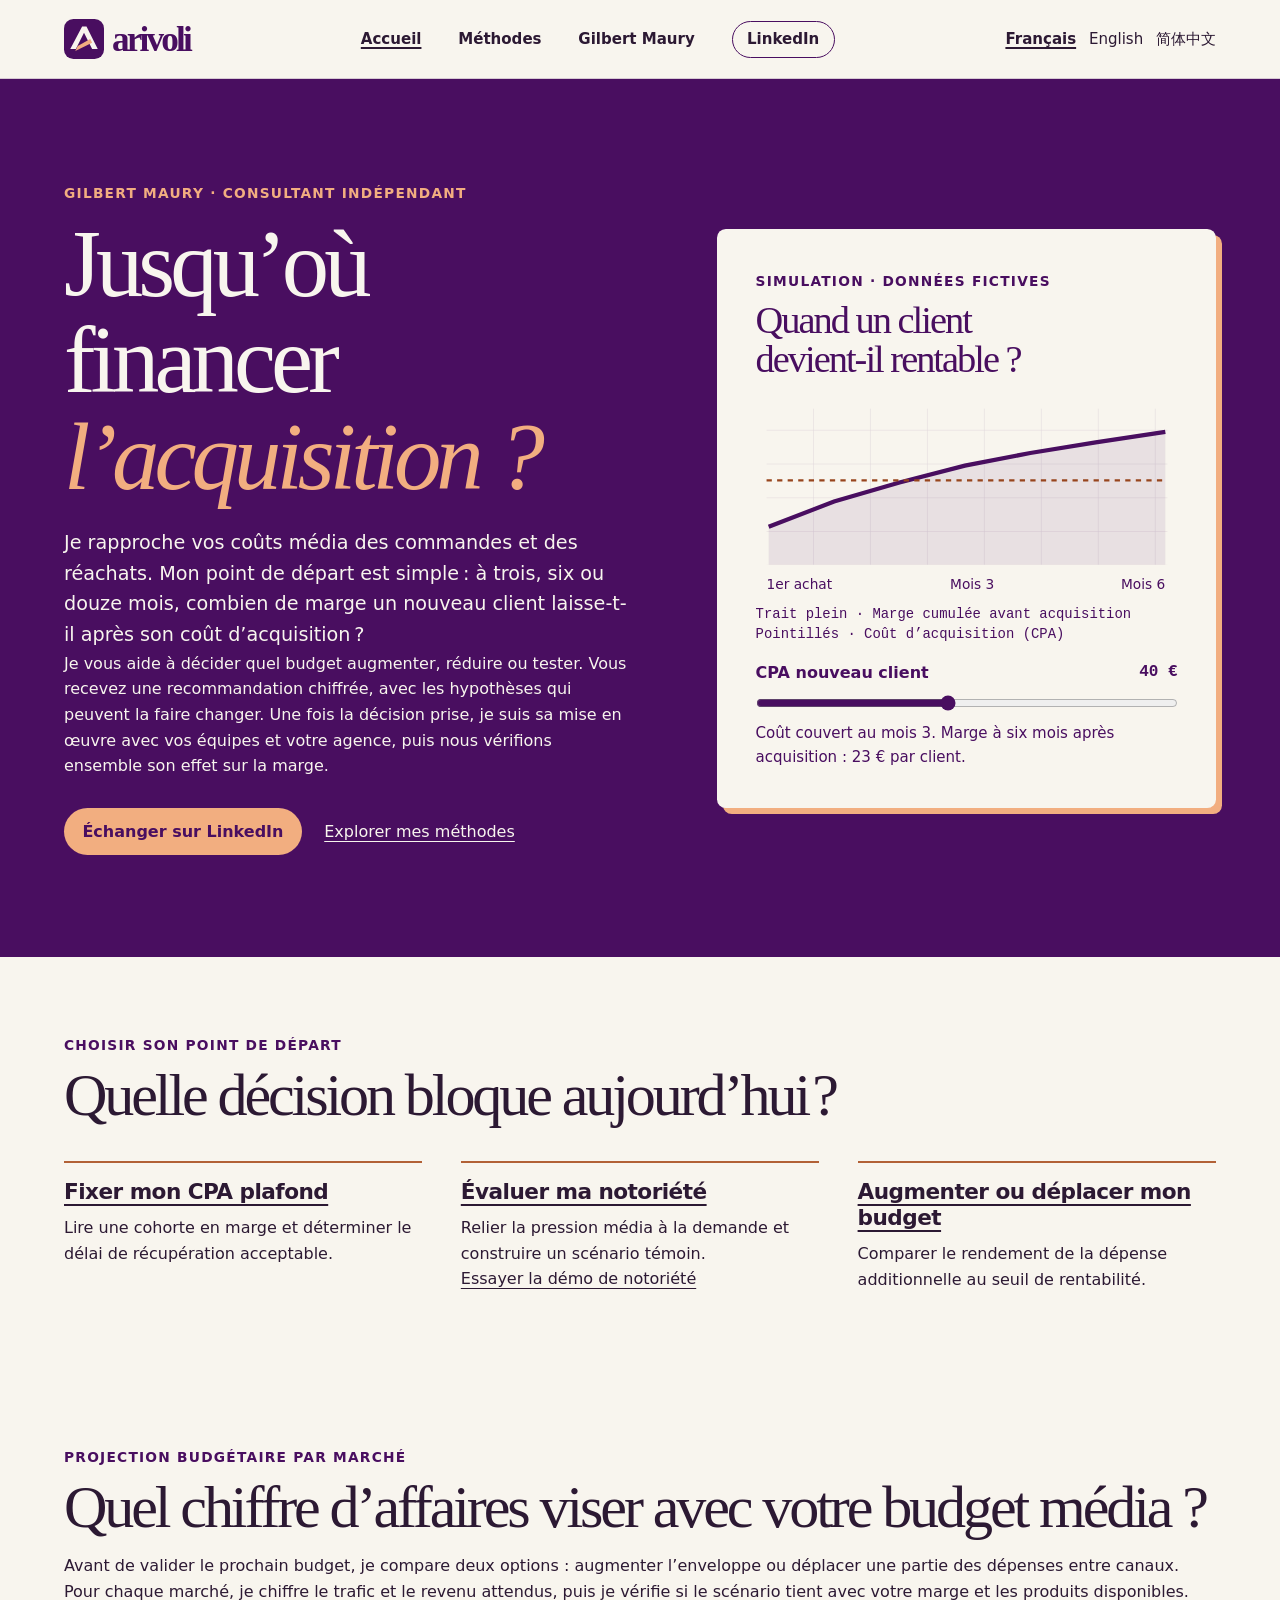
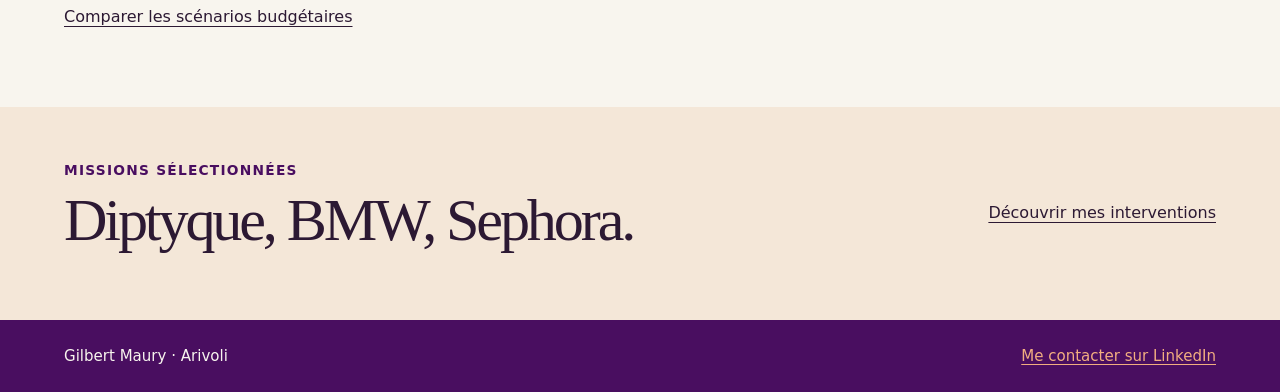
<file: index.html>
<!doctype html>
<html lang="fr"><head><meta charset="utf-8"><meta name="viewport" content="width=device-width, initial-scale=1"><title>Consultant en acquisition et rentabilité e-commerce | Arivoli</title>
<meta name="description" content="Gilbert Maury, consultant indépendant, relie coûts média, commandes et réachats pour fixer un CPA soutenable et piloter la rentabilité e-commerce.">
<meta name="author" content="Gilbert Maury">
<meta property="og:locale" content="fr_FR">
<meta property="og:type" content="website">
<meta property="og:site_name" content="Arivoli">
<meta property="og:title" content="Consultant en acquisition et rentabilité e-commerce | Arivoli">
<meta property="og:description" content="Gilbert Maury, consultant indépendant, relie coûts média, commandes et réachats pour fixer un CPA soutenable et piloter la rentabilité e-commerce.">
<meta property="og:url" content="https://arivoli.fr/">
<script type="application/ld+json">
{
  "@context": "https://schema.org",
  "@graph": [
    {
      "@type": "WebSite",
      "@id": "https://arivoli.fr/#website",
      "name": "Arivoli",
      "url": "https://arivoli.fr/",
      "inLanguage": "fr",
      "publisher": {
        "@id": "https://arivoli.fr/gilbert-maury.html#gilbert-maury"
      }
    },
    {
      "@type": "Person",
      "@id": "https://arivoli.fr/gilbert-maury.html#gilbert-maury",
      "name": "Gilbert Maury",
      "url": "https://arivoli.fr/gilbert-maury.html",
      "jobTitle": "Consultant indépendant en performance e-commerce",
      "sameAs": [
        "https://www.linkedin.com/in/gilbertmaury/"
      ]
    },
    {
      "@type": "WebPage",
      "@id": "https://arivoli.fr/#webpage",
      "url": "https://arivoli.fr/",
      "name": "Consultant en acquisition et rentabilité e-commerce | Arivoli",
      "description": "Gilbert Maury, consultant indépendant, relie coûts média, commandes et réachats pour fixer un CPA soutenable et piloter la rentabilité e-commerce.",
      "inLanguage": "fr",
      "isPartOf": {
        "@id": "https://arivoli.fr/#website"
      },
      "author": {
        "@id": "https://arivoli.fr/gilbert-maury.html#gilbert-maury"
      }
    }
  ]
}
</script>
<link rel="canonical" href="https://arivoli.fr/"><link rel="icon" href="assets/arivoli.svg"><link rel="stylesheet" href="assets/editorial.css"><script defer src="assets/cohorte.js"></script><link rel="alternate" hreflang="fr" href="https://arivoli.fr/">
<link rel="alternate" hreflang="en" href="https://arivoli.fr/en/">
<link rel="alternate" hreflang="zh-Hans" href="https://arivoli.fr/zh/">
<link rel="alternate" hreflang="x-default" href="https://arivoli.fr/">
</head>
<body><a class="skip" href="#contenu">Aller au contenu</a><header><div class="wrap bar"><a class="brand" href="./" aria-label="Arivoli, accueil"><img src="assets/arivoli.svg" width="40" height="40" alt="">arivoli</a><nav aria-label="Navigation principale"><a href="./" aria-current="page">Accueil</a><a href="priorites.html" >Méthodes</a><a href="gilbert-maury.html" >Gilbert Maury</a><a class="linkedin" href="https://www.linkedin.com/in/gilbertmaury/">LinkedIn</a></nav><nav class="languages" aria-label="Langues"><a lang="fr" hreflang="fr" href="/" aria-current="true">Français</a><a lang="en" hreflang="en" href="/en/">English</a><a lang="zh-Hans" hreflang="zh-Hans" href="/zh/">简体中文</a></nav></div></header><main id="contenu"><section class="hero"><div class="wrap split"><div><p class="label">Gilbert Maury · Consultant indépendant</p><h1>Jusqu’où financer <em>l’acquisition&nbsp;?</em></h1><p class="lead">Je rapproche vos coûts média des commandes et des réachats. Mon point de départ est simple : à trois, six ou douze mois, combien de marge un nouveau client laisse-t-il après son coût d’acquisition ?</p><p>Je vous aide à décider quel budget augmenter, réduire ou tester. Vous recevez une recommandation chiffrée, avec les hypothèses qui peuvent la faire changer. Une fois la décision prise, je suis sa mise en œuvre avec vos équipes et votre agence, puis nous vérifions ensemble son effet sur la marge.</p><div class="actions"><a class="button" href="https://www.linkedin.com/in/gilbertmaury/">Échanger sur LinkedIn</a><a href="priorites.html">Explorer mes méthodes</a></div></div>
<figure class="chart"><figcaption><span class="label">Simulation · Données fictives</span><h2>Quand un client devient-il rentable&nbsp;?</h2></figcaption><svg viewBox="0 0 400 190" role="img" aria-label="Marge cumulée par nouveau client, de 18 euros au premier achat à 63 euros au sixième mois."><defs><pattern id="grid" width="54" height="32" patternUnits="userSpaceOnUse"><path d="M54 0H0V32" fill="none" stroke="#490e60" opacity=".13"/></pattern></defs><rect x="10" y="12" width="380" height="148" fill="url(#grid)"/><path d="M12 124 74 100 136 82 198 66 260 54 322 44 388 34V160H12Z" fill="#490e60" opacity=".09"/><path class="curve" d="M12 124 74 100 136 82 198 66 260 54 322 44 388 34" fill="none" stroke="#490e60" stroke-width="4"/><line id="threshold" x1="10" x2="390" y1="80" y2="80" stroke="#490e60" stroke-dasharray="5 5"/><g font-size="13" fill="#490e60"><text x="10" y="183">1er achat</text><text x="184" y="183">Mois 3</text><text x="346" y="183">Mois 6</text></g></svg><p class="legend">Trait plein · Marge cumulée avant acquisition<br>Pointillés · Coût d’acquisition (CPA)</p><label for="cpa">CPA nouveau client <output id="cost" for="cpa">40 €</output></label><input type="range" id="cpa" min="15" max="70" value="40"><p id="result" aria-live="polite">Coût couvert au mois 3. À six mois, il reste 23 € de marge par client.</p></figure></div></section>
<section class="wrap section"><p class="label">Choisir son point de départ</p><h2>Quelle décision bloque aujourd’hui ?</h2><div class="columns"><article><h3><a href="priorites.html#cohortes">Fixer mon CPA plafond</a></h3><p>Lire une cohorte en marge et déterminer le délai de récupération acceptable.</p></article><article><h3><a href="priorites.html#notoriete">Évaluer ma notoriété</a></h3><p>Relier la pression média à la demande et construire un scénario témoin.</p><p><a href="/demo/">Essayer la démo de notoriété</a></p></article><article><h3><a href="priorites.html#marginal">Augmenter ou déplacer mon budget</a></h3><p>Comparer le rendement de la dépense additionnelle au seuil de rentabilité.</p></article></div></section><section class="wrap section"><p class="label">Projection budgétaire par marché</p><h2>Quel chiffre d’affaires viser avec votre budget média ?</h2><p>Avant de valider le prochain budget, je compare deux options : augmenter l’enveloppe ou déplacer une partie des dépenses entre canaux. Pour chaque marché, je chiffre le trafic et le revenu attendus, puis je vérifie si le scénario tient avec votre marge et les produits disponibles.</p><p><a href="priorites.html#projection">Comparer les scénarios budgétaires</a></p></section><section class="tint"><div class="wrap strip"><div><p class="label">Missions sélectionnées</p><h2>Diptyque, BMW, Sephora.</h2></div><a href="gilbert-maury.html">Découvrir mes interventions</a></div></section></main><footer><div class="wrap foot"><span>Gilbert Maury · Arivoli</span><a href="https://www.linkedin.com/in/gilbertmaury/">Me contacter sur LinkedIn</a></div></footer></body></html>
</file>
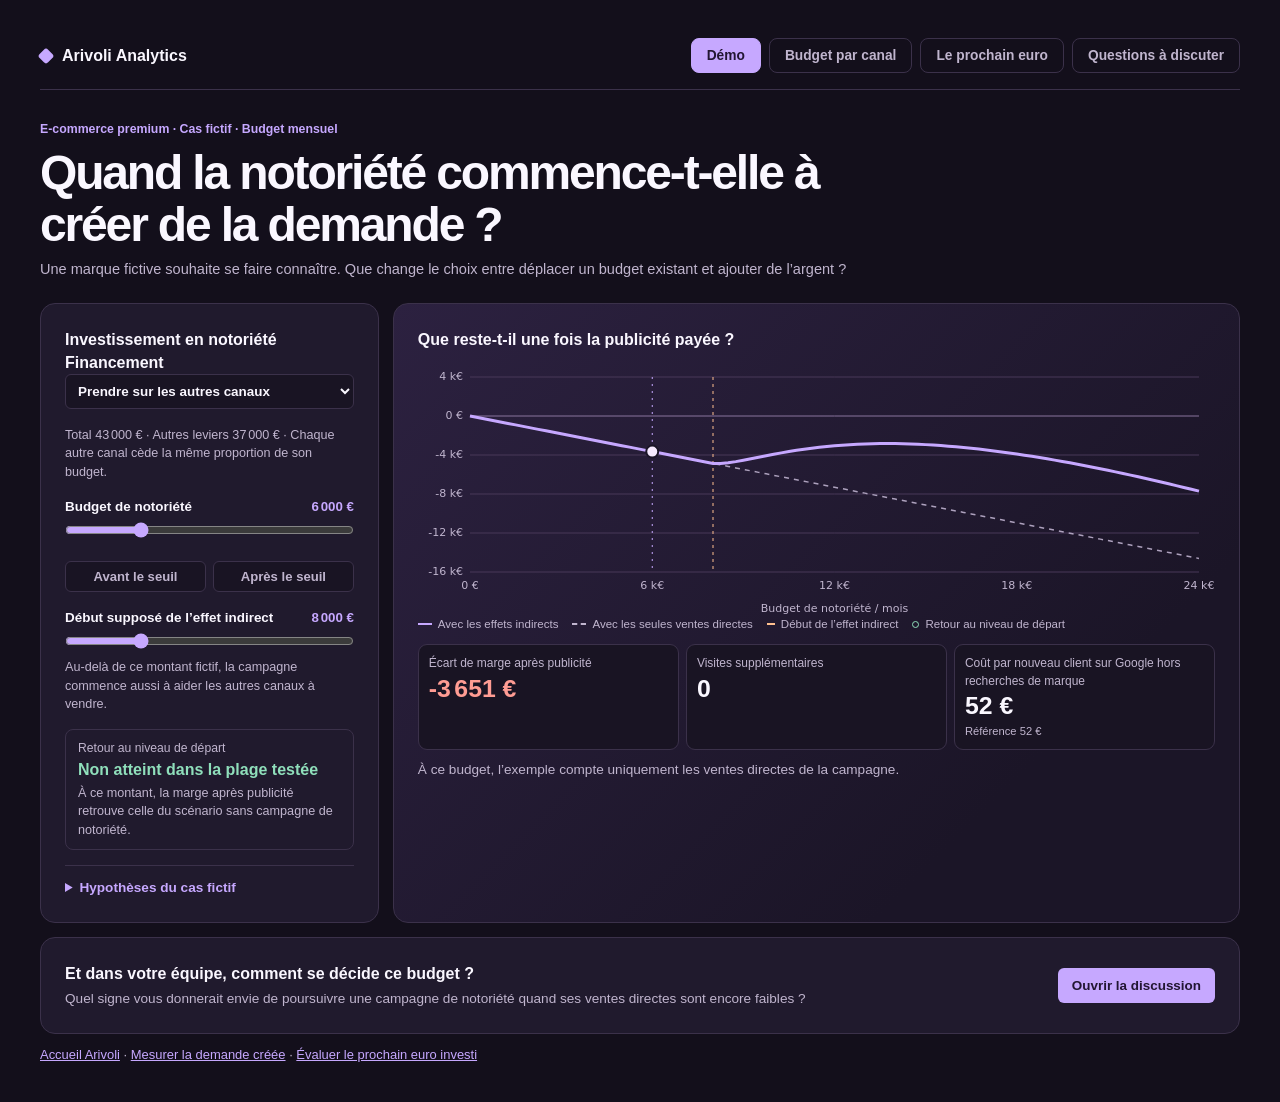
<file: demo/index.html>
<!DOCTYPE html>
<html lang="fr">
<head>
  <meta charset="UTF-8" />
  <meta name="viewport" content="width=device-width, initial-scale=1.0" />
  <title>Arivoli Analytics | Comment réfléchir à un budget publicitaire</title>
  <style>
    :root {
      --bg: #0f172a;
      --panel: #1e293b;
      --panel-2: #0b1120;
      --text: #f8fafc;
      --muted: #94a3b8;
      --border: #334155;
      --accent: #38bdf8;
      --accent-2: #22c55e;
      --warn: #f59e0b;
      --danger: #ef4444;
    }

    * { box-sizing: border-box; margin: 0; padding: 0; }

    body {
      font-family: -apple-system, BlinkMacSystemFont, "Segoe UI", Roboto, sans-serif;
      background: var(--bg);
      color: var(--text);
      line-height: 1.45;
      padding: 20px;
    }

    .container { max-width: 1340px; margin: 0 auto; }

    header {
      display: flex;
      flex-wrap: wrap;
      justify-content: space-between;
      align-items: center;
      gap: 16px;
      padding-bottom: 16px;
      border-bottom: 1px solid var(--border);
      margin-bottom: 20px;
    }

    .brand h1 { font-size: 1.28rem; font-weight: 700; }
    .brand p { color: var(--muted); font-size: 0.86rem; }

    .tabs { display: flex; gap: 8px; flex-wrap: wrap; }

    .tab-btn {
      background: var(--panel);
      color: var(--muted);
      border: 1px solid var(--border);
      padding: 9px 15px;
      border-radius: 8px;
      cursor: pointer;
      font-weight: 600;
      font-size: 0.86rem;
      transition: all 0.15s ease;
    }
    .tab-btn:hover { color: var(--text); border-color: var(--accent); }
    .tab-btn.active { background: var(--accent); color: #062033; border-color: var(--accent); }

    .tab-panel { display: none; }
    .tab-panel.active { display: block; }

    .grid-2 {
      display: grid;
      grid-template-columns: 315px 1fr;
      gap: 18px;
    }
    @media (max-width: 1020px) { .grid-2 { grid-template-columns: 1fr; } }

    .card {
      background: var(--panel);
      border: 1px solid var(--border);
      border-radius: 12px;
      padding: 18px;
    }
    .card h2 { font-size: 1rem; margin-bottom: 14px; }

    .control { margin-bottom: 14px; }
    .control-header {
      display: flex;
      justify-content: space-between;
      font-size: 0.84rem;
      margin-bottom: 5px;
      gap: 8px;
    }
    .control-header span:last-child { font-weight: 700; color: var(--accent); white-space: nowrap; }

    input[type="range"] { width: 100%; accent-color: var(--accent); cursor: pointer; }

    input[type="number"], select, input[type="text"] {
      background: var(--panel-2);
      color: var(--text);
      border: 1px solid var(--border);
      border-radius: 6px;
      padding: 5px 8px;
      font-size: 0.84rem;
    }
    input[type="number"] {
      width: 84px;
      text-align: right;
      font-weight: 600;
      font-variant-numeric: tabular-nums;
    }
    input[type="number"]:focus, select:focus, input[type="text"]:focus {
      outline: none;
      border-color: var(--accent);
    }

    select { width: 100%; margin-bottom: 14px; padding: 8px; font-weight: 600; }

    .pill-group { display: flex; gap: 6px; margin-bottom: 14px; }
    .pill-btn {
      flex: 1;
      background: var(--panel-2);
      color: var(--muted);
      border: 1px solid var(--border);
      padding: 7px 10px;
      border-radius: 6px;
      font-size: 0.82rem;
      font-weight: 600;
      cursor: pointer;
    }
    .pill-btn:hover { color: var(--text); }
    .pill-btn.active {
      background: rgba(56, 189, 248, 0.18);
      color: var(--accent);
      border-color: var(--accent);
    }

    .kpis {
      display: grid;
      grid-template-columns: repeat(auto-fit, minmax(175px, 1fr));
      gap: 12px;
      margin-bottom: 16px;
    }
    .kpi {
      background: var(--panel-2);
      border: 1px solid var(--border);
      border-radius: 10px;
      padding: 12px;
    }
    .kpi .label { font-size: 0.72rem; color: var(--muted); text-transform: uppercase; letter-spacing: 0.04em; }
    .kpi .value { font-size: 1.32rem; font-weight: 700; margin-top: 3px; }
    .kpi .sub { font-size: 0.75rem; color: var(--muted); margin-top: 2px; }

    .pos { color: var(--accent-2); }
    .neg { color: var(--danger); }
    .warn { color: var(--warn); }

    .table-wrap { overflow-x: auto; }
    table { width: 100%; border-collapse: collapse; font-size: 0.83rem; }
    th, td { text-align: left; padding: 8px 6px; border-bottom: 1px solid var(--border); white-space: nowrap; }
    th { color: var(--muted); font-weight: 600; }
    td.num, th.num { text-align: right; font-variant-numeric: tabular-nums; }
    tr.halo-row td { background: rgba(56, 189, 248, 0.07); color: #bae6fd; }
    tr.total-row td { font-weight: 700; border-top: 2px solid var(--border); background: rgba(11, 17, 32, 0.65); }

    .tag-funnel {
      display: inline-block;
      padding: 2px 7px;
      border-radius: 4px;
      font-size: 0.72rem;
      font-weight: 600;
      background: #0b1120;
      border: 1px solid var(--border);
      color: var(--muted);
    }

    .badge {
      display: inline-block;
      padding: 2px 8px;
      border-radius: 999px;
      font-size: 0.72rem;
      font-weight: 600;
    }
    .badge-ok { background: rgba(34, 197, 94, 0.16); color: #4ade80; }
    .badge-warn { background: rgba(245, 158, 11, 0.16); color: #fbbf24; }
    .badge-bad { background: rgba(239, 68, 68, 0.16); color: #f87171; }

    canvas {
      width: 100%;
      height: 315px;
      background: var(--panel-2);
      border-radius: 10px;
      border: 1px solid var(--border);
      display: block;
    }

    /* FICHES DÉCISION EN COLONNE VERTICALE (1, 2, 3...) TYPE TO-DO */
    .todo-stack {
      display: flex;
      flex-direction: column;
      gap: 10px;
    }

    .todo-row {
      display: grid;
      grid-template-columns: 36px 24px 1fr auto;
      align-items: start;
      gap: 12px;
      background: var(--panel-2);
      border: 1px solid var(--border);
      border-radius: 10px;
      padding: 13px 14px;
      transition: opacity 0.15s ease, border-color 0.15s ease;
    }
    .todo-row.done { opacity: 0.55; border-color: #1e293b; }
    .todo-row.done .todo-action { text-decoration: line-through; color: var(--muted); }

    @media (max-width: 760px) {
      .todo-row { grid-template-columns: 32px 24px 1fr; }
      .todo-meta { grid-column: 3; }
    }

    .todo-num {
      width: 30px;
      height: 30px;
      border-radius: 7px;
      background: var(--accent);
      color: #062033;
      font-weight: 800;
      font-size: 0.9rem;
      display: flex;
      align-items: center;
      justify-content: center;
    }

    .todo-checkbox {
      width: 18px;
      height: 18px;
      margin-top: 6px;
      accent-color: var(--accent-2);
      cursor: pointer;
    }

    .todo-action {
      font-size: 0.95rem;
      font-weight: 700;
      color: var(--text);
      margin-bottom: 4px;
    }

    .todo-detail {
      font-size: 0.84rem;
      color: var(--muted);
    }

    .todo-meta {
      display: flex;
      flex-direction: column;
      align-items: flex-end;
      gap: 5px;
      font-size: 0.78rem;
      white-space: nowrap;
    }

    .meta-pill {
      padding: 3px 8px;
      border-radius: 6px;
      background: var(--panel);
      border: 1px solid var(--border);
      color: var(--text);
      font-weight: 600;
    }

    .add-todo-form {
      display: grid;
      grid-template-columns: 1fr 220px 150px auto;
      gap: 8px;
      margin-top: 16px;
      padding-top: 14px;
      border-top: 1px solid var(--border);
    }
    @media (max-width: 820px) { .add-todo-form { grid-template-columns: 1fr; } }

    .btn-primary {
      background: var(--accent);
      color: #062033;
      border: none;
      border-radius: 6px;
      padding: 8px 14px;
      font-weight: 700;
      font-size: 0.84rem;
      cursor: pointer;
    }
    .btn-primary:hover { filter: brightness(1.08); }

    .note { margin-top: 12px; font-size: 0.81rem; color: var(--muted); }
    :root {
      --bg: #130f1b;
      --panel: #201a2d;
      --panel-2: #191423;
      --border: #3b314a;
      --text: #faf7ff;
      --muted: #c0b5ce;
      --accent: #c6a8ff;
      --accent-2: #8fdfbb;
      --danger: #ff9c93;
      --warn: #ffbf8f;
    }

    body { padding: clamp(16px, 3vw, 38px); }
    .container { max-width: 1200px; }
    header { gap: 16px; margin-bottom: 26px; }
    .brand { display: flex; align-items: center; gap: 10px; font-weight: 750; }
    .brand-mark { width: 12px; height: 12px; background: var(--accent); transform: rotate(45deg); border-radius: 3px; }
    .tab-btn { background: transparent; }
    .tab-btn.active, .btn-primary { color: #221633; }
    .pill-btn.active, tr.halo-row td { background: #302340; color: var(--accent); }
    .grid-2 > *, .demo-grid > * { min-width: 0; }
    .tag-funnel { background: var(--panel-2); }
    .todo-meta { white-space: normal; }
    :focus-visible { outline: 2px solid var(--accent); outline-offset: 4px; }

    .demo-intro { margin-bottom: 23px; }
    .demo-context { display: inline-block; color: var(--accent); font-size: .77rem; font-weight: 700; margin-bottom: 8px; }
    .demo-intro h1 { font-size: clamp(1.8rem, 4vw, 3rem); line-height: 1.08; letter-spacing: -.045em; max-width: 24ch; }
    .demo-intro p, .demo-hint { color: var(--muted); font-size: .91rem; margin-top: 8px; }
    .demo-grid { display: grid; grid-template-columns: minmax(245px, .8fr) minmax(0, 2fr); gap: 14px; }
    .demo-controls, .demo-results, .demo-next { border: 1px solid var(--border); border-radius: 15px; padding: clamp(14px, 2.2vw, 24px); }
    .demo-controls { background: var(--panel); }
    .demo-results { background: linear-gradient(135deg, #2c2140, #1b1527 75%); }
    .demo-grid h2, .demo-next h2 { font-size: 1rem; }
    .demo-controls .control { margin: 16px 0; }
    .demo-controls label { font-weight: 650; }
    .demo-controls output { color: var(--accent); font-size: .83rem; font-weight: 750; white-space: nowrap; }
    .demo-controls .demo-hint { font-size: .79rem; margin: 3px 0 0; }
    .demo-controls details { border-top: 1px solid var(--border); padding-top: 12px; }
    summary { cursor: pointer; color: var(--accent); font-weight: 650; font-size: .85rem; }
    .demo-signals { display: grid; grid-template-columns: repeat(3, minmax(0, 1fr)); gap: 7px; margin: 12px 0 8px; }
    .demo-signal { background: var(--panel-2); border: 1px solid var(--border); border-radius: 9px; padding: 10px; }
    .demo-signal span { display: block; color: var(--muted); font-size: .75rem; }
    .demo-signal strong { display: block; font-size: clamp(1rem, 2vw, 1.55rem); font-variant-numeric: tabular-nums; line-height: 1.3; }
    .demo-verdict { color: var(--muted); font-size: .85rem; margin-top: 10px; min-height: 2.5em; }
    .demo-next { display: grid; grid-template-columns: 1fr auto; align-items: center; gap: 14px; margin-top: 14px; background: var(--panel); }
    .demo-next p { margin-top: 4px; color: var(--muted); font-size: .85rem; }
    .demo-next .btn-primary { padding: 10px 14px; }
    .demo-pilot { margin-top: 12px; border-top: 1px solid var(--border); padding-top: 12px; font-size: .85rem; }
    .demo-pilot dl { display: grid; grid-template-columns: max-content 1fr; gap: 4px 12px; margin: 8px 0 0; }
    .demo-pilot dt { color: var(--text); font-weight: 650; }
    .demo-pilot dd { color: var(--muted); }
    @media (max-width: 760px) {
      .demo-grid, .demo-next { grid-template-columns: 1fr; }
      .demo-next .btn-primary { justify-self: start; }
      .demo-signal { padding: 7px; }
    }
    .demo-intro h1 { max-width: 31ch; }
    .demo-presets { display: flex; gap: 7px; }
    .demo-breakeven { margin: 15px 0; padding: 10px 12px; border: 1px solid var(--border); border-radius: 8px; }
    .demo-breakeven span { display: block; font-size: .76rem; color: var(--muted); }
    .demo-breakeven strong { color: var(--accent-2); }
    .demo-figure { margin: 10px 0 0; }
    #traction-chart { height: 255px; border: none; background: transparent; }
    .demo-legend { display: flex; gap: 6px 14px; flex-wrap: wrap; color: var(--muted); font-size: .72rem; }
    .demo-legend span { display: inline-flex; gap: 6px; align-items: center; }
    .demo-legend i { width: 14px; border-top: 2px solid var(--accent); }
    .demo-legend .legend-dashed { border-top: 2px dashed var(--muted); }
    .demo-legend .legend-threshold { border-color: var(--warn); width: 8px; }
    .demo-legend .legend-break { width: 7px; height: 7px; border: 1px solid var(--accent-2); border-radius: 50%; }
    .demo-signal small { color: var(--muted); display: block; font-size: .7rem; }
    @media (max-width: 500px) {
      #traction-chart { height: 220px; }
      .demo-grid { gap: 10px; }
    }
  a {color:var(--accent)}
</style>
</head>
<body>
  <div class="container">
    <header>
      <div class="brand"><span class="brand-mark" aria-hidden="true"></span>Arivoli Analytics</div>
      <nav class="tabs" aria-label="Vues du simulateur">
        <button class="tab-btn active" data-tab="demo" aria-pressed="true">Démo</button>
        <button class="tab-btn" data-tab="funnel" aria-pressed="false">Budget par canal</button>
        <button class="tab-btn" data-tab="saturation" aria-pressed="false">Le prochain euro</button>
        <button class="tab-btn" data-tab="fiche" aria-pressed="false">Questions à discuter</button>
      </nav>
    </header>

    <section id="demo" class="tab-panel active" aria-labelledby="demo-title">
      <div class="demo-intro">
        <span class="demo-context">E-commerce premium · Cas fictif · Budget mensuel</span>
        <h1 id="demo-title">Quand la notoriété commence-t-elle à créer de la demande&nbsp;?</h1>
        <p>Une marque fictive souhaite se faire connaître. Que change le choix entre déplacer un budget existant et ajouter de l’argent ?</p>
      </div>

      <div class="demo-grid">
        <aside class="demo-controls">
          <h2>Investissement en notoriété</h2>
          <label for="funding">Financement</label>
          <select id="funding"><option value="transfer" selected>Prendre sur les autres canaux</option><option value="extra">Augmenter le budget total</option></select>
          <p id="allocation" class="demo-hint"></p>
          <div class="control">
            <div class="control-header">
              <label for="demo-budget">Budget de notoriété</label>
              <output id="demo-budget-value" for="demo-budget"></output>
            </div>
            <input type="range" id="demo-budget" min="0" max="24000" step="500" value="6000">
          </div>
          <div class="demo-presets" aria-label="Budgets de démonstration">
            <button type="button" id="demo-before" class="pill-btn">Avant le seuil</button>
            <button type="button" id="demo-after" class="pill-btn">Après le seuil</button>
          </div>
          <div class="control">
            <div class="control-header">
              <label for="demo-threshold">Début supposé de l’effet indirect</label>
              <output id="demo-threshold-value" for="demo-threshold"></output>
            </div>
            <input type="range" id="demo-threshold" min="4000" max="20000" step="500" value="8000" aria-describedby="demo-threshold-help">
            <p class="demo-hint" id="demo-threshold-help">Au-delà de ce montant fictif, la campagne commence aussi à aider les autres canaux à vendre.</p>
          </div>
          <div class="demo-breakeven">
            <span>Retour au niveau de départ</span>
            <strong id="demo-breakeven"></strong>
            <p class="demo-hint">À ce montant, la marge après publicité retrouve celle du scénario sans campagne de notoriété.</p>
          </div>
          <details>
            <summary>Hypothèses du cas fictif</summary>
            <p class="demo-hint">Dans cet exemple, 100 € de ventes laissent 45 € avant publicité. Les ventes directes par euro de notoriété restent fixes. Au-delà du seuil choisi, les autres canaux peuvent vendre davantage par euro dépensé (jusqu’à +18 %) et attirer une plus grande part de nouveaux clients (jusqu’à +12 points). La demande supplémentaire peut atteindre 25 %. Pour estimer les visites, on suppose 2,5 achats pour 100 visites et un panier moyen de 125 €.</p>
          </details>
        </aside>

        <div class="demo-results">
          <h2>Que reste-t-il une fois la publicité payée ?</h2>
          <figure class="demo-figure">
            <canvas id="traction-chart" aria-label="Courbe de contribution simulée selon le budget de notoriété" aria-describedby="demo-verdict"></canvas>
            <figcaption class="demo-legend">
              <span><i class="legend-solid"></i>Avec les effets indirects</span>
              <span><i class="legend-dashed"></i>Avec les seules ventes directes</span>
              <span><i class="legend-threshold"></i>Début de l’effet indirect</span>
              <span><i class="legend-break"></i>Retour au niveau de départ</span>
            </figcaption>
          </figure>
          <div class="demo-signals" aria-label="Résultats simulés">
            <div class="demo-signal"><span>Écart de marge après publicité</span><strong id="demo-contribution"></strong></div>
            <div class="demo-signal"><span>Visites supplémentaires</span><strong id="demo-visits"></strong></div>
            <div class="demo-signal"><span>Coût par nouveau client sur Google hors recherches de marque</span><strong id="demo-search-cpa"></strong><small id="demo-search-baseline"></small></div>
          </div>
          <p id="demo-verdict" class="demo-verdict" aria-live="polite"></p>
        </div>
      </div>

      <div class="demo-next">
        <div>
          <h2>Et dans votre équipe, comment se décide ce budget ?</h2>
          <p>Quel signe vous donnerait envie de poursuivre une campagne de notoriété quand ses ventes directes sont encore faibles ?</p>
          <div class="demo-pilot" id="demo-pilot" hidden>
            <dl>
              <dt>Budget</dt><dd>Lors de votre dernier lancement, d’où venait le budget ?</dd>
              <dt>Demande</dt><dd>Avez-vous vu davantage de personnes chercher la marque ou revenir sur le site ?</dd>
              <dt>Rentabilité</dt><dd>Combien de temps laissez-vous à une campagne avant de juger ce qu’elle rapporte ?</dd>
            </dl>
          </div>
        </div>
        <button type="button" id="pilot-button" class="btn-primary" aria-expanded="false" aria-controls="demo-pilot">Ouvrir la discussion</button>
      </div>
    </section>

    <!-- ONGLET 1 : COMPOSITION CANAL x FUNNEL + POAS + TRIPLE HALO -->
    <section id="funnel" class="tab-panel">
      <div class="grid-2">
        <div class="card">
          <h2>Que coûte une vente dans cet exemple ?</h2>

          <div class="control">
            <div class="control-header">
              <span>Coûts hors publicité, en % des ventes</span>
              <span id="v-costs"></span>
            </div>
            <input type="range" id="costs" min="25" max="80" step="1" value="55" />
            <div class="note" style="margin-top: 3px;">Produit, logistique, retours, remises et frais (avant dépense média).</div>
          </div>

          <hr style="border: 0; border-top: 1px solid var(--border); margin: 16px 0;" />
          <h2 style="font-size: 0.92rem; color: var(--accent);">Quels effets indirects peut-on imaginer ?</h2>

          <div class="control">
            <div class="control-header">
              <span>Demande supplémentaire</span>
              <span id="v-halo-vol"></span>
            </div>
            <input type="range" id="halo-vol" min="0" max="30" step="1" value="12" />
          </div>

          <div class="control">
            <div class="control-header">
              <span>Ventes par euro dépensé sur les autres canaux</span>
              <span id="v-halo-eff"></span>
            </div>
            <input type="range" id="halo-eff" min="0" max="25" step="1" value="10" />
          </div>

          <div class="control">
            <div class="control-header">
              <span>Hausse de la part de nouveaux clients</span>
              <span id="v-halo-nc"></span>
            </div>
            <input type="range" id="halo-nc" min="0" max="20" step="1" value="8" />
          </div>

          <button id="reset-mix" class="pill-btn" style="width: 100%; margin-top: 6px;">Revenir aux budgets et rendements de départ</button>
        </div>

        <div class="card">
          <h2>Que change la répartition du budget ?</h2>
          <div class="kpis">
            <div class="kpi">
              <div class="label">Budget Média Total</div>
              <div class="value" id="k-spend"></div>
              <div class="sub">Somme des canaux</div>
            </div>
            <div class="kpi">
              <div class="label">Ventes par euro de publicité</div>
              <div class="value" id="k-roas"></div>
              <div class="sub" id="k-rev">Revenu total généré</div>
            </div>
            <div class="kpi">
              <div class="label">Part de nouveaux clients</div>
              <div class="value" id="k-nc-share"></div>
              <div class="sub" id="k-nc-cpa">Coût par nouveau client</div>
            </div>
            <div class="kpi">
              <div class="label">Marge après publicité</div>
              <div class="value" id="k-profit"></div>
              <div class="sub" id="k-poas-ratio">Après coûts variables et dépenses média</div>
            </div>
          </div>

          <div class="table-wrap">
            <table>
              <thead>
                <tr>
                  <th>Canal</th>
                  <th>Rôle du canal</th>
                  <th class="num">Budget (€)</th>
                  <th class="num">Ventes par euro au départ</th>
                  <th class="num">Avec effet indirect</th>
                  <th class="num">Part des ventes due à la publicité</th>
                  <th class="num">Nouveaux clients (%)</th>
                  <th class="num">Marge après publicité (€)</th>
                  <th>Statut</th>
                </tr>
              </thead>
              <tbody id="mix-rows"></tbody>
              <tfoot id="mix-total"></tfoot>
            </table>
          </div>

          <p class="note">
            <strong>Comment lire le tableau ?</strong> La marge tient compte des ventes que l’exemple attribue à la publicité, des coûts de vente et du budget dépensé. Essayez de ramener le budget de notoriété à zéro et regardez aussi les autres lignes.
          </p>
        </div>
      </div>
    </section>

    <!-- ONGLET 2 : SATURATION & COÛT INCRÉMENTAL PAR FENÊTRE -->
    <section id="saturation" class="tab-panel">
      <div class="grid-2">
        <div class="card">
          <h2>Que rapporte la prochaine tranche de budget ?</h2>

          <div class="control-header"><span>Canal de l’exemple</span></div>
          <select id="sat-channel">
            <option value="shopping">Google Shopping / PMax — Hors-Marque</option>
            <option value="search">Google Search — Hors-Marque</option>
            <option value="social">Meta / Social — Acquisition</option>
          </select>

          <div class="control-header"><span>Période</span></div>
          <div class="pill-group" id="window-selector">
            <button class="pill-btn active" data-win="month">1 Mois</button>
            <button class="pill-btn" data-win="week">1 Semaine</button>
            <button class="pill-btn" data-win="day">1 Jour</button>
          </div>

          <div class="control">
            <div class="control-header">
              <span>Budget atteint dans l’exemple</span>
              <span id="v-step-spend"></span>
            </div>
            <input type="range" id="step-spend" min="1" max="20" step="1" value="11" />
          </div>

          <div class="control">
            <div class="control-header">
              <span>Ventes souhaitées par euro supplémentaire</span>
              <span id="v-roas-floor"></span>
            </div>
            <input type="range" id="roas-floor" min="1.5" max="4.5" step="0.1" value="2.8" />
          </div>

          <div class="kpis" style="margin-top: 12px;">
            <div class="kpi">
              <div class="label">Ventes par euro supplémentaire</div>
              <div class="value" id="k-mroas"></div>
              <div class="sub" id="k-stop-msg"></div>
            </div>
            <div class="kpi">
              <div class="label">Coût d’une vente supplémentaire</div>
              <div class="value" id="k-mcpa"></div>
              <div class="sub" id="k-mpoas">Marge de cette tranche</div>
            </div>
          </div>

          <p class="note">
            Les courbes fictives sont distinctes selon la fenêtre choisie. La vue jour illustre un décrochage que des moyennes peuvent masquer.
          </p>
        </div>

        <div class="card">
          <h2 id="sat-chart-title">Que rapporte chaque tranche de budget ?</h2>
          <canvas id="satCanvas" width="760" height="315"></canvas>
          <p class="note">
            La courbe bleue additionne les ventes supplémentaires. La courbe orange indique ce que rapporte chaque euro de la dernière tranche. La zone rouge commence quand ce rendement passe sous le repère choisi.
          </p>
        </div>
      </div>
    </section>

    <!-- ONGLET 3 : FICHES DÉCISION EN COLONNE (1, 2, 3...) STYLE TO-DO -->
    <section id="fiche" class="tab-panel">
      <div class="card">
        <h2>Quelles questions cet exemple soulève-t-il ?</h2>

        <p class="note" style="margin: 0 0 14px;">Choisissez une question pour lancer la discussion, ou ajoutez la vôtre.</p>
        <div class="todo-stack" id="todo-stack"></div>

        <form class="add-todo-form" id="add-todo-form">
          <input type="text" id="new-action" placeholder="Une question à discuter…" required />
          <input type="text" id="new-guard" placeholder="Quel chiffre regarder ?" required />
          <input type="text" id="new-owner" placeholder="Avec qui et quand ?" required />
          <button type="submit" class="btn-primary">+ Ajouter</button>
        </form>
      </div>
    </section>
  </div>

  <script>
    const fmtEur = (n) =>
      new Intl.NumberFormat("fr-FR", { style: "currency", currency: "EUR", maximumFractionDigits: 0 }).format(n);

    // Onglets
    document.querySelectorAll(".tab-btn").forEach((btn) => {
      btn.addEventListener("click", () => {
        document.querySelectorAll(".tab-btn").forEach((b) => {
          b.classList.toggle("active", b === btn);
          b.setAttribute("aria-pressed", String(b === btn));
        });
        document.querySelectorAll(".tab-panel").forEach((p) => p.classList.remove("active"));
        document.getElementById(btn.dataset.tab).classList.add("active");
        if (btn.dataset.tab === "saturation") drawSaturation();
      });
    });

    // =========================================================================
    // ONGLET 1 : COMPOSITION CANAL x FUNNEL + POAS + TRIPLE HALO
    // =========================================================================
    const defaultChannels = [
      { channel: "Meta / Vidéo", funnel: "Awareness", spend: 12000, roas: 1.4, inc: 0.92, baseNc: 0.82, aov: 115, isAwareness: true },
      { channel: "Meta / Social", funnel: "Considération", spend: 10000, roas: 2.7, inc: 0.78, baseNc: 0.68, aov: 120, isAwareness: false },
      { channel: "Google Shopping / PMax", funnel: "Conversion Hors-Marque", spend: 18000, roas: 4.1, inc: 0.74, baseNc: 0.61, aov: 130, isAwareness: false },
      { channel: "Google Search", funnel: "Conversion Hors-Marque", spend: 9000, roas: 3.7, inc: 0.80, baseNc: 0.65, aov: 125, isAwareness: false },
      { channel: "Google Search", funnel: "Conversion Marque", spend: 6000, roas: 8.5, inc: 0.22, baseNc: 0.28, aov: 135, isAwareness: false }
    ];

    let channelsState = JSON.parse(JSON.stringify(defaultChannels));

    const fEls = {
      costs: document.getElementById("costs"),
      haloVol: document.getElementById("halo-vol"),
      haloEff: document.getElementById("halo-eff"),
      haloNc: document.getElementById("halo-nc")
    };

    function renderMixTable() {
      const tbody = document.getElementById("mix-rows");
      tbody.innerHTML = channelsState.map((row, idx) => `
        <tr>
          <td><strong>${row.channel}</strong></td>
          <td><span class="tag-funnel">${({"Awareness":"Notoriété","Conversion Hors-Marque":"Ventes hors recherches de marque","Conversion Marque":"Ventes sur recherches de marque"}[row.funnel] || row.funnel)}</span></td>
          <td class="num">
            <input type="number" class="in-spend" data-idx="${idx}" min="0" step="500" value="${row.spend}" />
          </td>
          <td class="num">
            <input type="number" class="in-roas" data-idx="${idx}" min="0" max="25" step="0.1" value="${row.roas}" />
          </td>
          <td class="num" id="cell-roas-eff-${idx}"></td>
          <td class="num">${Math.round(row.inc * 100)}%</td>
          <td class="num" id="cell-nc-${idx}"></td>
          <td class="num" id="cell-poas-${idx}"></td>
          <td id="cell-badge-${idx}"></td>
        </tr>
      `).join("") + `
        <tr class="halo-row" id="halo-vol-row">
          <td><strong>Demande supplémentaire</strong></td>
          <td><span class="tag-funnel">Demande induite</span></td>
          <td class="num">0 €</td>
          <td class="num">—</td>
          <td class="num" id="cell-halo-rev"></td>
          <td class="num">85%</td>
          <td class="num" id="cell-halo-nc"></td>
          <td class="num pos" id="cell-halo-poas"></td>
          <td><span class="badge badge-ok">Volume simulé</span></td>
        </tr>
      `;

      document.querySelectorAll(".in-spend").forEach((inp) => {
        inp.addEventListener("input", (e) => {
          const i = Number(e.target.dataset.idx);
          channelsState[i].spend = Math.max(0, Number(e.target.value) || 0);
          recalcMix();
        });
      });

      document.querySelectorAll(".in-roas").forEach((inp) => {
        inp.addEventListener("input", (e) => {
          const i = Number(e.target.dataset.idx);
          channelsState[i].roas = Math.max(0, Number(e.target.value) || 0);
          recalcMix();
        });
      });

      recalcMix();
    }

    function getNetMarginRate() {
      return 1 - Number(fEls.costs.value) / 100;
    }

    function calculateMix(channels, { netMargin, haloVol, haloEff, haloNc, haloResponse, haloRevenueBase }) {
      const awarenessSpend = channels
        .filter((row) => row.isAwareness)
        .reduce((sum, row) => sum + row.spend, 0);
      const awarenessFactor = haloResponse ?? Math.min(1.5, awarenessSpend / 12000);

      let totSpend = 0;
      let totChannelRev = 0;
      let totIncRev = 0;
      let totOrders = 0;
      let totNewClients = 0;
      let lowerFunnelRev = 0;

      const byChannel = channels.map((row) => {
        const effMult = row.isAwareness ? 1 : 1 + haloEff * awarenessFactor;
        const roasEff = row.roas * effMult;
        const channelRev = row.spend * roasEff;
        const incRev = channelRev * row.inc;
        const poasNetEur = incRev * netMargin - row.spend;
        const ncRate = Math.min(0.95, row.baseNc + (row.isAwareness ? 0 : haloNc * awarenessFactor));
        const orders = channelRev / row.aov;

        totSpend += row.spend;
        totChannelRev += channelRev;
        totIncRev += incRev;
        totOrders += orders;
        totNewClients += orders * ncRate;
        if (!row.isAwareness) lowerFunnelRev += channelRev;
        return { roasEff, ncRate, poasNetEur };
      });

      const haloVolRev = (haloRevenueBase ?? lowerFunnelRev) * haloVol * awarenessFactor;
      const haloVolIncRev = haloVolRev * 0.85;
      const haloVolPoasEur = haloVolIncRev * netMargin;
      const haloNcRate = Math.min(0.95, 0.72 + haloNc * awarenessFactor);
      const haloOrders = haloVolRev / 125;
      const grandTotalRev = totChannelRev + haloVolRev;
      const grandTotalIncRev = totIncRev + haloVolIncRev;
      const grandTotalOrders = totOrders + haloOrders;
      const grandTotalNc = totNewClients + haloOrders * haloNcRate;
      const totPoasEur = grandTotalIncRev * netMargin - totSpend;

      return {
        byChannel, haloVolRev, haloNcRate, haloVolPoasEur,
        totSpend, grandTotalRev, grandTotalNc, totPoasEur,
        composedRoas: totSpend > 0 ? grandTotalRev / totSpend : 0,
        totPoasRatio: totSpend > 0 ? totPoasEur / totSpend : 0,
        ncShare: grandTotalOrders > 0 ? grandTotalNc / grandTotalOrders : 0,
        ncCpa: grandTotalNc > 0 ? totSpend / grandTotalNc : 0,
        avgIncShare: grandTotalRev > 0 ? grandTotalIncRev / grandTotalRev : 0
      };
    }

    function recalcMix() {
      const costsPct = Number(fEls.costs.value);
      const netMargin = 1 - costsPct / 100; // Part disponible après coûts produit/logistique/retours/frais
      const haloVol = Number(fEls.haloVol.value) / 100;
      const haloEff = Number(fEls.haloEff.value) / 100;
      const haloNc = Number(fEls.haloNc.value) / 100;

      document.getElementById("v-costs").textContent = costsPct + "%";
      document.getElementById("v-halo-vol").textContent = "+" + Math.round(haloVol * 100) + "%";
      document.getElementById("v-halo-eff").textContent = "+" + Math.round(haloEff * 100) + "%";
      document.getElementById("v-halo-nc").textContent = "+" + Math.round(haloNc * 100) + " pts";

      const {
        byChannel, haloVolRev, haloNcRate, haloVolPoasEur, totSpend, grandTotalRev,
        totPoasEur, composedRoas, totPoasRatio, ncShare, ncCpa, avgIncShare
      } = calculateMix(channelsState, { netMargin, haloVol, haloEff, haloNc });

      byChannel.forEach(({ roasEff, ncRate, poasNetEur }, idx) => {
        const row = channelsState[idx];
        document.getElementById(`cell-roas-eff-${idx}`).textContent = roasEff.toFixed(2) + "x";
        document.getElementById(`cell-nc-${idx}`).textContent = Math.round(ncRate * 100) + "%";

        const pCell = document.getElementById(`cell-poas-${idx}`);
        pCell.textContent = (poasNetEur >= 0 ? "+" : "") + fmtEur(poasNetEur);
        pCell.className = "num " + (poasNetEur >= 0 ? "pos" : "neg");

        let badge = '<span class="badge badge-ok">Rentable</span>';
        if (row.isAwareness) {
          badge = row.spend > 0
            ? '<span class="badge badge-ok">Effet indirect supposé</span>'
            : '<span class="badge badge-bad">Sans effet indirect</span>';
        } else if (poasNetEur < 0) {
          badge = '<span class="badge badge-bad">Marge négative</span>';
        } else if (row.spend > 0 && poasNetEur / row.spend < 0.15) {
          badge = '<span class="badge badge-warn">Marge faible</span>';
        }
        document.getElementById(`cell-badge-${idx}`).innerHTML = badge;
      });

      document.getElementById("cell-halo-rev").textContent = "+" + fmtEur(haloVolRev);
      document.getElementById("cell-halo-nc").textContent = Math.round(haloNcRate * 100) + "%";
      document.getElementById("cell-halo-poas").textContent = "+" + fmtEur(haloVolPoasEur);

      document.getElementById("mix-total").innerHTML = `
        <tr class="total-row">
          <td colspan="2">Total de l’exemple</td>
          <td class="num">${fmtEur(totSpend)}</td>
          <td class="num">—</td>
          <td class="num">${composedRoas.toFixed(2)}x</td>
          <td class="num">${Math.round(avgIncShare * 100)}%</td>
          <td class="num">${Math.round(ncShare * 100)}%</td>
          <td class="num ${totPoasEur >= 0 ? "pos" : "neg"}">${totPoasEur >= 0 ? "+" : ""}${fmtEur(totPoasEur)}</td>
          <td></td>
        </tr>
      `;

      document.getElementById("k-spend").textContent = fmtEur(totSpend);
      document.getElementById("k-roas").textContent = composedRoas.toFixed(2) + "x";
      document.getElementById("k-rev").textContent = "Revenu total : " + fmtEur(grandTotalRev);
      document.getElementById("k-nc-share").textContent = Math.round(ncShare * 100) + "%";
      document.getElementById("k-nc-cpa").textContent = "Coût par nouveau client · " + fmtEur(ncCpa);

      const profEl = document.getElementById("k-profit");
      profEl.textContent = (totPoasEur >= 0 ? "+" : "") + fmtEur(totPoasEur);
      profEl.className = "value " + (totPoasEur >= 0 ? "pos" : "neg");
      document.getElementById("k-poas-ratio").textContent =
        "Marge par euro de publicité · " + (totPoasRatio >= 0 ? "+" : "") + totPoasRatio.toFixed(2) + "x";

      // Met à jour la saturation si l'onglet 2 est ouvert
      if (document.getElementById("saturation").classList.contains("active")) {
        drawSaturation();
      }
    }

    Object.values(fEls).forEach((el) => el.addEventListener("input", recalcMix));
    document.getElementById("reset-mix").addEventListener("click", () => {
      channelsState = JSON.parse(JSON.stringify(defaultChannels));
      renderMixTable();
    });
    renderMixTable();

    // =========================================================================
    // ONGLET 2 : SATURATION & COÛT INCRÉMENTAL (1 MOIS / 1 SEMAINE / 1 JOUR)
    // =========================================================================
    const satData = {
      shopping: {
        name: "Google Shopping / PMax",
        aov: 130,
        month: { label: "1 Mois", unit: "k€/mois", step: 3, curve: [5.0, 4.8, 4.6, 4.4, 4.2, 4.0, 3.8, 3.6, 3.4, 3.2, 3.0, 2.8, 1.8, 1.4, 1.2, 1.0, 0.9, 0.8, 0.7, 0.6] },
        week:  { label: "1 Semaine", unit: "k€/sem.", step: 0.75, curve: [5.2, 4.9, 4.7, 4.4, 4.1, 3.9, 3.6, 3.4, 3.1, 2.9, 1.9, 1.4, 1.1, 0.9, 0.8, 0.7, 0.6, 0.6, 0.5, 0.5] },
        day:   { label: "1 Jour", unit: "€/jour", step: 120, curve: [5.5, 5.2, 4.9, 4.6, 4.3, 4.0, 3.7, 3.4, 3.0, 1.6, 1.1, 0.8, 0.7, 0.6, 0.5, 0.5, 0.4, 0.4, 0.4, 0.3] }
      },
      search: {
        name: "Google Search Hors-Marque",
        aov: 125,
        month: { label: "1 Mois", unit: "k€/mois", step: 2, curve: [4.6, 4.4, 4.2, 4.0, 3.8, 3.6, 3.4, 3.2, 3.0, 2.9, 2.0, 1.5, 1.2, 1.0, 0.9, 0.8, 0.7, 0.6, 0.6, 0.5] },
        week:  { label: "1 Semaine", unit: "k€/sem.", step: 0.5, curve: [4.8, 4.6, 4.3, 4.0, 3.8, 3.5, 3.3, 3.0, 2.8, 1.7, 1.3, 1.0, 0.8, 0.7, 0.6, 0.6, 0.5, 0.5, 0.4, 0.4] },
        day:   { label: "1 Jour", unit: "€/jour", step: 80, curve: [5.1, 4.8, 4.5, 4.2, 3.9, 3.6, 3.2, 2.9, 1.5, 1.0, 0.8, 0.7, 0.6, 0.5, 0.5, 0.4, 0.4, 0.3, 0.3, 0.3] }
      },
      social: {
        name: "Meta / Social Acquisition",
        aov: 120,
        month: { label: "1 Mois", unit: "k€/mois", step: 2.5, curve: [3.9, 3.8, 3.7, 3.6, 3.5, 3.3, 3.2, 3.1, 2.9, 2.8, 2.6, 2.1, 1.6, 1.3, 1.1, 1.0, 0.9, 0.8, 0.7, 0.7] },
        week:  { label: "1 Semaine", unit: "k€/sem.", step: 0.6, curve: [4.1, 3.9, 3.8, 3.6, 3.4, 3.2, 3.0, 2.9, 2.7, 1.8, 1.4, 1.1, 0.9, 0.8, 0.7, 0.7, 0.6, 0.6, 0.5, 0.5] },
        day:   { label: "1 Jour", unit: "€/jour", step: 100, curve: [4.3, 4.1, 3.9, 3.7, 3.5, 3.2, 3.0, 2.8, 1.6, 1.2, 0.9, 0.8, 0.7, 0.6, 0.6, 0.5, 0.5, 0.5, 0.4, 0.4] }
      }
    };

    let currentWindow = "month";
    const satChannelEl = document.getElementById("sat-channel");
    const satEls = {
      stepSpend: document.getElementById("step-spend"),
      roasFloor: document.getElementById("roas-floor")
    };

    document.querySelectorAll("#window-selector .pill-btn").forEach((btn) => {
      btn.addEventListener("click", () => {
        document.querySelectorAll("#window-selector .pill-btn").forEach((b) => b.classList.remove("active"));
        btn.classList.add("active");
        currentWindow = btn.dataset.win;
        drawSaturation();
      });
    });

    satChannelEl.addEventListener("change", drawSaturation);
    Object.values(satEls).forEach((el) => el.addEventListener("input", drawSaturation));

    function drawSaturation() {
      const ch = satData[satChannelEl.value];
      const prof = ch[currentWindow];
      const idx = Number(satEls.stepSpend.value) - 1;
      const floor = Number(satEls.roasFloor.value);
      const netMargin = getNetMarginRate();

      const spendAtIdx = (idx + 1) * prof.step;
      const spendLabel = currentWindow === "day"
        ? Math.round(spendAtIdx) + " " + prof.unit
        : spendAtIdx.toFixed(1).replace(".0", "") + " " + prof.unit;

      document.getElementById("v-step-spend").textContent = spendLabel;
      document.getElementById("v-roas-floor").textContent = floor.toFixed(1) + "x";
      document.getElementById("sat-chart-title").textContent =
        `${ch.name} — Ventes selon le budget (${prof.label})`;

      const curMRoas = prof.curve[idx];
      const mCpa = ch.aov / curMRoas;
      const stepSpendEur = currentWindow === "day" ? prof.step : prof.step * 1000;
      const mPoasEur = stepSpendEur * curMRoas * netMargin - stepSpendEur;

      const mRoasEl = document.getElementById("k-mroas");
      mRoasEl.textContent = curMRoas.toFixed(2) + "x";
      mRoasEl.className = "value " + (curMRoas >= floor ? "pos" : "neg");

      document.getElementById("k-mcpa").textContent = fmtEur(mCpa);
      document.getElementById("k-mpoas").textContent =
        "Marge de cette tranche · " + (mPoasEur >= 0 ? "+" : "") + fmtEur(mPoasEur);

      const stopMsg = document.getElementById("k-stop-msg");
      if (curMRoas < floor) {
        stopMsg.textContent = "Sous le repère choisi";
        stopMsg.style.color = "#f87171";
      } else {
        stopMsg.textContent = "Repère atteint";
        stopMsg.style.color = "#4ade80";
      }

      const cumRev = [];
      let acc = 0;
      for (let i = 0; i < prof.curve.length; i++) {
        acc += prof.step * prof.curve[i];
        cumRev.push(acc);
      }

      const canvas = document.getElementById("satCanvas");
      const ctx = canvas.getContext("2d");
      const w = canvas.width;
      const h = canvas.height;
      const pad = { top: 28, right: 56, bottom: 38, left: 54 };
      const plotW = w - pad.left - pad.right;
      const plotH = h - pad.top - pad.bottom;

      ctx.clearRect(0, 0, w, h);

      const n = prof.curve.length;
      const maxCum = Math.max(...cumRev) * 1.1;
      const maxMR = 6.0;

      const xFor = (i) => pad.left + (i / (n - 1)) * plotW;
      const yCum = (v) => h - pad.bottom - (v / maxCum) * plotH;
      const yMR = (r) => h - pad.bottom - (r / maxMR) * plotH;

      // Zone rouge à partir du décrochage brutal
      const breakIdx = prof.curve.findIndex((r) => r < floor);
      if (breakIdx !== -1) {
        const xStart = xFor(Math.max(0, breakIdx - 0.5));
        ctx.fillStyle = "rgba(239, 68, 68, 0.14)";
        ctx.fillRect(xStart, pad.top, w - pad.right - xStart, plotH);

        ctx.strokeStyle = "#ef4444";
        ctx.setLineDash([4, 4]);
        ctx.beginPath();
        ctx.moveTo(xStart, pad.top);
        ctx.lineTo(xStart, h - pad.bottom);
        ctx.stroke();
        ctx.setLineDash([]);

        ctx.fillStyle = "#f87171";
        ctx.font = "bold 11px sans-serif";
        ctx.fillText("Moment d'arrêt", xStart + 6, pad.top + 14);
      }

      // Axes
      ctx.strokeStyle = "#475569";
      ctx.lineWidth = 1;
      ctx.beginPath();
      ctx.moveTo(pad.left, pad.top);
      ctx.lineTo(pad.left, h - pad.bottom);
      ctx.lineTo(w - pad.right, h - pad.bottom);
      ctx.stroke();

      // Seuil plancher
      const yFloor = yMR(floor);
      ctx.strokeStyle = "#f59e0b";
      ctx.setLineDash([5, 4]);
      ctx.beginPath();
      ctx.moveTo(pad.left, yFloor);
      ctx.lineTo(w - pad.right, yFloor);
      ctx.stroke();
      ctx.setLineDash([]);
      ctx.fillStyle = "#fbbf24";
      ctx.font = "11px sans-serif";
      ctx.fillText(`Seuil ${floor.toFixed(1)}x`, w - pad.right - 52, yFloor - 5);

      // Courbe Revenu cumulé
      ctx.strokeStyle = "#38bdf8";
      ctx.lineWidth = 3;
      ctx.beginPath();
      for (let i = 0; i < n; i++) {
        const x = xFor(i), y = yCum(cumRev[i]);
        i === 0 ? ctx.moveTo(x, y) : ctx.lineTo(x, y);
      }
      ctx.stroke();

      // Courbe ROAS marginal
      ctx.strokeStyle = "#f59e0b";
      ctx.lineWidth = 2.3;
      ctx.beginPath();
      for (let i = 0; i < n; i++) {
        const x = xFor(i), y = yMR(prof.curve[i]);
        i === 0 ? ctx.moveTo(x, y) : ctx.lineTo(x, y);
      }
      ctx.stroke();

      // Points actifs
      ctx.fillStyle = curMRoas >= floor ? "#22c55e" : "#ef4444";
      ctx.beginPath();
      ctx.arc(xFor(idx), yMR(curMRoas), 6, 0, Math.PI * 2);
      ctx.fill();

      ctx.fillStyle = "#38bdf8";
      ctx.beginPath();
      ctx.arc(xFor(idx), yCum(cumRev[idx]), 5, 0, Math.PI * 2);
      ctx.fill();

      ctx.fillStyle = "#94a3b8";
      ctx.font = "11px sans-serif";
      ctx.fillText("Revenu cumulé", 8, 16);
      ctx.fillText("Ventes / €", w - 64, 16);
      ctx.fillText(`Paliers (${prof.unit})`, w / 2 - 48, h - 10);
    }

    // =========================================================================
    // ONGLET 3 : FICHES DÉCISION EN COLONNE (1, 2, 3...) TYPE TO-DO DIRECT
    // =========================================================================
    const todos = [
      {
        action: "Que se passerait-il si la marque achetait moins de publicité sur son propre nom ?",
        detail: "Une partie des acheteurs pourrait la retrouver dans les résultats gratuits.",
        guard: "Ventes totales issues des recherches",
        owner: "Équipe marketing",
        done: false
      },
      {
        action: "À partir de quel budget Google Shopping rapporte-t-il moins par euro dépensé ?",
        detail: "Un bon résultat moyen peut masquer une dernière tranche de budget peu productive.",
        guard: "Ventes de la dernière tranche",
        owner: "Équipe e-commerce",
        done: false
      },
      {
        action: "Quels signes montreraient que la campagne de notoriété crée de la demande ?",
        detail: "Des recherches de marque ou de nouveaux visiteurs peuvent précéder les achats.",
        guard: "Recherches, visites et nouveaux clients",
        owner: "Équipe marque",
        done: false
      },
      {
        action: "Quelles publicités attirent des clients qui reviennent acheter ?",
        detail: "Le coût du premier achat ne raconte qu’une partie de leur valeur.",
        guard: "Marge au premier achat et au réachat",
        owner: "Équipe clients",
        done: false
      }
    ];

    function renderTodos() {
      const container = document.getElementById("todo-stack");
      container.innerHTML = todos.map((t, i) => `
        <div class="todo-row ${t.done ? "done" : ""}">
          <div class="todo-num">${i + 1}</div>
          <input type="checkbox" class="todo-checkbox" data-idx="${i}" ${t.done ? "checked" : ""} />
          <div>
            <div class="todo-action">${t.action}</div>
            <div class="todo-detail">${t.detail}</div>
          </div>
          <div class="todo-meta">
            <span class="meta-pill">${t.owner}</span>
            <span class="badge badge-warn">${t.guard}</span>
          </div>
        </div>
      `).join("");

      document.querySelectorAll(".todo-checkbox").forEach((cb) => {
        cb.addEventListener("change", (e) => {
          const i = Number(e.target.dataset.idx);
          todos[i].done = e.target.checked;
          renderTodos();
        });
      });
    }

    document.getElementById("add-todo-form").addEventListener("submit", (e) => {
      e.preventDefault();
      const action = document.getElementById("new-action").value.trim();
      const guard = document.getElementById("new-guard").value.trim();
      const owner = document.getElementById("new-owner").value.trim();
      if (!action) return;
      todos.push({
        action,
        detail: "Question ajoutée pendant la discussion.",
        guard: guard || "Garde-fou à définir",
        owner: owner || "À assigner",
        done: false
      });
      e.target.reset();
      renderTodos();
    });

    renderTodos();

    const budgetControl = document.getElementById("demo-budget");
    const thresholdControl = document.getElementById("demo-threshold");
    const tractionChart = document.getElementById("traction-chart");
    const maxDemoBudget = Number(budgetControl.max);
    const fmtSignedEuro = new Intl.NumberFormat("fr-FR", {
      style: "currency", currency: "EUR", maximumFractionDigits: 0, signDisplay: "exceptZero"
    });
    const fmtSignedCount = new Intl.NumberFormat("fr-FR", {
      maximumFractionDigits: 0, signDisplay: "exceptZero"
    });
    const fmtBudgetK = new Intl.NumberFormat("fr-FR", { maximumFractionDigits: 1 });
    const directOnly = { netMargin: 0.45, haloVol: 0, haloEff: 0, haloNc: 0 };
    const demoBaseline = calculateMix(
      defaultChannels.map((row) => row.isAwareness ? { ...row, spend: 0 } : row),
      directOnly
    );
    const searchIndex = defaultChannels.findIndex((row) =>
      row.channel === "Google Search" && row.funnel === "Conversion Hors-Marque"
    );
    const search = defaultChannels[searchIndex];

    function searchNewCustomerCpa(mix) {
      const { roasEff, ncRate } = mix.byChannel[searchIndex];
      return search.aov / (roasEff * ncRate);
    }

    function simulateTraction(spend, threshold) {
      const excess = Math.max(0, spend - threshold);
      const haloResponse = Math.pow(excess / (excess + 7000), 1.5);
      const transfer = document.getElementById("funding").value === "transfer";
      const retainedShare = transfer ? 1 - spend / demoBaseline.totSpend : 1;
      const channels = defaultChannels.map((row) => ({
        ...row, spend: row.isAwareness ? spend : row.spend * retainedShare
      }));
      const direct = calculateMix(channels, directOnly);
      const withHalo = calculateMix(channels, {
        ...directOnly, haloVol: 0.25, haloEff: 0.18, haloNc: 0.12,
        haloRevenueBase: demoBaseline.grandTotalRev * retainedShare, haloResponse
      });
      return {
        spend,
        contribution: withHalo.totPoasEur - demoBaseline.totPoasEur,
        directContribution: direct.totPoasEur - demoBaseline.totPoasEur,
        visits: withHalo.haloVolRev / (0.025 * 125),
        searchCpa: searchNewCustomerCpa(withHalo)
      };
    }

    function sampleTraction(threshold) {
      return Array.from({ length: maxDemoBudget / 250 + 1 }, (_, i) => simulateTraction(i * 250, threshold));
    }

    function findBreakEven(points, threshold) {
      const firstPositive = points.findIndex(({ spend, contribution }) => spend > threshold && contribution >= 0);
      if (firstPositive === -1) return null;
      let low = points[firstPositive - 1].spend;
      let high = points[firstPositive].spend;
      while (high - low > 1) {
        const midpoint = (low + high) / 2;
        if (simulateTraction(midpoint, threshold).contribution >= 0) high = midpoint;
        else low = midpoint;
      }
      return Math.round(high);
    }

    function drawTractionChart(points, active, threshold, breakEven) {
      const width = tractionChart.clientWidth;
      const height = tractionChart.clientHeight;
      if (!width || !height) return;

      const pixelRatio = window.devicePixelRatio || 1;
      tractionChart.width = Math.round(width * pixelRatio);
      tractionChart.height = Math.round(height * pixelRatio);
      const ctx = tractionChart.getContext("2d");
      ctx.scale(pixelRatio, pixelRatio);
      const plot = { left: 52, right: width - 16, top: 16, bottom: height - 44 };
      const step = 4000;
      const min = step * Math.floor(Math.min(...points.map((point) => point.directContribution)) / step);
      const max = Math.max(step, step * Math.ceil(Math.max(...points.map((point) => point.contribution)) / step));
      const x = (spend) => plot.left + spend / maxDemoBudget * (plot.right - plot.left);
      const y = (contribution) => plot.bottom - (contribution - min) / (max - min) * (plot.bottom - plot.top);

      function stroke(x1, y1, x2, y2, color, dash = []) {
        ctx.beginPath();
        ctx.strokeStyle = color;
        ctx.lineWidth = 1;
        ctx.setLineDash(dash);
        ctx.moveTo(x1, y1);
        ctx.lineTo(x2, y2);
        ctx.stroke();
      }

      function drawSeries(key, color, weight, dash = []) {
        ctx.beginPath();
        ctx.strokeStyle = color;
        ctx.lineWidth = weight;
        ctx.setLineDash(dash);
        points.forEach((point, i) => {
          if (i === 0) ctx.moveTo(x(point.spend), y(point[key]));
          else ctx.lineTo(x(point.spend), y(point[key]));
        });
        ctx.stroke();
      }

      function marker(spend, contribution, color, radius) {
        ctx.beginPath();
        ctx.setLineDash([]);
        ctx.strokeStyle = "#1b1527";
        ctx.lineWidth = 2;
        ctx.fillStyle = color;
        ctx.arc(x(spend), y(contribution), radius, 0, 2 * Math.PI);
        ctx.fill();
        ctx.stroke();
      }

      ctx.font = "11px system-ui, sans-serif";
      ctx.textAlign = "right";
      ctx.textBaseline = "middle";
      for (let tick = min; tick <= max; tick += step) {
        const row = y(tick);
        stroke(plot.left, row, plot.right, row, tick === 0 ? "#89759d" : "#493859");
        ctx.fillStyle = "#c0b5ce";
        ctx.fillText(tick === 0 ? "0 €" : fmtBudgetK.format(tick / 1000) + " k€", plot.left - 7, row);
      }

      ctx.textAlign = "center";
      ctx.fillText("Budget de notoriété / mois", (plot.left + plot.right) / 2, height - 7);
      for (let tick = 0; tick <= maxDemoBudget; tick += 6000) {
        ctx.fillText(tick === 0 ? "0 €" : fmtBudgetK.format(tick / 1000) + " k€", x(tick), plot.bottom + 14);
      }

      stroke(x(threshold), plot.top, x(threshold), plot.bottom, "#ffbf8f", [3, 4]);
      stroke(x(active.spend), plot.top, x(active.spend), plot.bottom, "#c6a8ff", [2, 5]);
      drawSeries("directContribution", "#ada1bd", 1.5, [5, 5]);
      drawSeries("contribution", "#c6a8ff", 3);
      if (breakEven !== null) marker(breakEven, 0, "#8fdfbb", 5);
      marker(active.spend, active.contribution, "#f6eaff", 6);
    }

    function updateDemo() {
      const spend = Number(budgetControl.value);
      const threshold = Number(thresholdControl.value);
      const points = sampleTraction(threshold);
      const breakEven = findBreakEven(points, threshold);
      const active = simulateTraction(spend, threshold);
      const transfer = document.getElementById("funding").value === "transfer";
      const remaining = demoBaseline.totSpend - (transfer ? spend : 0);
      document.getElementById("allocation").textContent = "Total " + fmtEur(remaining + spend) +
        " · Autres leviers " + fmtEur(remaining) + (transfer ? " · Chaque autre canal cède la même proportion de son budget." : "");
      const searchCpaBaseline = searchNewCustomerCpa(demoBaseline);

      document.getElementById("demo-budget-value").textContent = fmtEur(spend);
      document.getElementById("demo-threshold-value").textContent = fmtEur(threshold);
      document.getElementById("demo-breakeven").textContent = breakEven === null
        ? "Non atteint dans la plage testée"
        : "≈ " + fmtEur(Math.round(breakEven / 100) * 100);

      const contribution = document.getElementById("demo-contribution");
      contribution.textContent = fmtSignedEuro.format(Math.round(active.contribution));
      contribution.classList.toggle("pos", active.contribution >= 0);
      contribution.classList.toggle("neg", active.contribution < 0);
      document.getElementById("demo-visits").textContent = fmtSignedCount.format(Math.round(active.visits));
      document.getElementById("demo-search-cpa").textContent = fmtEur(active.searchCpa);
      document.getElementById("demo-search-baseline").textContent = "Référence " + fmtEur(searchCpaBaseline);

      let verdict = "À ce budget, l’exemple compte uniquement les ventes directes de la campagne.";
      if (spend === 0) verdict = "Référence à 0 € en notoriété. Les autres leviers conservent le même budget.";
      if (spend === threshold) verdict = "Voici le seuil choisi pour l’exemple. Au-delà, les autres canaux commencent aussi à bénéficier de la campagne.";
      if (spend > threshold) verdict = "Les visites augmentent et recruter un client sur Google coûte moins cher. La marge reste inférieure à celle du scénario de départ.";
      if (spend > threshold && active.contribution >= 0) {
        verdict = "Dans cet exemple, les ventes supplémentaires permettent de retrouver ou de dépasser la marge du scénario de départ.";
      }
      document.getElementById("demo-verdict").textContent = verdict;

      drawTractionChart(points, active, threshold, breakEven);
    }

    document.getElementById("funding").addEventListener("change", updateDemo);
    [budgetControl, thresholdControl].forEach((control) => control.addEventListener("input", updateDemo));
    document.getElementById("demo-before").addEventListener("click", () => {
      budgetControl.value = Number(thresholdControl.value) - 2000;
      updateDemo();
    });
    document.getElementById("demo-after").addEventListener("click", () => {
      const threshold = Number(thresholdControl.value);
      const points = sampleTraction(threshold);
      const breakEven = findBreakEven(points, threshold);
      const target = Math.max(threshold + 4000, (breakEven ?? 0) + 2500);
      budgetControl.value = Math.min(maxDemoBudget, 500 * Math.ceil(target / 500));
      updateDemo();
    });
    new ResizeObserver(updateDemo).observe(tractionChart);

    const pilotButton = document.getElementById("pilot-button");
    const pilotDetails = document.getElementById("demo-pilot");
    pilotButton.addEventListener("click", () => {
      pilotDetails.hidden = !pilotDetails.hidden;
      pilotButton.setAttribute("aria-expanded", String(!pilotDetails.hidden));
    });

    updateDemo();
  </script>
<footer class="container"><p class="note"><a href="/">Accueil Arivoli</a> · <a href="/priorites.html#notoriete">Mesurer la demande créée</a> · <a href="/priorites.html#marginal">Évaluer le prochain euro investi</a></p></footer></body>
</html>
</file>
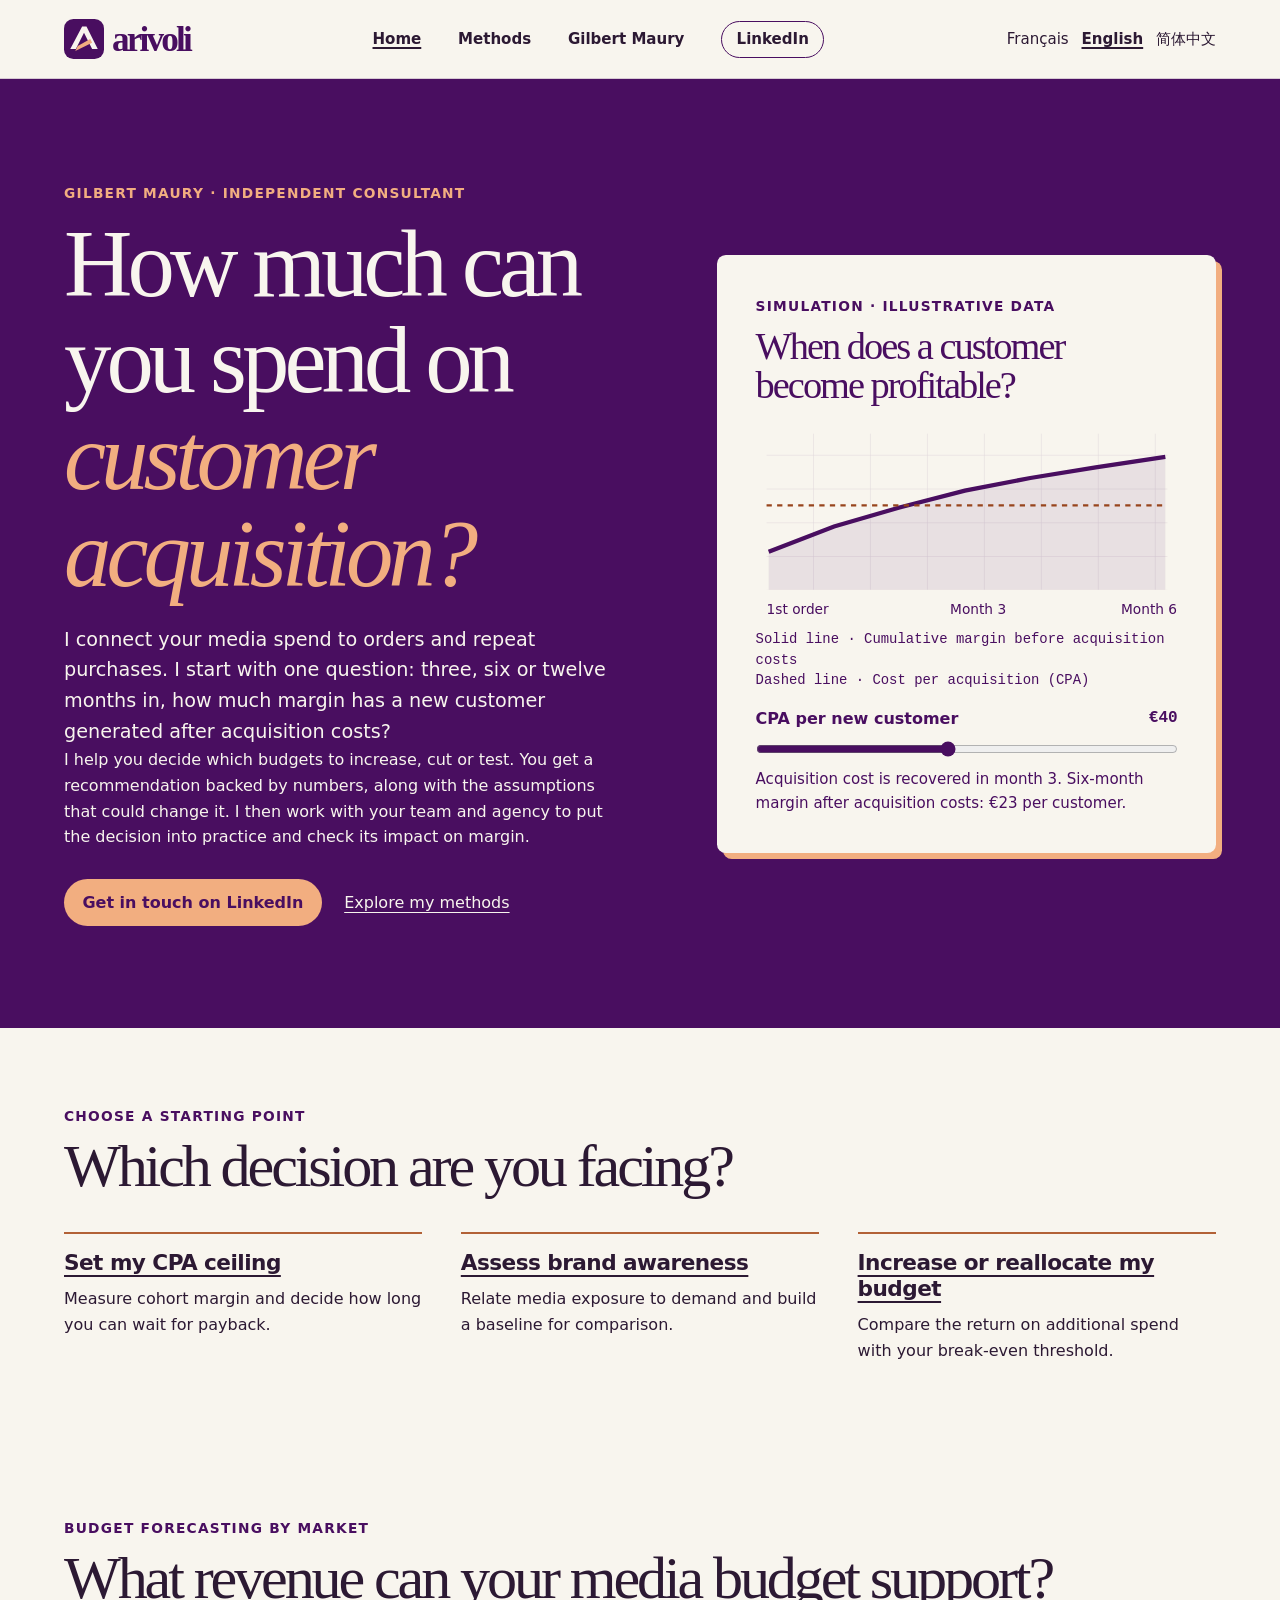
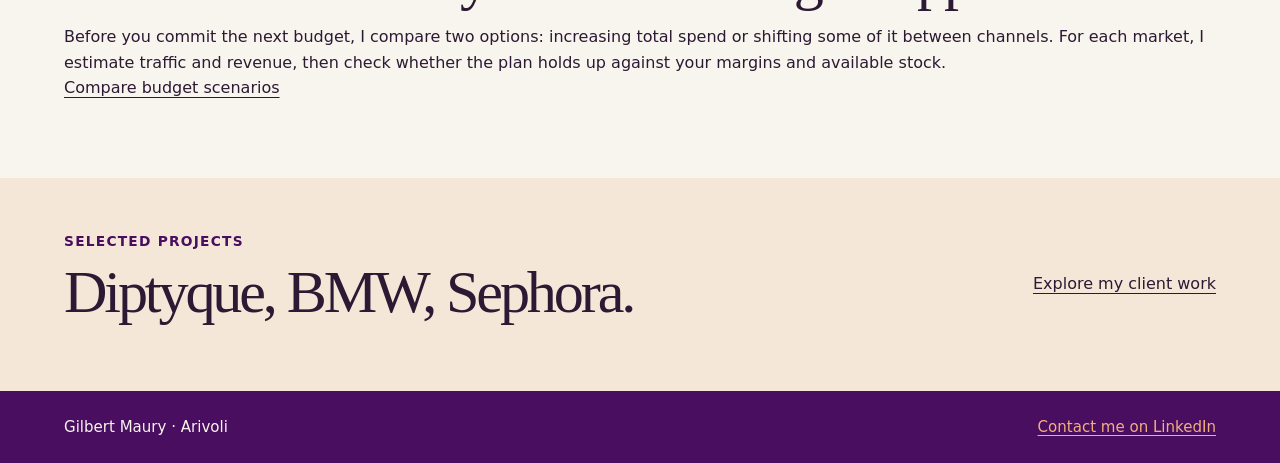
<file: en/index.html>
<!doctype html>
<html lang="en"><head><meta charset="utf-8"><meta name="viewport" content="width=device-width, initial-scale=1"><title>E-commerce acquisition and profitability consultant | Arivoli</title>
<meta name="description" content="Gilbert Maury is an independent consultant who connects media spend, orders and repeat purchases to set a sustainable CPA and improve e-commerce profitability.">
<meta name="author" content="Gilbert Maury">
<meta property="og:locale" content="en_GB">
<meta property="og:type" content="website">
<meta property="og:site_name" content="Arivoli">
<meta property="og:title" content="E-commerce acquisition and profitability consultant | Arivoli">
<meta property="og:description" content="Gilbert Maury is an independent consultant who connects media spend, orders and repeat purchases to set a sustainable CPA and improve e-commerce profitability.">
<meta property="og:url" content="https://arivoli.fr/en/">
<script type="application/ld+json">
{
  "@context": "https://schema.org",
  "@graph": [
    {
      "@type": "WebSite",
      "@id": "https://arivoli.fr/en/#website",
      "name": "Arivoli",
      "url": "https://arivoli.fr/en/",
      "inLanguage": "en",
      "publisher": {
        "@id": "https://arivoli.fr/gilbert-maury.html#gilbert-maury"
      }
    },
    {
      "@type": "Person",
      "@id": "https://arivoli.fr/gilbert-maury.html#gilbert-maury",
      "name": "Gilbert Maury",
      "url": "https://arivoli.fr/en/gilbert-maury.html",
      "jobTitle": "Independent e-commerce performance consultant",
      "sameAs": [
        "https://www.linkedin.com/in/gilbertmaury/"
      ]
    },
    {
      "@type": "WebPage",
      "@id": "https://arivoli.fr/en/#webpage",
      "url": "https://arivoli.fr/en/",
      "name": "E-commerce acquisition and profitability consultant | Arivoli",
      "description": "Gilbert Maury is an independent consultant who connects media spend, orders and repeat purchases to set a sustainable CPA and improve e-commerce profitability.",
      "inLanguage": "en",
      "isPartOf": {
        "@id": "https://arivoli.fr/en/#website"
      },
      "author": {
        "@id": "https://arivoli.fr/gilbert-maury.html#gilbert-maury"
      }
    }
  ]
}
</script>
<link rel="canonical" href="https://arivoli.fr/en/"><link rel="icon" href="/assets/arivoli.svg"><link rel="stylesheet" href="/assets/editorial.css"><script defer src="/assets/cohorte.js"></script><link rel="alternate" hreflang="fr" href="https://arivoli.fr/">
<link rel="alternate" hreflang="en" href="https://arivoli.fr/en/">
<link rel="alternate" hreflang="zh-Hans" href="https://arivoli.fr/zh/">
<link rel="alternate" hreflang="x-default" href="https://arivoli.fr/">
</head>
<body><a class="skip" href="#contenu">Skip to content</a><header><div class="wrap bar"><a class="brand" href="./" aria-label="Arivoli home"><img src="/assets/arivoli.svg" width="40" height="40" alt="">arivoli</a><nav aria-label="Main navigation"><a href="./" aria-current="page">Home</a><a href="priorites.html" >Methods</a><a href="gilbert-maury.html" >Gilbert Maury</a><a class="linkedin" href="https://www.linkedin.com/in/gilbertmaury/">LinkedIn</a></nav><nav class="languages" aria-label="Languages"><a lang="fr" hreflang="fr" href="/">Français</a><a lang="en" hreflang="en" href="/en/" aria-current="true">English</a><a lang="zh-Hans" hreflang="zh-Hans" href="/zh/">简体中文</a></nav></div></header><main id="contenu"><section class="hero"><div class="wrap split"><div><p class="label">Gilbert Maury · Independent consultant</p><h1>How much can you spend on <em>customer acquisition?</em></h1><p class="lead">I connect your media spend to orders and repeat purchases. I start with one question: three, six or twelve months in, how much margin has a new customer generated after acquisition costs?</p><p>I help you decide which budgets to increase, cut or test. You get a recommendation backed by numbers, along with the assumptions that could change it. I then work with your team and agency to put the decision into practice and check its impact on margin.</p><div class="actions"><a class="button" href="https://www.linkedin.com/in/gilbertmaury/">Get in touch on LinkedIn</a><a href="priorites.html">Explore my methods</a></div></div>
<figure class="chart"><figcaption><span class="label">Simulation · Illustrative data</span><h2>When does a customer become profitable?</h2></figcaption><svg viewBox="0 0 400 190" role="img" aria-label="Cumulative margin per new customer, from €18 on the first purchase to €63 at six months."><defs><pattern id="grid" width="54" height="32" patternUnits="userSpaceOnUse"><path d="M54 0H0V32" fill="none" stroke="#490e60" opacity=".13"/></pattern></defs><rect x="10" y="12" width="380" height="148" fill="url(#grid)"/><path d="M12 124 74 100 136 82 198 66 260 54 322 44 388 34V160H12Z" fill="#490e60" opacity=".09"/><path class="curve" d="M12 124 74 100 136 82 198 66 260 54 322 44 388 34" fill="none" stroke="#490e60" stroke-width="4"/><line id="threshold" x1="10" x2="390" y1="80" y2="80" stroke="#490e60" stroke-dasharray="5 5"/><g font-size="13" fill="#490e60"><text x="10" y="183">1st order</text><text x="184" y="183">Month 3</text><text x="346" y="183">Month 6</text></g></svg><p class="legend">Solid line · Cumulative margin before acquisition costs<br>Dashed line · Cost per acquisition (CPA)</p><label for="cpa">CPA per new customer <output id="cost" for="cpa">€40</output></label><input type="range" id="cpa" min="15" max="70" value="40"><p id="result" aria-live="polite">Acquisition cost is recovered in month 3. At six months, the remaining margin is €23 per customer.</p></figure></div></section>
<section class="wrap section"><p class="label">Choose a starting point</p><h2>Which decision are you facing?</h2><div class="columns"><article><h3><a href="priorites.html#cohortes">Set my CPA ceiling</a></h3><p>Measure cohort margin and decide how long you can wait for payback.</p></article><article><h3><a href="priorites.html#notoriete">Assess brand awareness</a></h3><p>Relate media exposure to demand and build a baseline for comparison.</p></article><article><h3><a href="priorites.html#marginal">Increase or reallocate my budget</a></h3><p>Compare the return on additional spend with your break-even threshold.</p></article></div></section><section class="wrap section"><p class="label">Budget forecasting by market</p><h2>What revenue can your media budget support?</h2><p>Before you commit the next budget, I compare two options: increasing total spend or shifting some of it between channels. For each market, I estimate traffic and revenue, then check whether the plan holds up against your margins and available stock.</p><p><a href="priorites.html#projection">Compare budget scenarios</a></p></section><section class="tint"><div class="wrap strip"><div><p class="label">Selected projects</p><h2>Diptyque, BMW, Sephora.</h2></div><a href="gilbert-maury.html">Explore my client work</a></div></section></main><footer><div class="wrap foot"><span>Gilbert Maury · Arivoli</span><a href="https://www.linkedin.com/in/gilbertmaury/">Contact me on LinkedIn</a></div></footer></body></html>
</file>
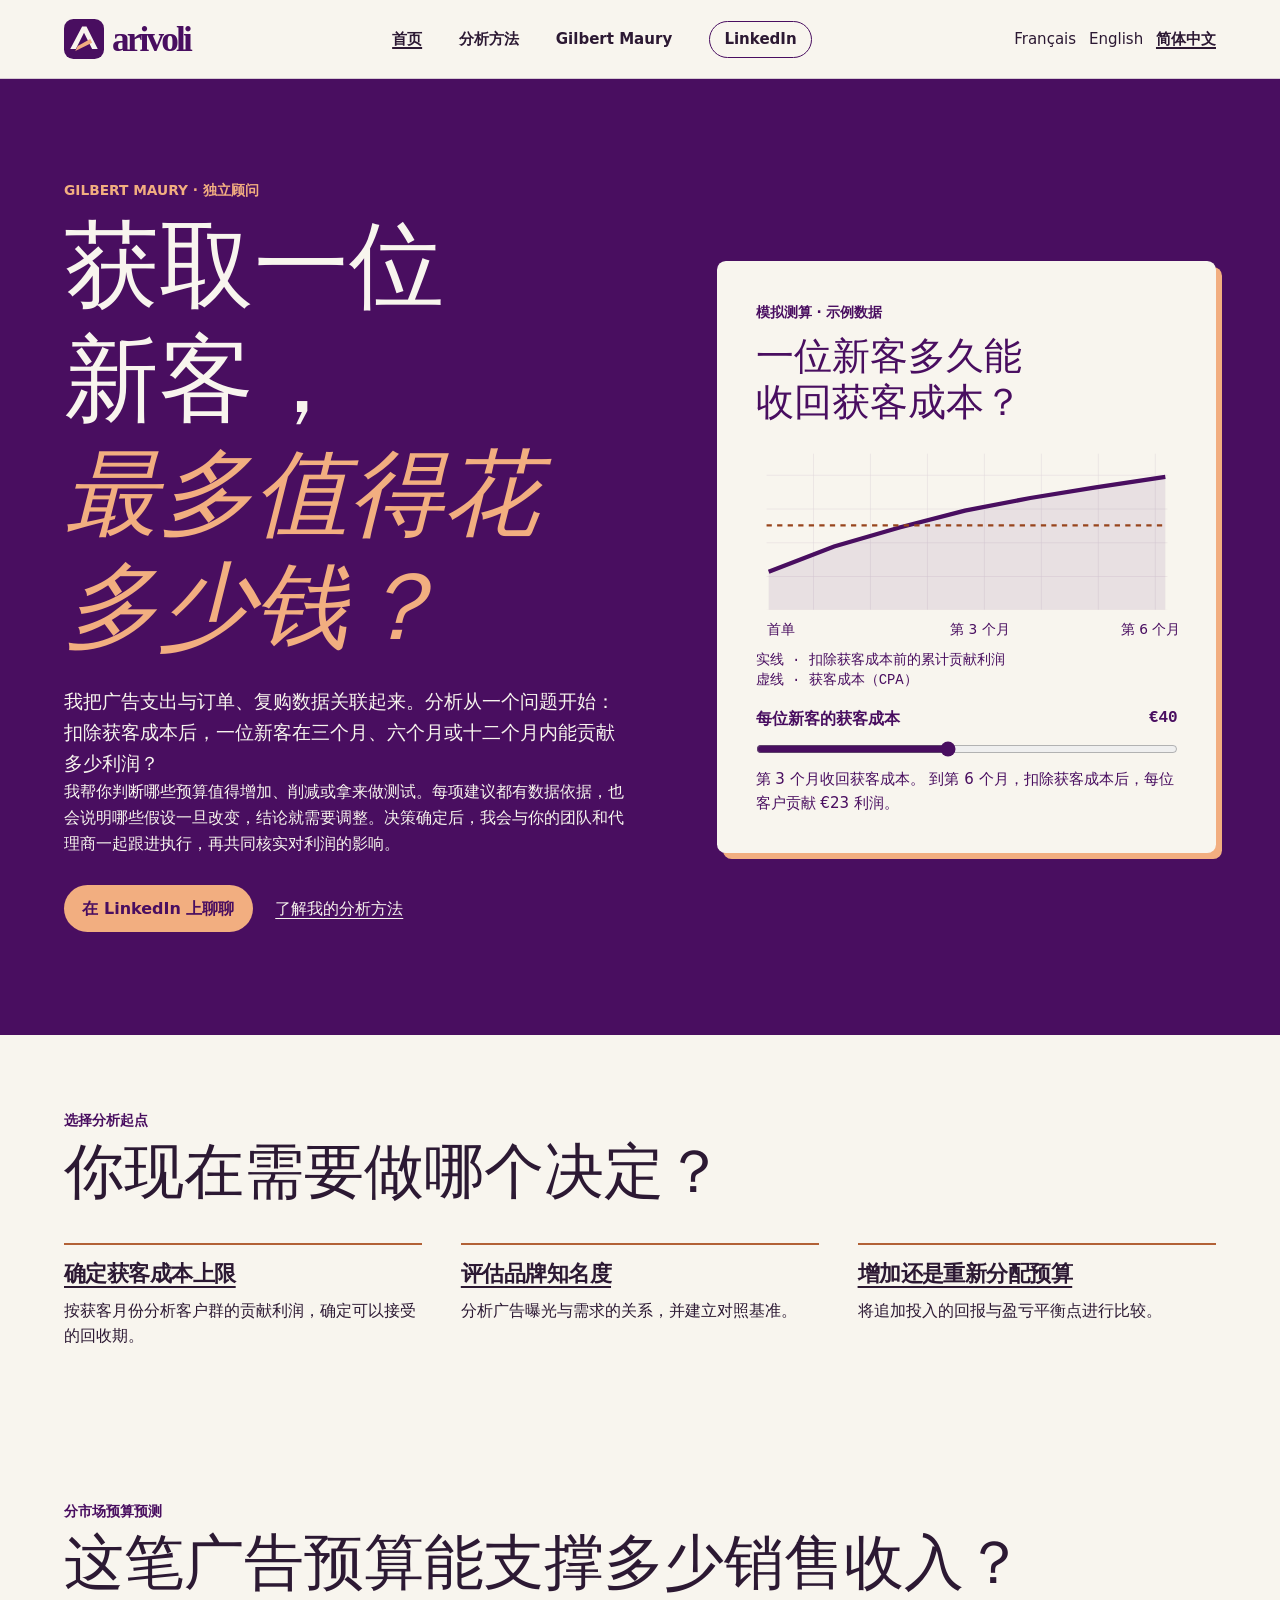
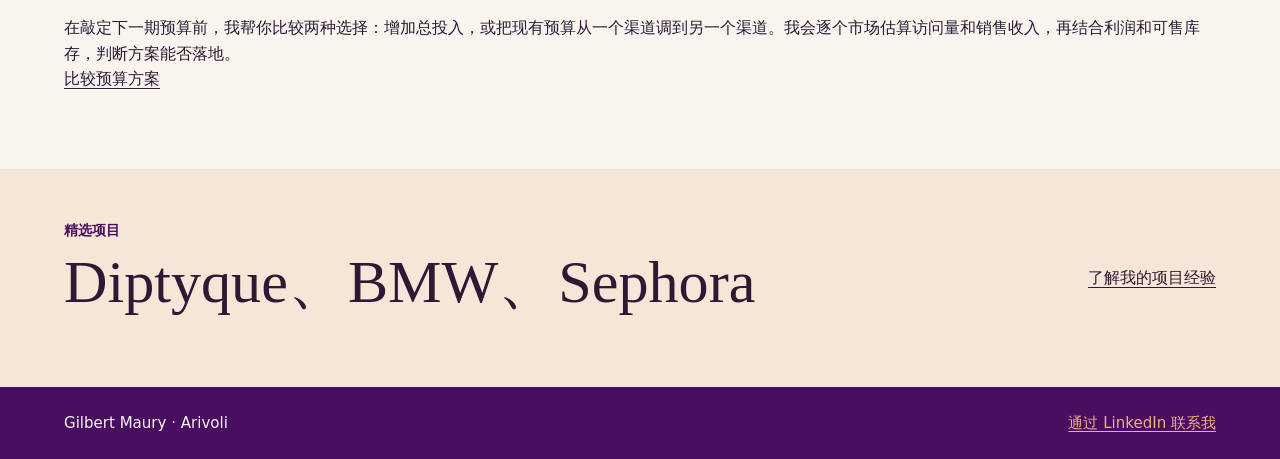
<file: zh/index.html>
<!doctype html>
<html lang="zh-Hans"><head><meta charset="utf-8"><meta name="viewport" content="width=device-width, initial-scale=1"><title>电商获客与盈利分析顾问 | Arivoli</title>
<meta name="description" content="独立顾问 Gilbert Maury 将广告支出与订单、复购数据关联起来，帮助电商团队确定可承受的获客成本并改善盈利表现。">
<meta name="author" content="Gilbert Maury">
<meta property="og:locale" content="zh_CN">
<meta property="og:type" content="website">
<meta property="og:site_name" content="Arivoli">
<meta property="og:title" content="电商获客与盈利分析顾问 | Arivoli">
<meta property="og:description" content="独立顾问 Gilbert Maury 将广告支出与订单、复购数据关联起来，帮助电商团队确定可承受的获客成本并改善盈利表现。">
<meta property="og:url" content="https://arivoli.fr/zh/">
<script type="application/ld+json">
{
  "@context": "https://schema.org",
  "@graph": [
    {
      "@type": "WebSite",
      "@id": "https://arivoli.fr/zh/#website",
      "name": "Arivoli",
      "url": "https://arivoli.fr/zh/",
      "inLanguage": "zh-Hans",
      "publisher": {
        "@id": "https://arivoli.fr/gilbert-maury.html#gilbert-maury"
      }
    },
    {
      "@type": "Person",
      "@id": "https://arivoli.fr/gilbert-maury.html#gilbert-maury",
      "name": "Gilbert Maury",
      "url": "https://arivoli.fr/zh/gilbert-maury.html",
      "jobTitle": "独立电商效果分析顾问",
      "sameAs": [
        "https://www.linkedin.com/in/gilbertmaury/"
      ]
    },
    {
      "@type": "WebPage",
      "@id": "https://arivoli.fr/zh/#webpage",
      "url": "https://arivoli.fr/zh/",
      "name": "电商获客与盈利分析顾问 | Arivoli",
      "description": "独立顾问 Gilbert Maury 将广告支出与订单、复购数据关联起来，帮助电商团队确定可承受的获客成本并改善盈利表现。",
      "inLanguage": "zh-Hans",
      "isPartOf": {
        "@id": "https://arivoli.fr/zh/#website"
      },
      "author": {
        "@id": "https://arivoli.fr/gilbert-maury.html#gilbert-maury"
      }
    }
  ]
}
</script>
<link rel="canonical" href="https://arivoli.fr/zh/"><link rel="icon" href="/assets/arivoli.svg"><link rel="stylesheet" href="/assets/editorial.css"><script defer src="/assets/cohorte.js"></script><link rel="alternate" hreflang="fr" href="https://arivoli.fr/">
<link rel="alternate" hreflang="en" href="https://arivoli.fr/en/">
<link rel="alternate" hreflang="zh-Hans" href="https://arivoli.fr/zh/">
<link rel="alternate" hreflang="x-default" href="https://arivoli.fr/">
</head>
<body><a class="skip" href="#contenu">跳至正文</a><header><div class="wrap bar"><a class="brand" href="./" aria-label="Arivoli 首页"><img src="/assets/arivoli.svg" width="40" height="40" alt="">arivoli</a><nav aria-label="主导航"><a href="./" aria-current="page">首页</a><a href="priorites.html" >分析方法</a><a href="gilbert-maury.html" >Gilbert Maury</a><a class="linkedin" href="https://www.linkedin.com/in/gilbertmaury/">LinkedIn</a></nav><nav class="languages" aria-label="语言"><a lang="fr" hreflang="fr" href="/">Français</a><a lang="en" hreflang="en" href="/en/">English</a><a lang="zh-Hans" hreflang="zh-Hans" href="/zh/" aria-current="true">简体中文</a></nav></div></header><main id="contenu"><section class="hero"><div class="wrap split"><div><p class="label">Gilbert Maury · 独立顾问</p><h1>获取一位新客， <em>最多值得花多少钱？</em></h1><p class="lead">我把广告支出与订单、复购数据关联起来。分析从一个问题开始：扣除获客成本后，一位新客在三个月、六个月或十二个月内能贡献多少利润？</p><p>我帮你判断哪些预算值得增加、削减或拿来做测试。每项建议都有数据依据，也会说明哪些假设一旦改变，结论就需要调整。决策确定后，我会与你的团队和代理商一起跟进执行，再共同核实对利润的影响。</p><div class="actions"><a class="button" href="https://www.linkedin.com/in/gilbertmaury/">在 LinkedIn 上聊聊</a><a href="priorites.html">了解我的分析方法</a></div></div>
<figure class="chart"><figcaption><span class="label">模拟测算 · 示例数据</span><h2>一位新客多久能收回获客成本？</h2></figcaption><svg viewBox="0 0 400 190" role="img" aria-label="每位新客的累计贡献利润从首单的 18 欧元增至第六个月的 63 欧元。"><defs><pattern id="grid" width="54" height="32" patternUnits="userSpaceOnUse"><path d="M54 0H0V32" fill="none" stroke="#490e60" opacity=".13"/></pattern></defs><rect x="10" y="12" width="380" height="148" fill="url(#grid)"/><path d="M12 124 74 100 136 82 198 66 260 54 322 44 388 34V160H12Z" fill="#490e60" opacity=".09"/><path class="curve" d="M12 124 74 100 136 82 198 66 260 54 322 44 388 34" fill="none" stroke="#490e60" stroke-width="4"/><line id="threshold" x1="10" x2="390" y1="80" y2="80" stroke="#490e60" stroke-dasharray="5 5"/><g font-size="13" fill="#490e60"><text x="10" y="183">首单</text><text x="184" y="183">第 3 个月</text><text x="346" y="183">第 6 个月</text></g></svg><p class="legend">实线 · 扣除获客成本前的累计贡献利润<br>虚线 · 获客成本（CPA）</p><label for="cpa">每位新客的获客成本 <output id="cost" for="cpa">40 欧元</output></label><input type="range" id="cpa" min="15" max="70" value="40"><p id="result" aria-live="polite">第 3 个月收回获客成本。到第 6 个月，扣除获客成本后，每位客户贡献 23 欧元利润。</p></figure></div></section>
<section class="wrap section"><p class="label">选择分析起点</p><h2>你现在需要做哪个决定？</h2><div class="columns"><article><h3><a href="priorites.html#cohortes">确定获客成本上限</a></h3><p>按获客月份分析客户群的贡献利润，确定可以接受的回收期。</p></article><article><h3><a href="priorites.html#notoriete">评估品牌知名度</a></h3><p>分析广告曝光与需求的关系，并建立对照基准。</p></article><article><h3><a href="priorites.html#marginal">增加还是重新分配预算</a></h3><p>将追加投入的回报与盈亏平衡点进行比较。</p></article></div></section><section class="wrap section"><p class="label">分市场预算预测</p><h2>这笔广告预算能支撑多少销售收入？</h2><p>在敲定下一期预算前，我帮你比较两种选择：增加总投入，或把现有预算从一个渠道调到另一个渠道。我会逐个市场估算访问量和销售收入，再结合利润和可售库存，判断方案能否落地。</p><p><a href="priorites.html#projection">比较预算方案</a></p></section><section class="tint"><div class="wrap strip"><div><p class="label">精选项目</p><h2>Diptyque、BMW、Sephora</h2></div><a href="gilbert-maury.html">了解我的项目经验</a></div></section></main><footer><div class="wrap foot"><span>Gilbert Maury · Arivoli</span><a href="https://www.linkedin.com/in/gilbertmaury/">通过 LinkedIn 联系我</a></div></footer></body></html>
</file>
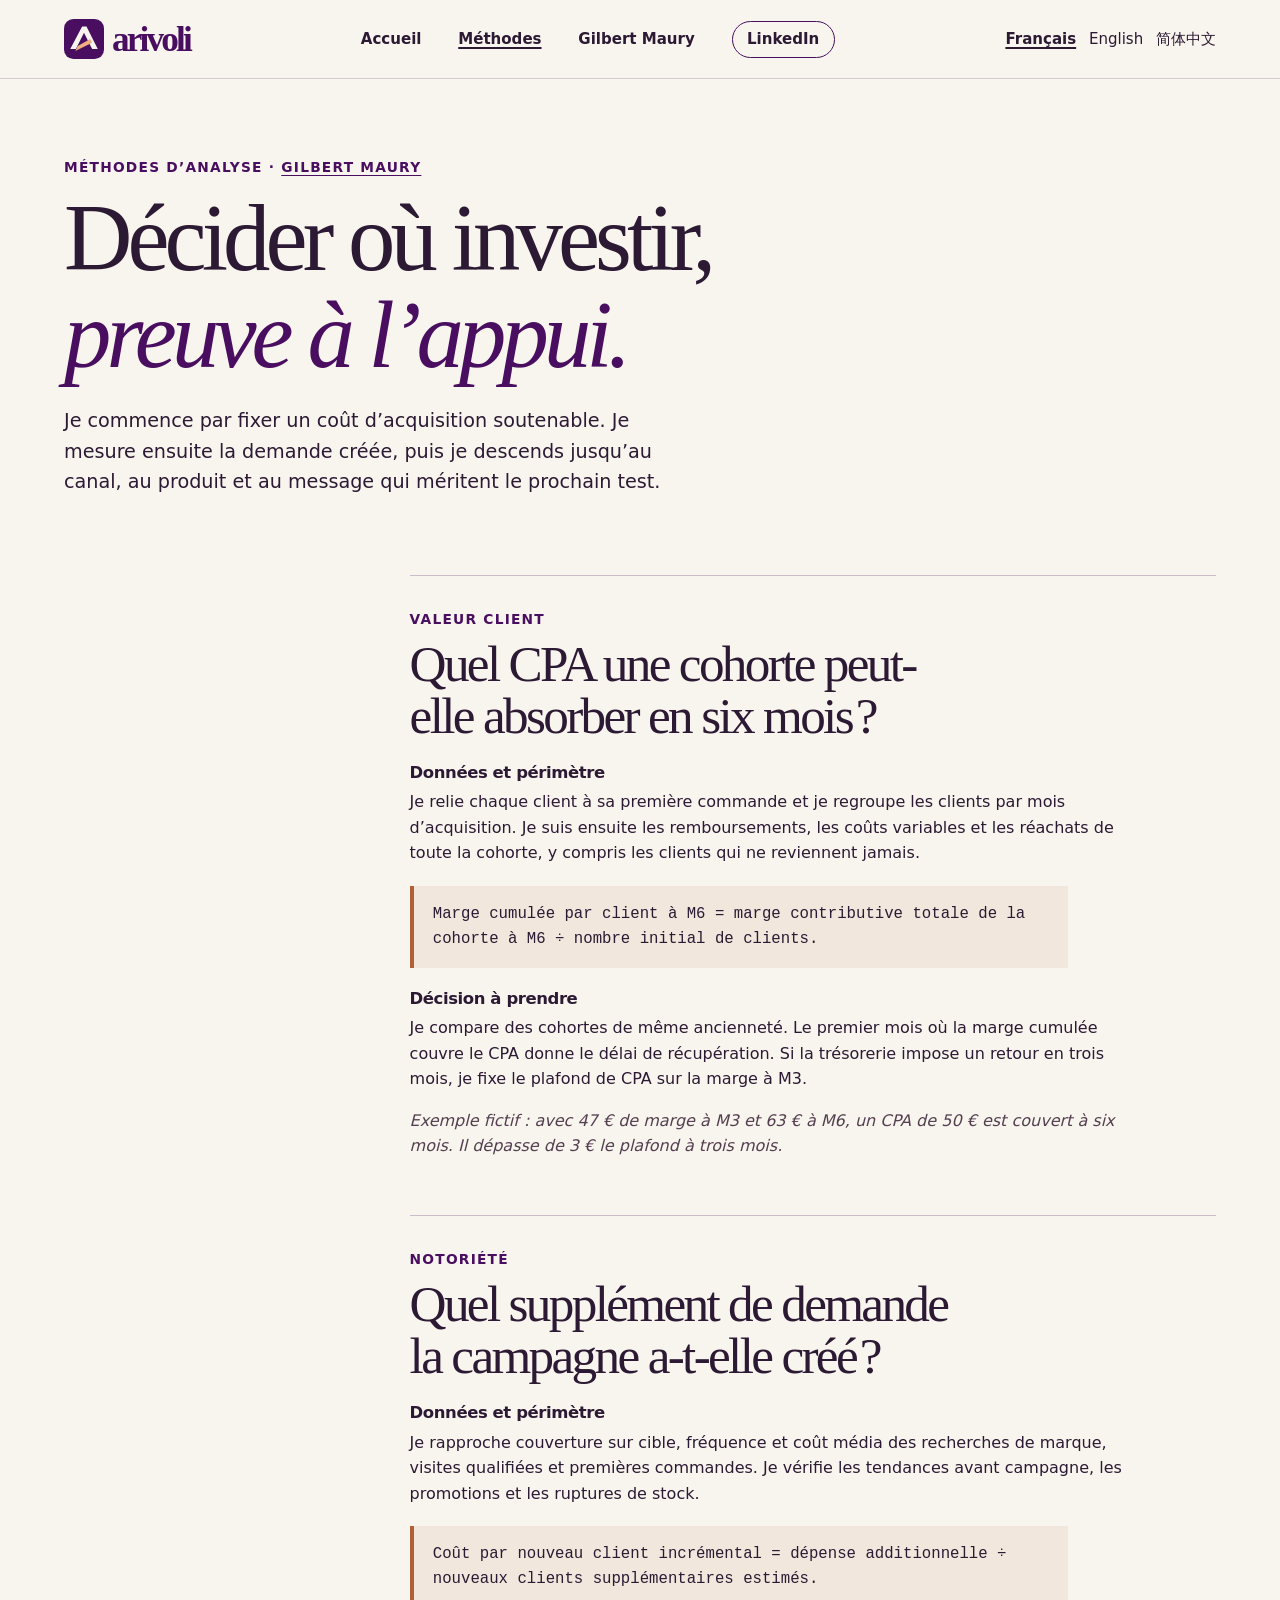
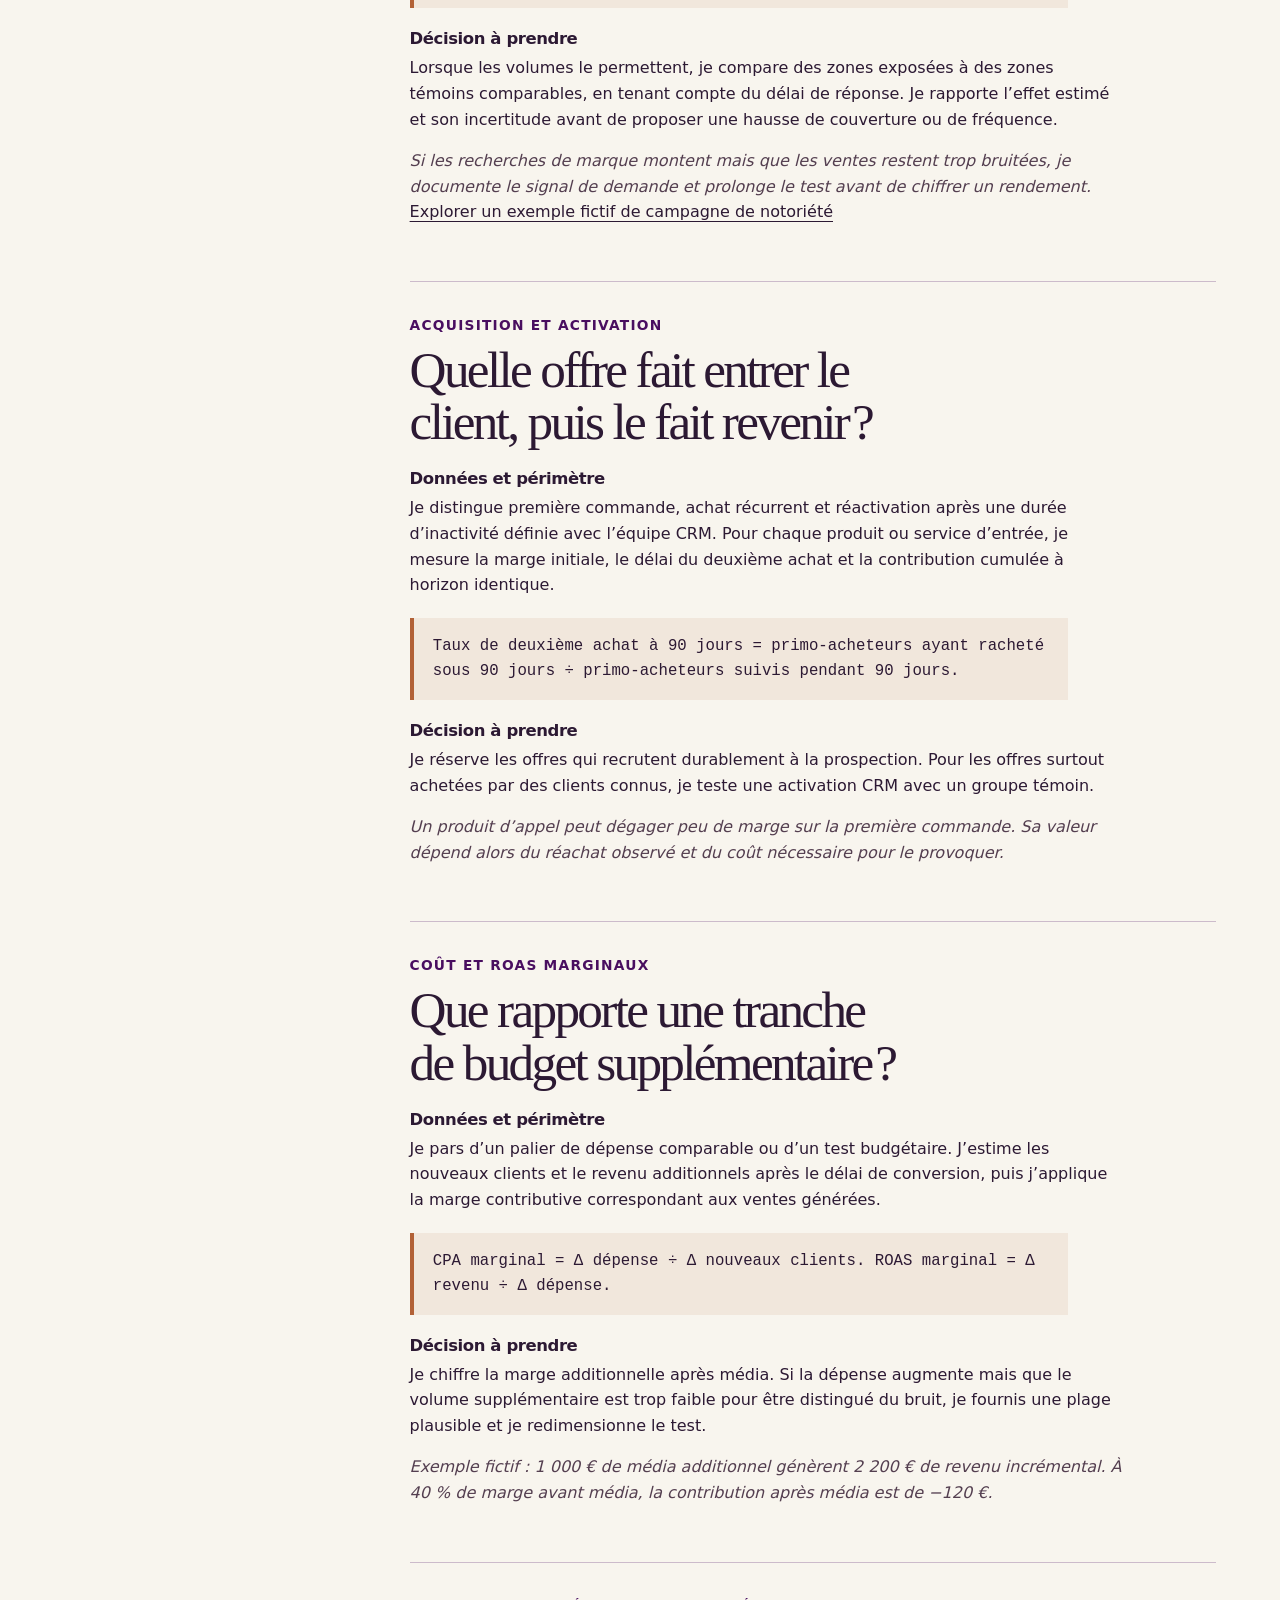
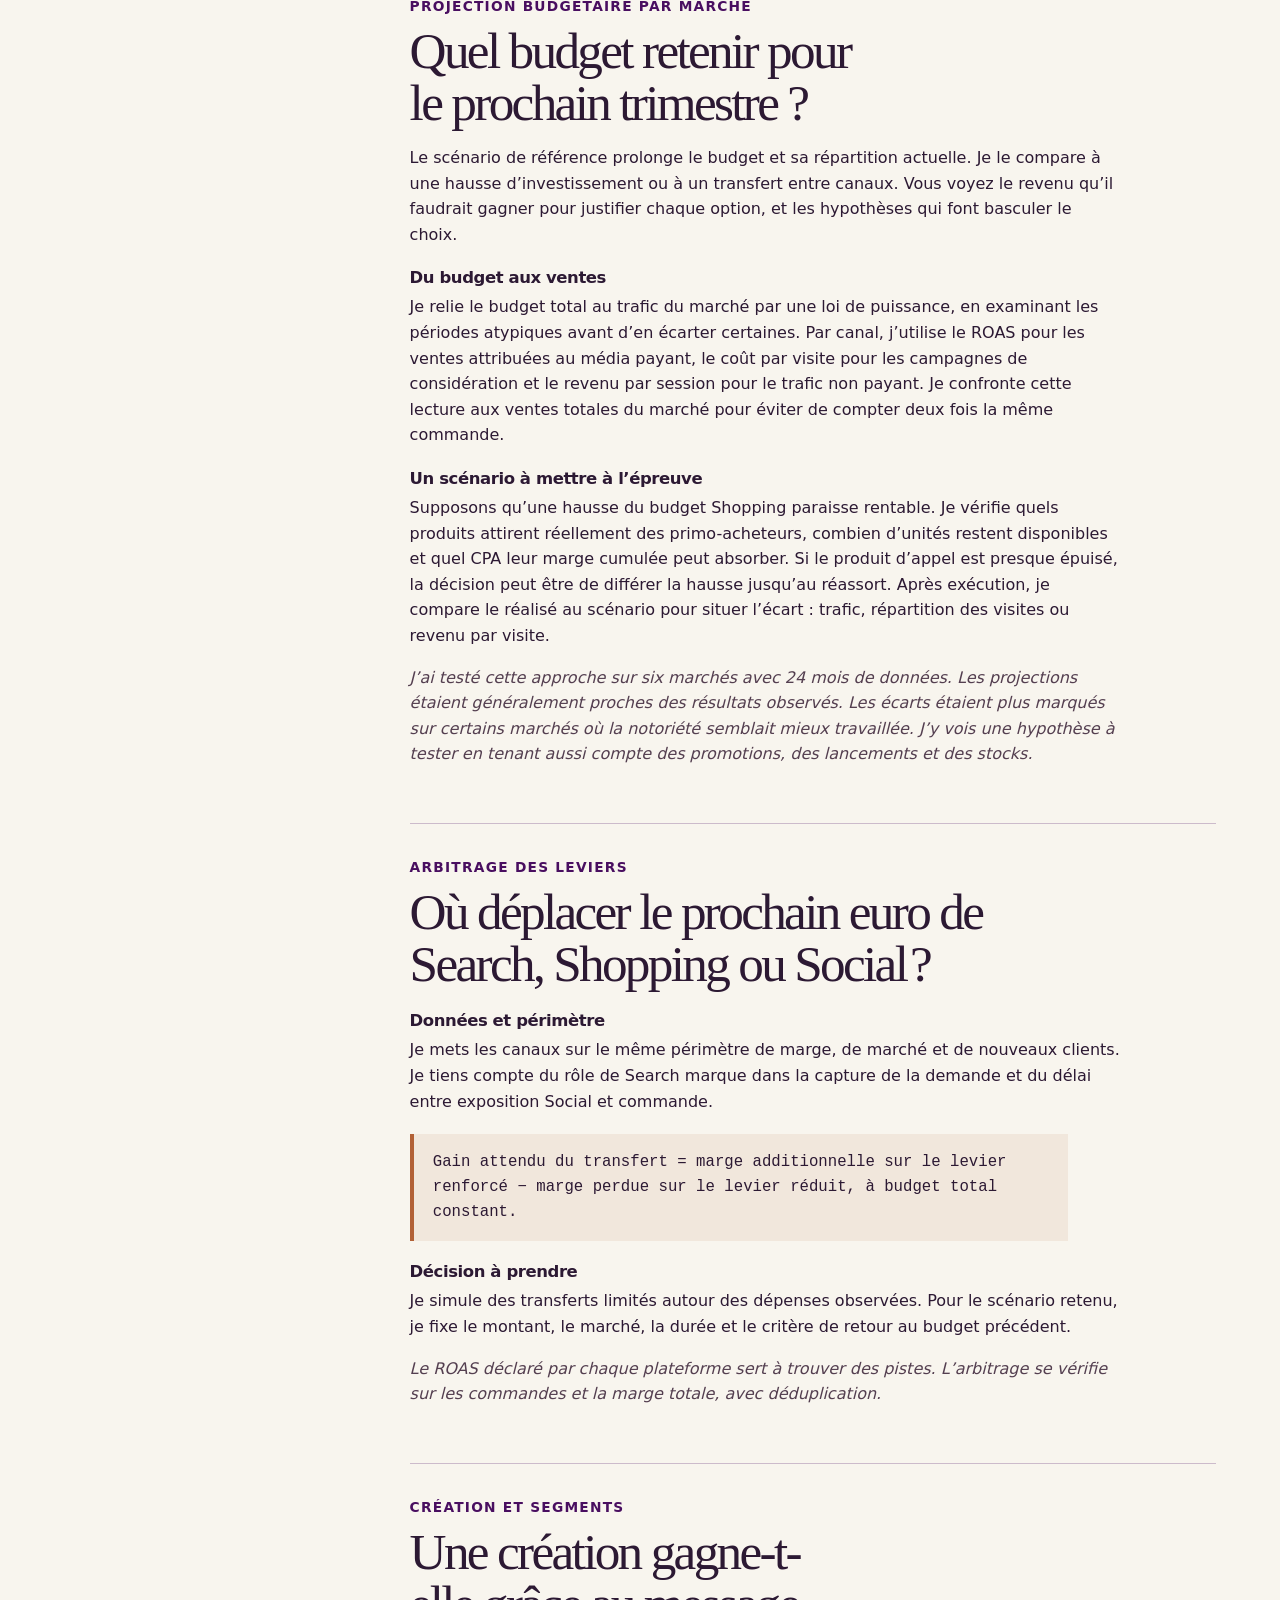
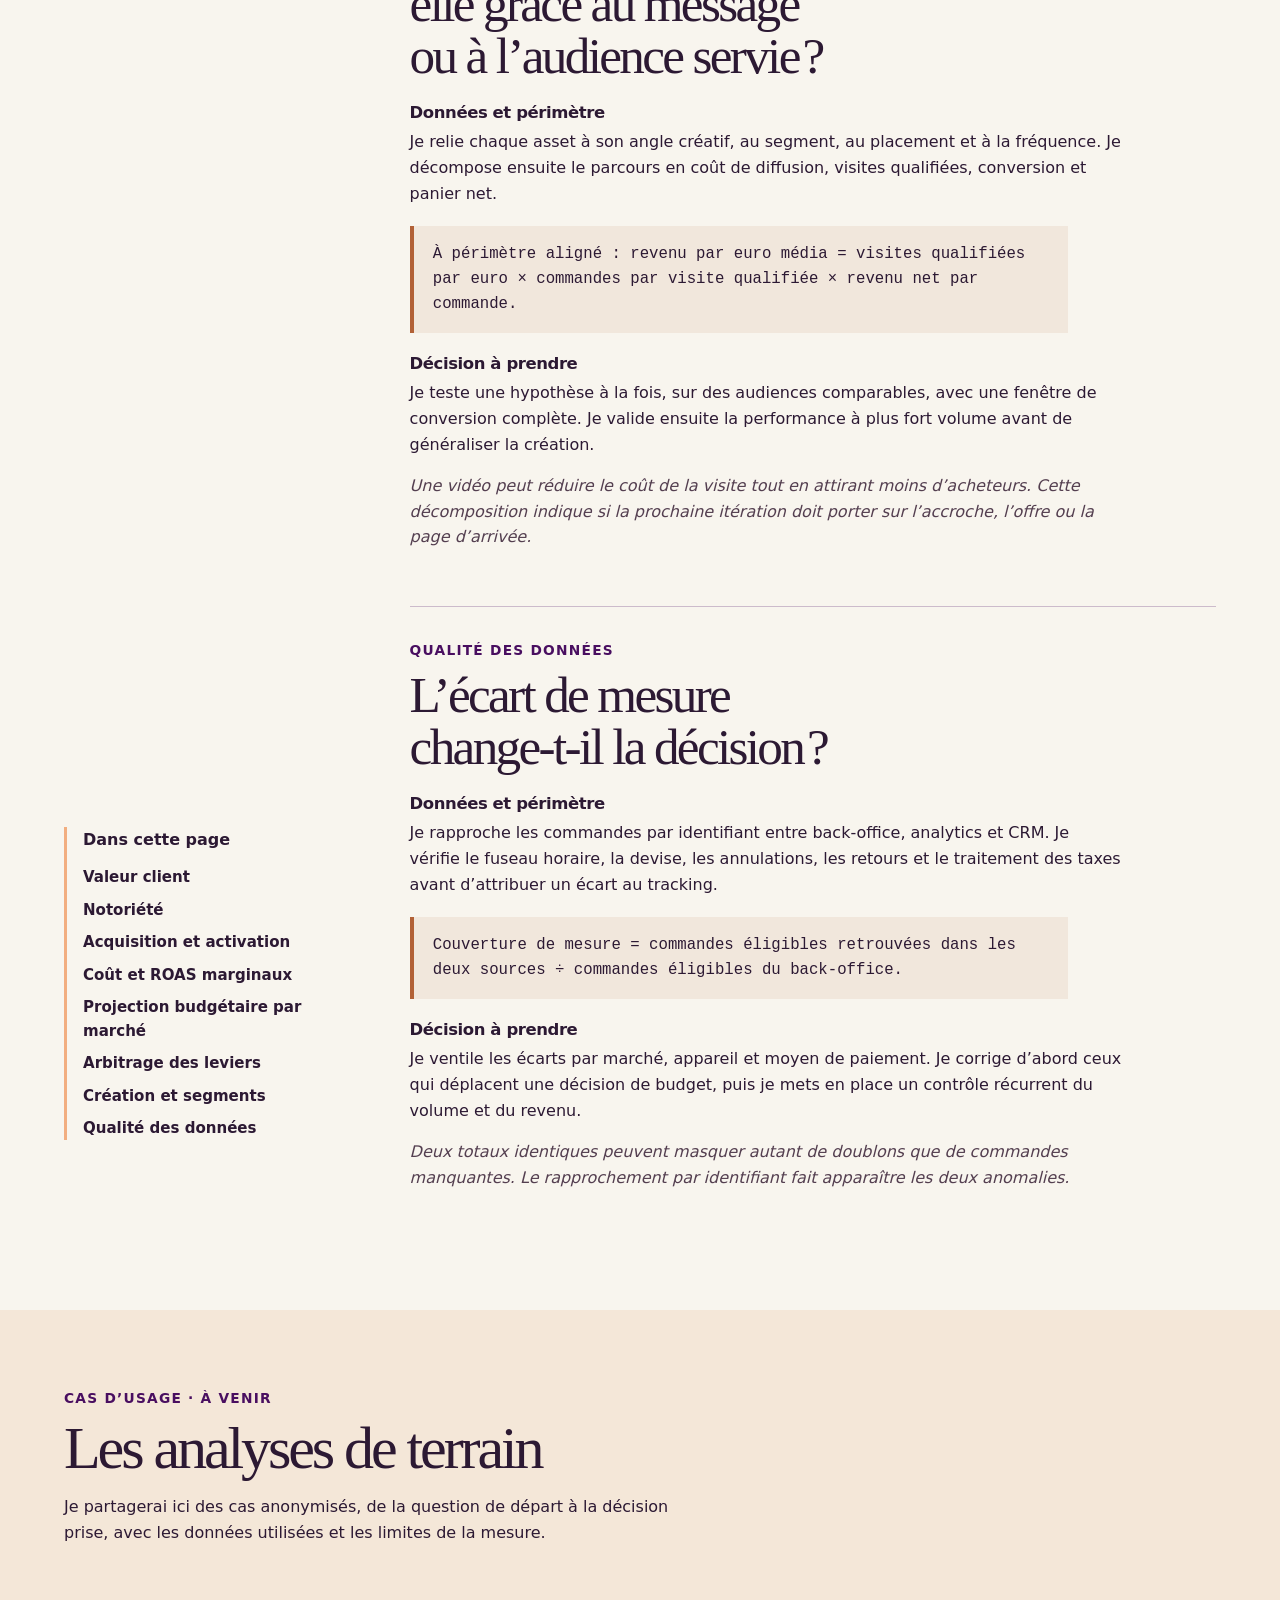
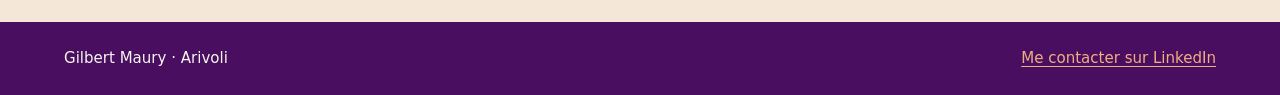
<file: cas-usages.html>
<!doctype html><html lang="fr"><meta charset="utf-8"><title>Cas d’usage | Arivoli</title><meta http-equiv="refresh" content="0;url=priorites.html#cas"><a href="priorites.html#cas">Cas d’usage à venir</a></html>
</file>
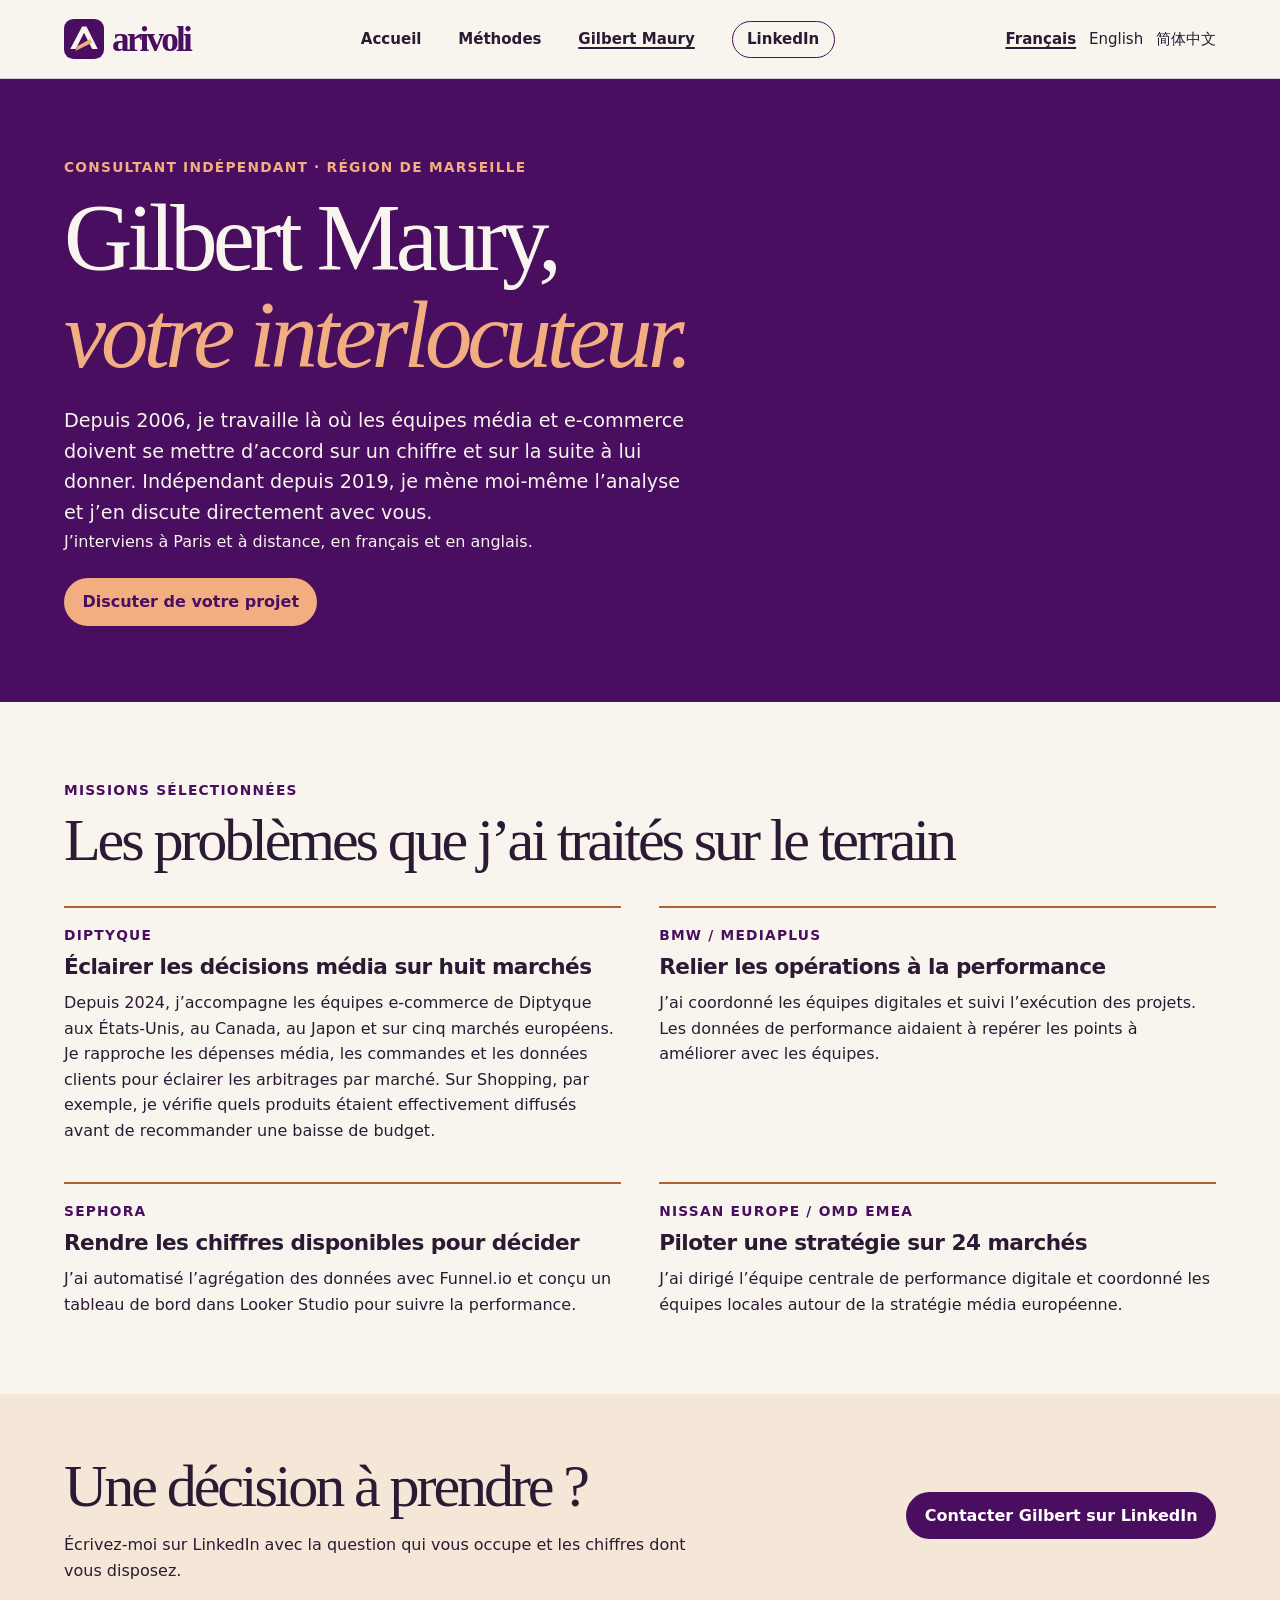
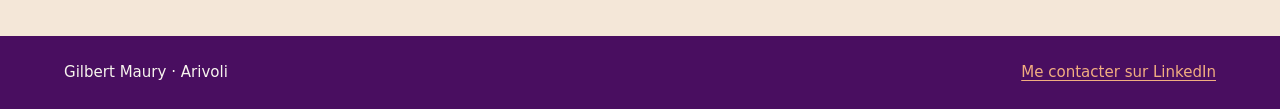
<file: gilbert-maury.html>
<!doctype html>
<html lang="fr"><head><meta charset="utf-8"><meta name="viewport" content="width=device-width, initial-scale=1"><title>Gilbert Maury, consultant indépendant en analytics | Arivoli</title>
<meta name="description" content="Gilbert Maury présente ses missions en analytics e-commerce et performance média pour Diptyque, BMW, Sephora et Nissan Europe, et son approche indépendante.">
<meta name="author" content="Gilbert Maury">
<meta property="og:locale" content="fr_FR">
<meta property="og:type" content="profile">
<meta property="og:site_name" content="Arivoli">
<meta property="og:title" content="Gilbert Maury, consultant indépendant en analytics | Arivoli">
<meta property="og:description" content="Gilbert Maury présente ses missions en analytics e-commerce et performance média pour Diptyque, BMW, Sephora et Nissan Europe, et son approche indépendante.">
<meta property="og:url" content="https://arivoli.fr/gilbert-maury.html">
<script type="application/ld+json">
{
  "@context": "https://schema.org",
  "@graph": [
    {
      "@type": "WebSite",
      "@id": "https://arivoli.fr/#website",
      "name": "Arivoli",
      "url": "https://arivoli.fr/",
      "inLanguage": "fr",
      "publisher": {
        "@id": "https://arivoli.fr/gilbert-maury.html#gilbert-maury"
      }
    },
    {
      "@type": "Person",
      "@id": "https://arivoli.fr/gilbert-maury.html#gilbert-maury",
      "name": "Gilbert Maury",
      "url": "https://arivoli.fr/gilbert-maury.html",
      "jobTitle": "Consultant indépendant en performance e-commerce",
      "sameAs": [
        "https://www.linkedin.com/in/gilbertmaury/"
      ]
    },
    {
      "@type": "ProfilePage",
      "@id": "https://arivoli.fr/gilbert-maury.html#webpage",
      "url": "https://arivoli.fr/gilbert-maury.html",
      "name": "Gilbert Maury, consultant indépendant en analytics | Arivoli",
      "description": "Gilbert Maury présente ses missions en analytics e-commerce et performance média pour Diptyque, BMW, Sephora et Nissan Europe, et son approche indépendante.",
      "inLanguage": "fr",
      "isPartOf": {
        "@id": "https://arivoli.fr/#website"
      },
      "author": {
        "@id": "https://arivoli.fr/gilbert-maury.html#gilbert-maury"
      },
      "mainEntity": {
        "@id": "https://arivoli.fr/gilbert-maury.html#gilbert-maury"
      }
    }
  ]
}
</script>
<link rel="canonical" href="https://arivoli.fr/gilbert-maury.html"><link rel="icon" href="assets/arivoli.svg"><link rel="stylesheet" href="assets/editorial.css"><link rel="alternate" hreflang="fr" href="https://arivoli.fr/gilbert-maury.html">
<link rel="alternate" hreflang="en" href="https://arivoli.fr/en/gilbert-maury.html">
<link rel="alternate" hreflang="zh-Hans" href="https://arivoli.fr/zh/gilbert-maury.html">
<link rel="alternate" hreflang="x-default" href="https://arivoli.fr/gilbert-maury.html">
</head>
<body><a class="skip" href="#contenu">Aller au contenu</a><header><div class="wrap bar"><a class="brand" href="./" aria-label="Arivoli, accueil"><img src="assets/arivoli.svg" width="40" height="40" alt="">arivoli</a><nav aria-label="Navigation principale"><a href="./" >Accueil</a><a href="priorites.html" >Méthodes</a><a href="gilbert-maury.html" aria-current="page">Gilbert Maury</a><a class="linkedin" href="https://www.linkedin.com/in/gilbertmaury/">LinkedIn</a></nav><nav class="languages" aria-label="Langues"><a lang="fr" hreflang="fr" href="/gilbert-maury.html" aria-current="true">Français</a><a lang="en" hreflang="en" href="/en/gilbert-maury.html">English</a><a lang="zh-Hans" hreflang="zh-Hans" href="/zh/gilbert-maury.html">简体中文</a></nav></div></header><main id="contenu"><span id="gilbert-maury"></span><section class="hero"><div class="wrap intro"><p class="label">Consultant indépendant · Région de Marseille</p><h1>Gilbert Maury, <em>votre interlocuteur.</em></h1><p class="lead">Depuis 2006, je travaille là où les équipes média et e-commerce doivent se mettre d’accord sur un chiffre et sur la suite à lui donner. Indépendant depuis 2019, je mène moi-même l’analyse et j’en discute directement avec vous.</p><p>J’interviens à Paris et à distance, en français et en anglais.</p><a class="button" href="https://www.linkedin.com/in/gilbertmaury/">Discuter de votre projet</a></div></section><section class="wrap section"><p class="label">Missions sélectionnées</p><h2>Les problèmes que j’ai traités sur le terrain</h2><div class="missions"><article><p class="label">Diptyque</p><h3>Éclairer les décisions média sur huit marchés</h3><p>Depuis 2024, j’accompagne les équipes e-commerce de Diptyque aux États-Unis, au Canada, au Japon et sur cinq marchés européens. Je rapproche les dépenses média, les commandes et les données clients pour éclairer les arbitrages par marché. Sur Shopping, par exemple, je vérifie quels produits étaient effectivement diffusés avant de recommander une baisse de budget.</p></article><article><p class="label">BMW / Mediaplus</p><h3>Relier les opérations à la performance</h3><p>J’ai coordonné les équipes digitales et suivi l’exécution des projets. Les données de performance aidaient à repérer les points à améliorer avec les équipes.</p></article><article><p class="label">Sephora</p><h3>Rendre les chiffres disponibles pour décider</h3><p>J’ai automatisé l’agrégation des données avec Funnel.io et conçu un tableau de bord dans Looker Studio pour suivre la performance.</p></article><article><p class="label">Nissan Europe / OMD EMEA</p><h3>Piloter une stratégie sur 24 marchés</h3><p>J’ai dirigé l’équipe centrale de performance digitale et coordonné les équipes locales autour de la stratégie média européenne.</p></article></div></section><section class="tint"><div class="wrap strip"><div><h2>Une décision à prendre&nbsp;?</h2><p>Écrivez-moi sur LinkedIn avec la question qui vous occupe et les chiffres dont vous disposez.</p></div><a class="button" href="https://www.linkedin.com/in/gilbertmaury/">Contacter Gilbert sur LinkedIn</a></div></section></main><footer><div class="wrap foot"><span>Gilbert Maury · Arivoli</span><a href="https://www.linkedin.com/in/gilbertmaury/">Me contacter sur LinkedIn</a></div></footer></body></html>
</file>
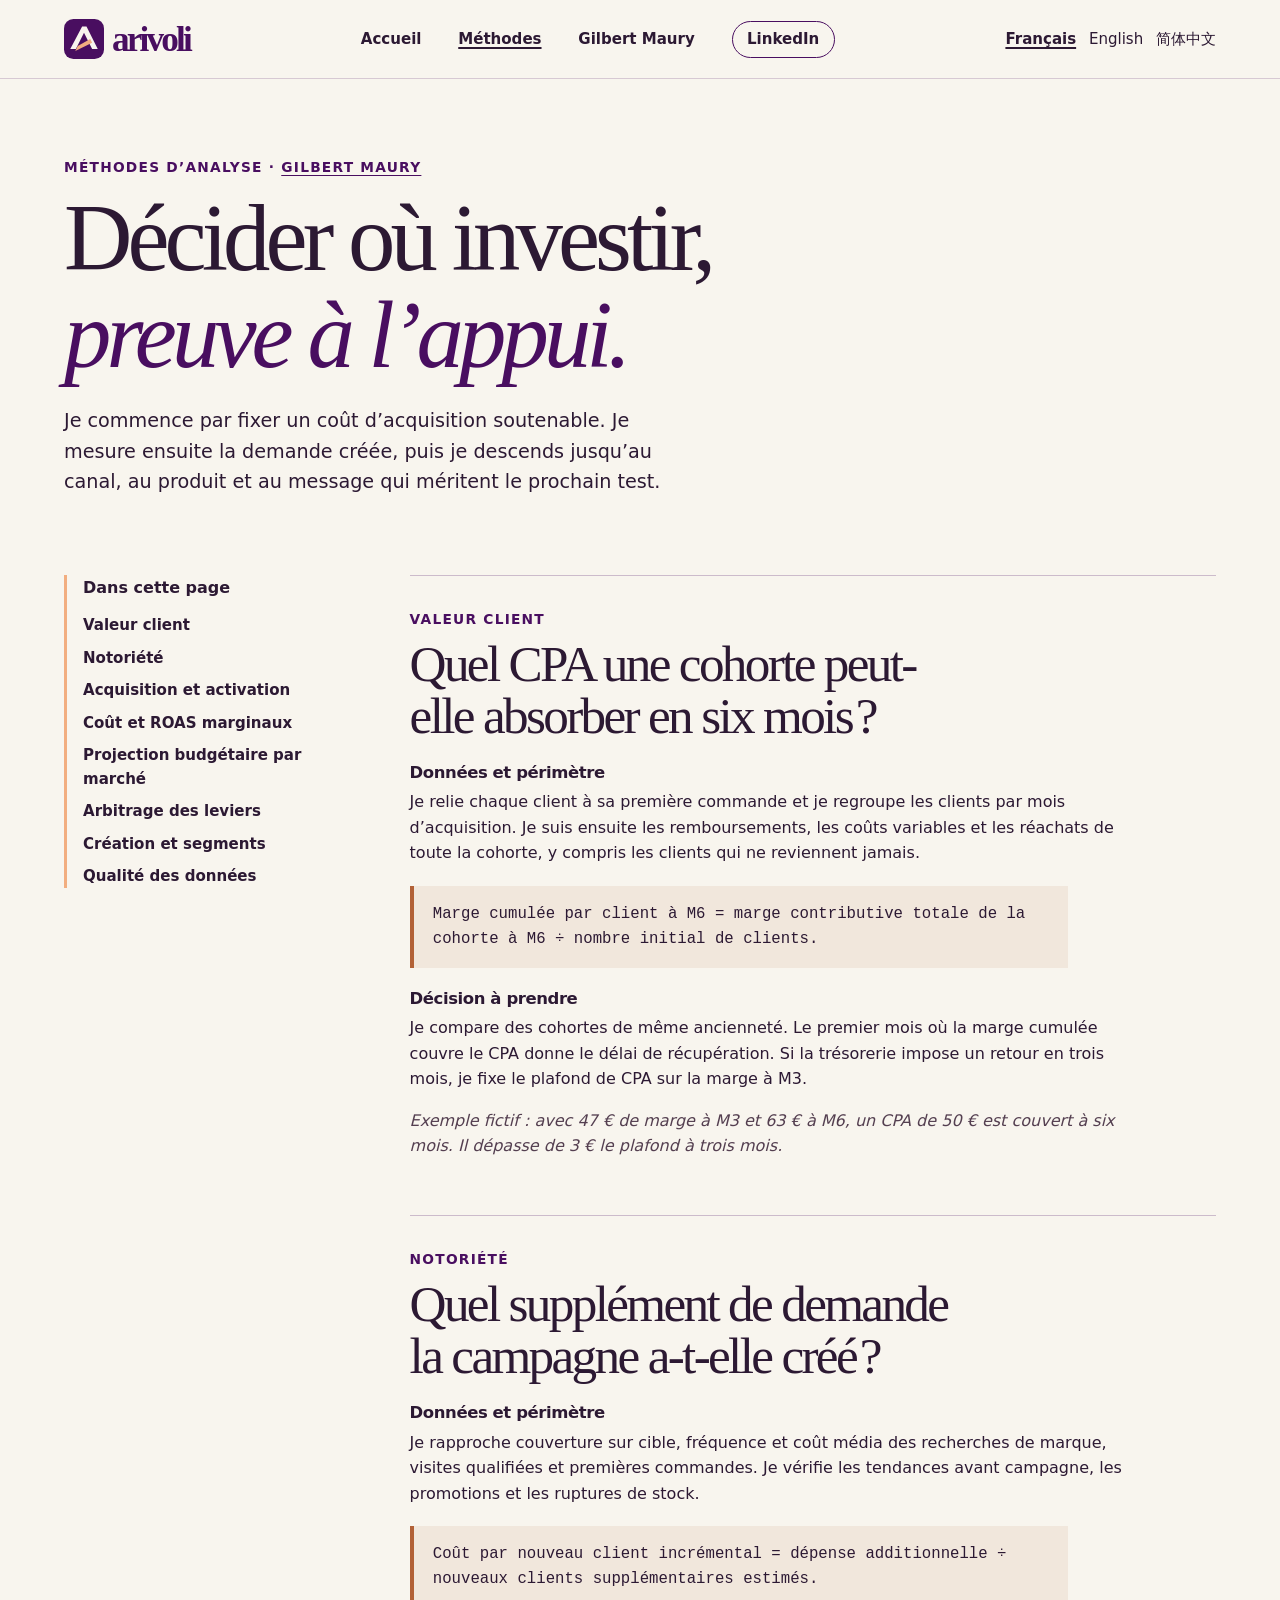
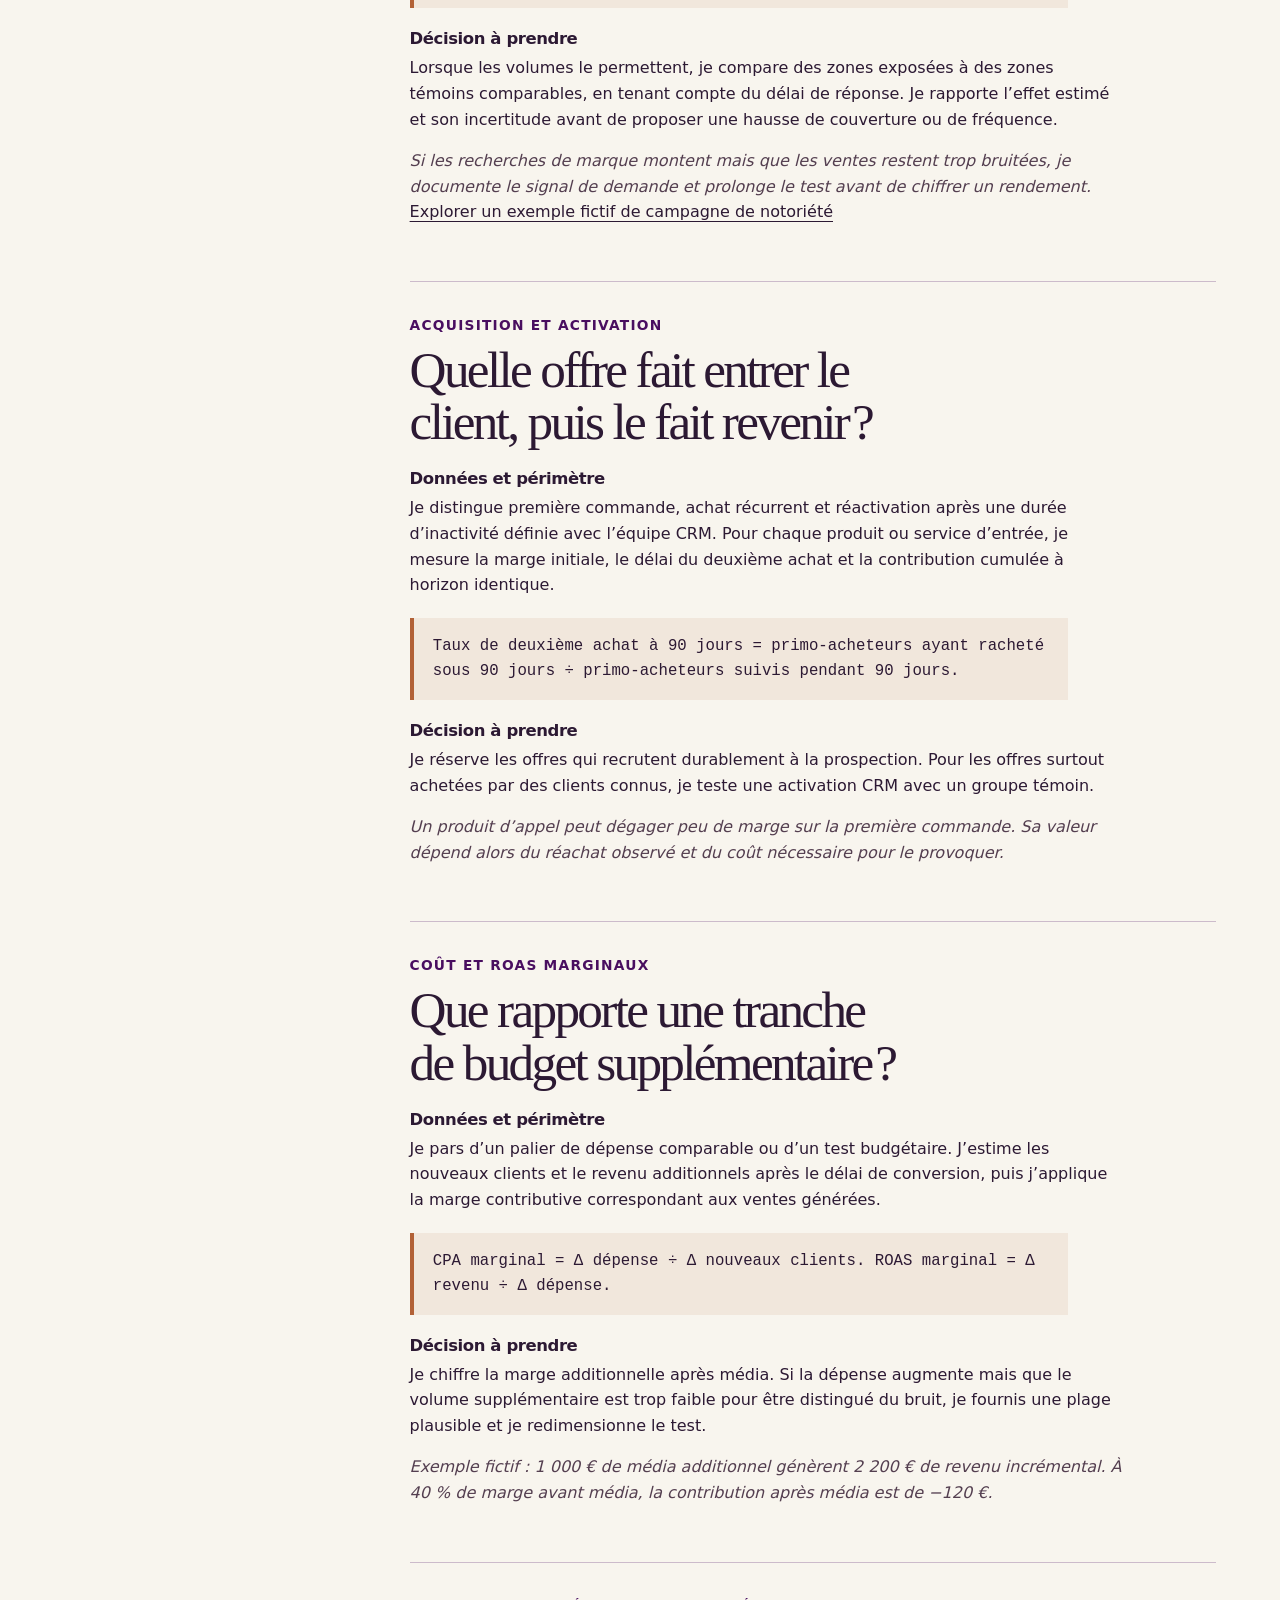
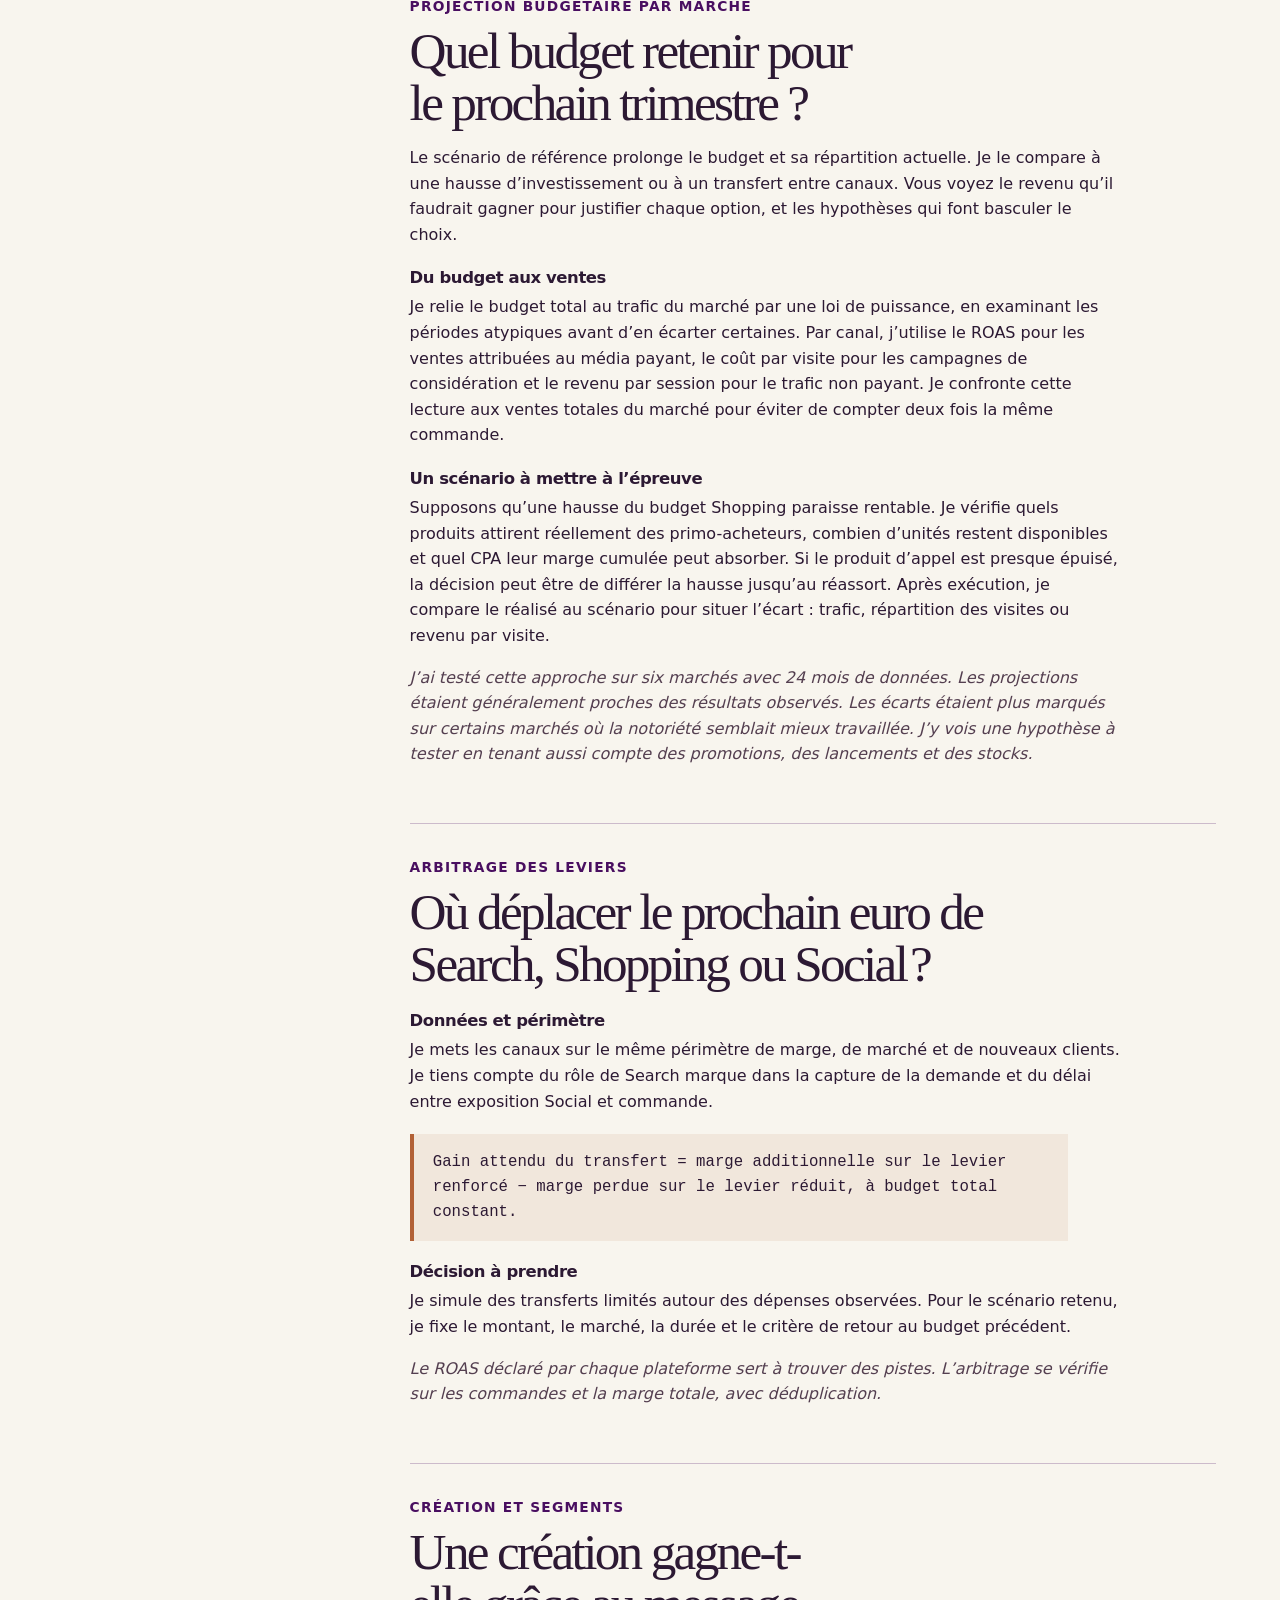
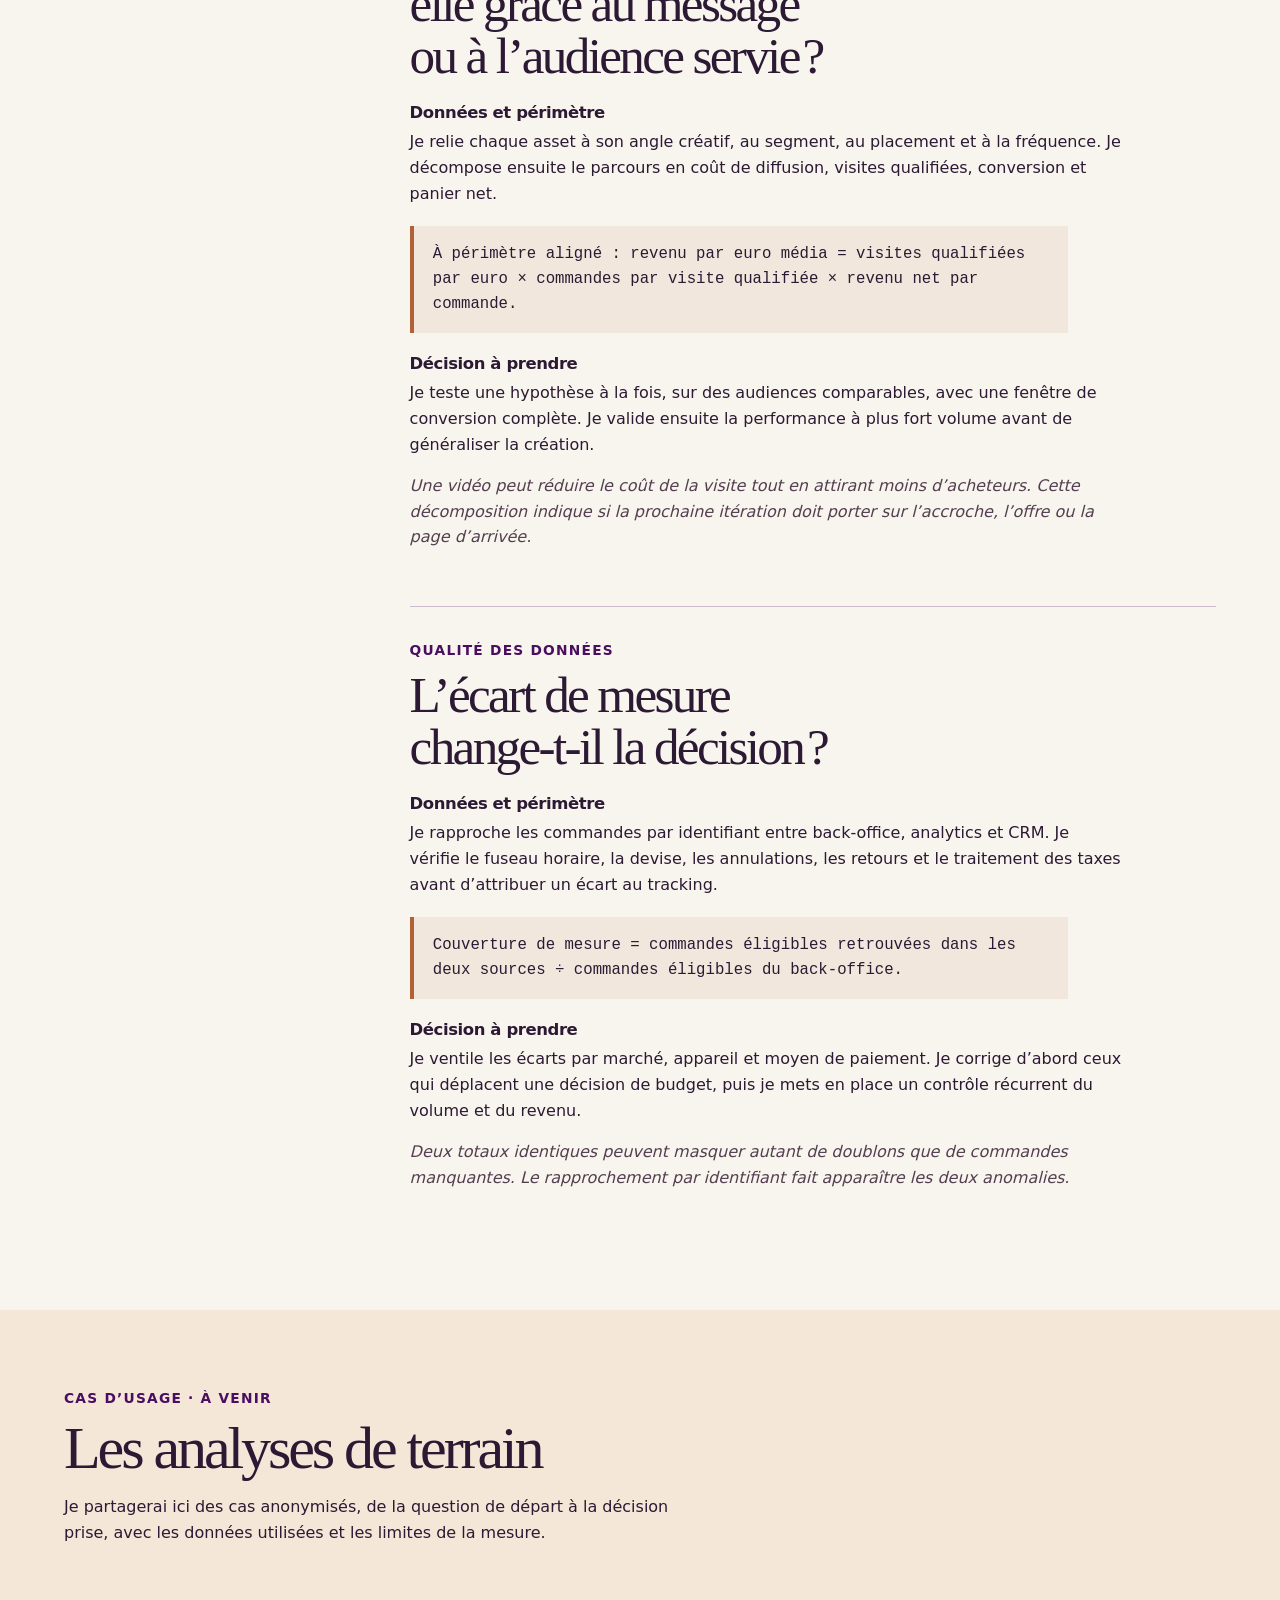
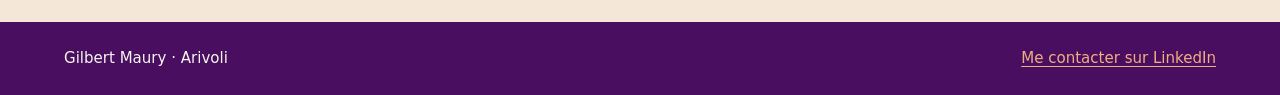
<file: priorites.html>
<!doctype html>
<html lang="fr"><head><meta charset="utf-8"><meta name="viewport" content="width=device-width, initial-scale=1"><title>Budget média, LTV et CPA : méthodes de pilotage e-commerce | Arivoli</title>
<meta name="description" content="Projeter trafic et revenu par marché, fixer un CPA soutenable et arbitrer les budgets média à partir des cohortes, des stocks et des rendements marginaux.">
<meta name="author" content="Gilbert Maury">
<meta property="og:locale" content="fr_FR">
<meta property="og:type" content="website">
<meta property="og:site_name" content="Arivoli">
<meta property="og:title" content="Budget média, LTV et CPA : méthodes de pilotage e-commerce | Arivoli">
<meta property="og:description" content="Projeter trafic et revenu par marché, fixer un CPA soutenable et arbitrer les budgets média à partir des cohortes, des stocks et des rendements marginaux.">
<meta property="og:url" content="https://arivoli.fr/priorites.html">
<script type="application/ld+json">
{
  "@context": "https://schema.org",
  "@graph": [
    {
      "@type": "WebSite",
      "@id": "https://arivoli.fr/#website",
      "name": "Arivoli",
      "url": "https://arivoli.fr/",
      "inLanguage": "fr",
      "publisher": {
        "@id": "https://arivoli.fr/gilbert-maury.html#gilbert-maury"
      }
    },
    {
      "@type": "Person",
      "@id": "https://arivoli.fr/gilbert-maury.html#gilbert-maury",
      "name": "Gilbert Maury",
      "url": "https://arivoli.fr/gilbert-maury.html",
      "jobTitle": "Consultant indépendant en performance e-commerce",
      "sameAs": [
        "https://www.linkedin.com/in/gilbertmaury/"
      ]
    },
    {
      "@type": "CollectionPage",
      "@id": "https://arivoli.fr/priorites.html#webpage",
      "url": "https://arivoli.fr/priorites.html",
      "name": "Budget média, LTV et CPA : méthodes de pilotage e-commerce | Arivoli",
      "description": "Projeter trafic et revenu par marché, fixer un CPA soutenable et arbitrer les budgets média à partir des cohortes, des stocks et des rendements marginaux.",
      "inLanguage": "fr",
      "isPartOf": {
        "@id": "https://arivoli.fr/#website"
      },
      "author": {
        "@id": "https://arivoli.fr/gilbert-maury.html#gilbert-maury"
      },
      "hasPart": [
        {
          "@type": "WebPageElement",
          "@id": "https://arivoli.fr/priorites.html#cohortes",
          "url": "https://arivoli.fr/priorites.html#cohortes",
          "name": "Quel CPA une cohorte peut-elle absorber en six mois ?",
          "about": "Valeur client",
          "author": {
            "@id": "https://arivoli.fr/gilbert-maury.html#gilbert-maury"
          },
          "isPartOf": {
            "@id": "https://arivoli.fr/priorites.html#webpage"
          }
        },
        {
          "@type": "WebPageElement",
          "@id": "https://arivoli.fr/priorites.html#notoriete",
          "url": "https://arivoli.fr/priorites.html#notoriete",
          "name": "Quel supplément de demande la campagne a-t-elle créé ?",
          "about": "Notoriété",
          "author": {
            "@id": "https://arivoli.fr/gilbert-maury.html#gilbert-maury"
          },
          "isPartOf": {
            "@id": "https://arivoli.fr/priorites.html#webpage"
          }
        },
        {
          "@type": "WebPageElement",
          "@id": "https://arivoli.fr/priorites.html#offres",
          "url": "https://arivoli.fr/priorites.html#offres",
          "name": "Quelle offre fait entrer le client, puis le fait revenir ?",
          "about": "Acquisition et activation",
          "author": {
            "@id": "https://arivoli.fr/gilbert-maury.html#gilbert-maury"
          },
          "isPartOf": {
            "@id": "https://arivoli.fr/priorites.html#webpage"
          }
        },
        {
          "@type": "WebPageElement",
          "@id": "https://arivoli.fr/priorites.html#marginal",
          "url": "https://arivoli.fr/priorites.html#marginal",
          "name": "Que rapporte une tranche de budget supplémentaire ?",
          "about": "Coût et ROAS marginaux",
          "author": {
            "@id": "https://arivoli.fr/gilbert-maury.html#gilbert-maury"
          },
          "isPartOf": {
            "@id": "https://arivoli.fr/priorites.html#webpage"
          }
        },
        {
          "@type": "WebPageElement",
          "@id": "https://arivoli.fr/priorites.html#projection",
          "url": "https://arivoli.fr/priorites.html#projection",
          "name": "Quel budget retenir pour le prochain trimestre ?",
          "about": "Projection budgétaire par marché",
          "author": {
            "@id": "https://arivoli.fr/gilbert-maury.html#gilbert-maury"
          },
          "isPartOf": {
            "@id": "https://arivoli.fr/priorites.html#webpage"
          }
        },
        {
          "@type": "WebPageElement",
          "@id": "https://arivoli.fr/priorites.html#mix",
          "url": "https://arivoli.fr/priorites.html#mix",
          "name": "Où déplacer le prochain euro de Search, Shopping ou Social ?",
          "about": "Arbitrage des leviers",
          "author": {
            "@id": "https://arivoli.fr/gilbert-maury.html#gilbert-maury"
          },
          "isPartOf": {
            "@id": "https://arivoli.fr/priorites.html#webpage"
          }
        },
        {
          "@type": "WebPageElement",
          "@id": "https://arivoli.fr/priorites.html#creation",
          "url": "https://arivoli.fr/priorites.html#creation",
          "name": "Une création gagne-t-elle grâce au message ou à l’audience servie ?",
          "about": "Création et segments",
          "author": {
            "@id": "https://arivoli.fr/gilbert-maury.html#gilbert-maury"
          },
          "isPartOf": {
            "@id": "https://arivoli.fr/priorites.html#webpage"
          }
        },
        {
          "@type": "WebPageElement",
          "@id": "https://arivoli.fr/priorites.html#fiabilite",
          "url": "https://arivoli.fr/priorites.html#fiabilite",
          "name": "L’écart de mesure change-t-il la décision ?",
          "about": "Qualité des données",
          "author": {
            "@id": "https://arivoli.fr/gilbert-maury.html#gilbert-maury"
          },
          "isPartOf": {
            "@id": "https://arivoli.fr/priorites.html#webpage"
          }
        }
      ]
    }
  ]
}
</script>
<link rel="canonical" href="https://arivoli.fr/priorites.html"><link rel="icon" href="assets/arivoli.svg"><link rel="stylesheet" href="assets/editorial.css"><link rel="alternate" hreflang="fr" href="https://arivoli.fr/priorites.html">
<link rel="alternate" hreflang="en" href="https://arivoli.fr/en/priorites.html">
<link rel="alternate" hreflang="zh-Hans" href="https://arivoli.fr/zh/priorites.html">
<link rel="alternate" hreflang="x-default" href="https://arivoli.fr/priorites.html">
</head>
<body><a class="skip" href="#contenu">Aller au contenu</a><header><div class="wrap bar"><a class="brand" href="./" aria-label="Arivoli, accueil"><img src="assets/arivoli.svg" width="40" height="40" alt="">arivoli</a><nav aria-label="Navigation principale"><a href="./" >Accueil</a><a href="priorites.html" aria-current="page">Méthodes</a><a href="gilbert-maury.html" >Gilbert Maury</a><a class="linkedin" href="https://www.linkedin.com/in/gilbertmaury/">LinkedIn</a></nav><nav class="languages" aria-label="Langues"><a lang="fr" hreflang="fr" href="/priorites.html" aria-current="true">Français</a><a lang="en" hreflang="en" href="/en/priorites.html">English</a><a lang="zh-Hans" hreflang="zh-Hans" href="/zh/priorites.html">简体中文</a></nav></div></header><main id="contenu"><section class="wrap intro"><p class="label">Méthodes d’analyse · <a rel="author" href="gilbert-maury.html">Gilbert Maury</a></p><h1>Décider où investir, <em>preuve à l’appui.</em></h1><p class="lead">Je commence par fixer un coût d’acquisition soutenable. Je mesure ensuite la demande créée, puis je descends jusqu’au canal, au produit et au message qui méritent le prochain test.</p></section><div class="wrap notebook"><aside><nav aria-label="Sommaire des analyses"><strong>Dans cette page</strong><a href="#cohortes">Valeur client</a>
<a href="#notoriete">Notoriété</a>
<a href="#offres">Acquisition et activation</a>
<a href="#marginal">Coût et ROAS marginaux</a>
<a href="#projection">Projection budgétaire par marché</a>
<a href="#mix">Arbitrage des leviers</a>
<a href="#creation">Création et segments</a>
<a href="#fiabilite">Qualité des données</a></nav></aside><div><article class="note" id="cohortes"><p class="label">Valeur client</p><h2>Quel CPA une cohorte peut-elle absorber en six mois ?</h2><h3>Données et périmètre</h3><p>Je relie chaque client à sa première commande et je regroupe les clients par mois d’acquisition. Je suis ensuite les remboursements, les coûts variables et les réachats de toute la cohorte, y compris les clients qui ne reviennent jamais.</p><p class="equation">Marge cumulée par client à M6 = marge contributive totale de la cohorte à M6 ÷ nombre initial de clients.</p><h3>Décision à prendre</h3><p>Je compare des cohortes de même ancienneté. Le premier mois où la marge cumulée couvre le CPA donne le délai de récupération. Si la trésorerie impose un retour en trois mois, je fixe le plafond de CPA sur la marge à M3.</p><p class="example">Exemple fictif : avec 47 € de marge à M3 et 63 € à M6, un CPA de 50 € est couvert à six mois. Il dépasse de 3 € le plafond à trois mois.</p></article>
<article class="note" id="notoriete"><p class="label">Notoriété</p><h2>Quel supplément de demande la campagne a-t-elle créé ?</h2><h3>Données et périmètre</h3><p>Je rapproche couverture sur cible, fréquence et coût média des recherches de marque, visites qualifiées et premières commandes. Je vérifie les tendances avant campagne, les promotions et les ruptures de stock.</p><p class="equation">Coût par nouveau client incrémental = dépense additionnelle ÷ nouveaux clients supplémentaires estimés.</p><h3>Décision à prendre</h3><p>Lorsque les volumes le permettent, je compare des zones exposées à des zones témoins comparables, en tenant compte du délai de réponse. Je rapporte l’effet estimé et son incertitude avant de proposer une hausse de couverture ou de fréquence.</p><p class="example">Si les recherches de marque montent mais que les ventes restent trop bruitées, je documente le signal de demande et prolonge le test avant de chiffrer un rendement.</p><p><a href="/demo/">Explorer un exemple fictif de campagne de notoriété</a></p></article>
<article class="note" id="offres"><p class="label">Acquisition et activation</p><h2>Quelle offre fait entrer le client, puis le fait revenir ?</h2><h3>Données et périmètre</h3><p>Je distingue première commande, achat récurrent et réactivation après une durée d’inactivité définie avec l’équipe CRM. Pour chaque produit ou service d’entrée, je mesure la marge initiale, le délai du deuxième achat et la contribution cumulée à horizon identique.</p><p class="equation">Taux de deuxième achat à 90 jours = primo-acheteurs ayant racheté sous 90 jours ÷ primo-acheteurs suivis pendant 90 jours.</p><h3>Décision à prendre</h3><p>Je réserve les offres qui recrutent durablement à la prospection. Pour les offres surtout achetées par des clients connus, je teste une activation CRM avec un groupe témoin.</p><p class="example">Un produit d’appel peut dégager peu de marge sur la première commande. Sa valeur dépend alors du réachat observé et du coût nécessaire pour le provoquer.</p></article>
<article class="note" id="marginal"><p class="label">Coût et ROAS marginaux</p><h2>Que rapporte une tranche de budget supplémentaire ?</h2><h3>Données et périmètre</h3><p>Je pars d’un palier de dépense comparable ou d’un test budgétaire. J’estime les nouveaux clients et le revenu additionnels après le délai de conversion, puis j’applique la marge contributive correspondant aux ventes générées.</p><p class="equation">CPA marginal = Δ dépense ÷ Δ nouveaux clients. ROAS marginal = Δ revenu ÷ Δ dépense.</p><h3>Décision à prendre</h3><p>Je chiffre la marge additionnelle après média. Si la dépense augmente mais que le volume supplémentaire est trop faible pour être distingué du bruit, je fournis une plage plausible et je redimensionne le test.</p><p class="example">Exemple fictif : 1 000 € de média additionnel génèrent 2 200 € de revenu incrémental. À 40 % de marge avant média, la contribution après média est de −120 €.</p></article>
<article class="note" id="projection"><p class="label">Projection budgétaire par marché</p><h2>Quel budget retenir pour le prochain trimestre ?</h2><p>Le scénario de référence prolonge le budget et sa répartition actuelle. Je le compare à une hausse d’investissement ou à un transfert entre canaux. Vous voyez le revenu qu’il faudrait gagner pour justifier chaque option, et les hypothèses qui font basculer le choix.</p><h3>Du budget aux ventes</h3><p>Je relie le budget total au trafic du marché par une loi de puissance, en examinant les périodes atypiques avant d’en écarter certaines. Par canal, j’utilise le ROAS pour les ventes attribuées au média payant, le coût par visite pour les campagnes de considération et le revenu par session pour le trafic non payant. Je confronte cette lecture aux ventes totales du marché pour éviter de compter deux fois la même commande.</p><h3>Un scénario à mettre à l’épreuve</h3><p>Supposons qu’une hausse du budget Shopping paraisse rentable. Je vérifie quels produits attirent réellement des primo-acheteurs, combien d’unités restent disponibles et quel CPA leur marge cumulée peut absorber. Si le produit d’appel est presque épuisé, la décision peut être de différer la hausse jusqu’au réassort. Après exécution, je compare le réalisé au scénario pour situer l’écart : trafic, répartition des visites ou revenu par visite.</p><p class="example">J’ai testé cette approche sur six marchés avec 24 mois de données. Les projections étaient généralement proches des résultats observés. Les écarts étaient plus marqués sur certains marchés où la notoriété semblait mieux travaillée. J’y vois une hypothèse à tester en tenant aussi compte des promotions, des lancements et des stocks.</p></article>
<article class="note" id="mix"><p class="label">Arbitrage des leviers</p><h2>Où déplacer le prochain euro de Search, Shopping ou Social ?</h2><h3>Données et périmètre</h3><p>Je mets les canaux sur le même périmètre de marge, de marché et de nouveaux clients. Je tiens compte du rôle de Search marque dans la capture de la demande et du délai entre exposition Social et commande.</p><p class="equation">Gain attendu du transfert = marge additionnelle sur le levier renforcé − marge perdue sur le levier réduit, à budget total constant.</p><h3>Décision à prendre</h3><p>Je simule des transferts limités autour des dépenses observées. Pour le scénario retenu, je fixe le montant, le marché, la durée et le critère de retour au budget précédent.</p><p class="example">Le ROAS déclaré par chaque plateforme sert à trouver des pistes. L’arbitrage se vérifie sur les commandes et la marge totale, avec déduplication.</p></article>
<article class="note" id="creation"><p class="label">Création et segments</p><h2>Une création gagne-t-elle grâce au message ou à l’audience servie ?</h2><h3>Données et périmètre</h3><p>Je relie chaque asset à son angle créatif, au segment, au placement et à la fréquence. Je décompose ensuite le parcours en coût de diffusion, visites qualifiées, conversion et panier net.</p><p class="equation">À périmètre aligné : revenu par euro média = visites qualifiées par euro × commandes par visite qualifiée × revenu net par commande.</p><h3>Décision à prendre</h3><p>Je teste une hypothèse à la fois, sur des audiences comparables, avec une fenêtre de conversion complète. Je valide ensuite la performance à plus fort volume avant de généraliser la création.</p><p class="example">Une vidéo peut réduire le coût de la visite tout en attirant moins d’acheteurs. Cette décomposition indique si la prochaine itération doit porter sur l’accroche, l’offre ou la page d’arrivée.</p></article>
<article class="note" id="fiabilite"><p class="label">Qualité des données</p><h2>L’écart de mesure change-t-il la décision ?</h2><h3>Données et périmètre</h3><p>Je rapproche les commandes par identifiant entre back-office, analytics et CRM. Je vérifie le fuseau horaire, la devise, les annulations, les retours et le traitement des taxes avant d’attribuer un écart au tracking.</p><p class="equation">Couverture de mesure = commandes éligibles retrouvées dans les deux sources ÷ commandes éligibles du back-office.</p><h3>Décision à prendre</h3><p>Je ventile les écarts par marché, appareil et moyen de paiement. Je corrige d’abord ceux qui déplacent une décision de budget, puis je mets en place un contrôle récurrent du volume et du revenu.</p><p class="example">Deux totaux identiques peuvent masquer autant de doublons que de commandes manquantes. Le rapprochement par identifiant fait apparaître les deux anomalies.</p></article></div></div><section class="tint" id="cas"><div class="wrap section"><p class="label">Cas d’usage · À venir</p><h2>Les analyses de terrain</h2><p>Je partagerai ici des cas anonymisés, de la question de départ à la décision prise, avec les données utilisées et les limites de la mesure.</p></div></section></main><footer><div class="wrap foot"><span>Gilbert Maury · Arivoli</span><a href="https://www.linkedin.com/in/gilbertmaury/">Me contacter sur LinkedIn</a></div></footer></body></html>
</file>
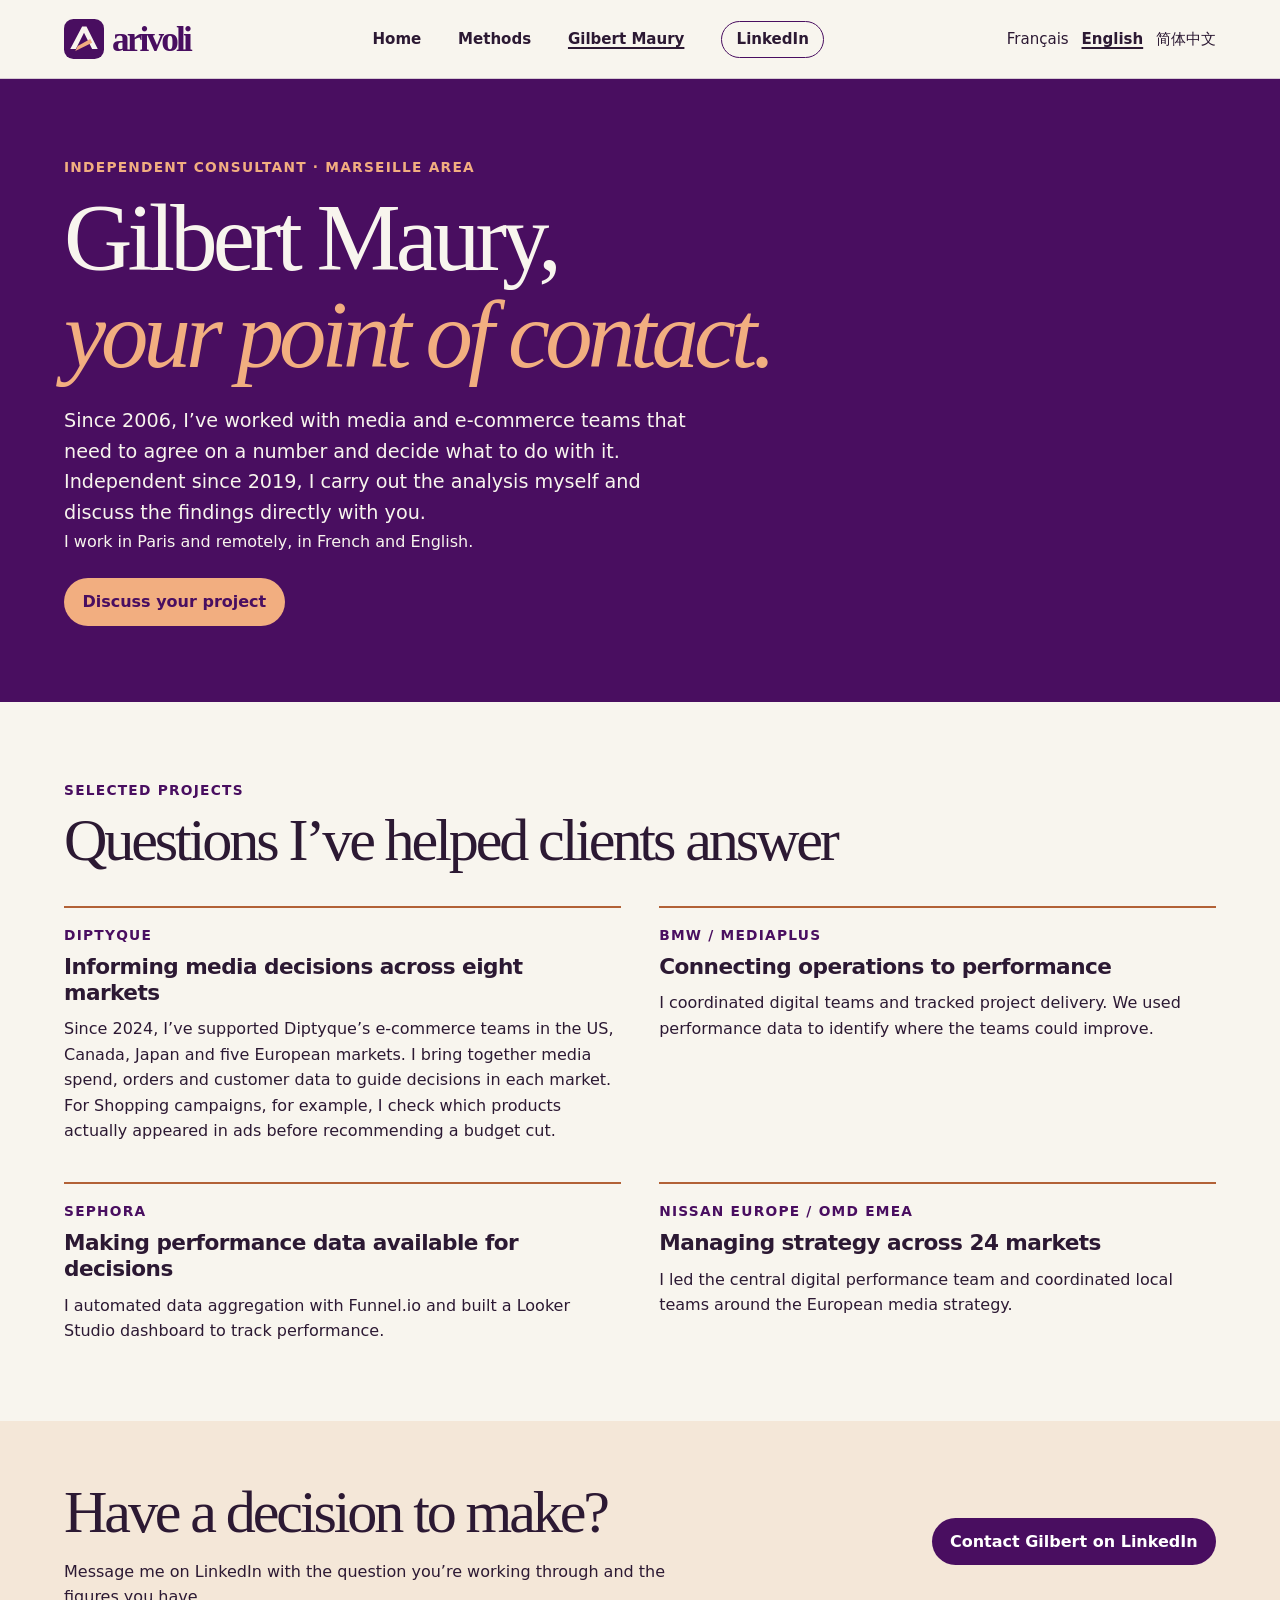
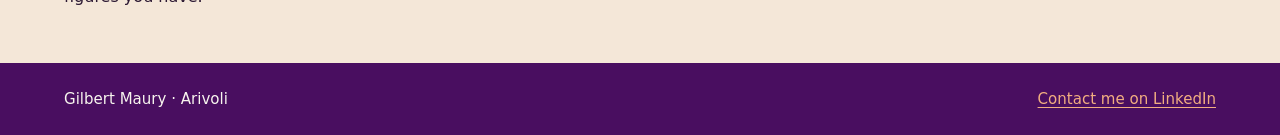
<file: en/gilbert-maury.html>
<!doctype html>
<html lang="en"><head><meta charset="utf-8"><meta name="viewport" content="width=device-width, initial-scale=1"><title>Gilbert Maury, independent analytics consultant | Arivoli</title>
<meta name="description" content="Gilbert Maury shares his independent approach and his e-commerce analytics and media performance work for Diptyque, BMW, Sephora and Nissan Europe.">
<meta name="author" content="Gilbert Maury">
<meta property="og:locale" content="en_GB">
<meta property="og:type" content="profile">
<meta property="og:site_name" content="Arivoli">
<meta property="og:title" content="Gilbert Maury, independent analytics consultant | Arivoli">
<meta property="og:description" content="Gilbert Maury shares his independent approach and his e-commerce analytics and media performance work for Diptyque, BMW, Sephora and Nissan Europe.">
<meta property="og:url" content="https://arivoli.fr/en/gilbert-maury.html">
<script type="application/ld+json">
{
  "@context": "https://schema.org",
  "@graph": [
    {
      "@type": "WebSite",
      "@id": "https://arivoli.fr/en/#website",
      "name": "Arivoli",
      "url": "https://arivoli.fr/en/",
      "inLanguage": "en",
      "publisher": {
        "@id": "https://arivoli.fr/gilbert-maury.html#gilbert-maury"
      }
    },
    {
      "@type": "Person",
      "@id": "https://arivoli.fr/gilbert-maury.html#gilbert-maury",
      "name": "Gilbert Maury",
      "url": "https://arivoli.fr/en/gilbert-maury.html",
      "jobTitle": "Independent e-commerce performance consultant",
      "sameAs": [
        "https://www.linkedin.com/in/gilbertmaury/"
      ]
    },
    {
      "@type": "ProfilePage",
      "@id": "https://arivoli.fr/en/gilbert-maury.html#webpage",
      "url": "https://arivoli.fr/en/gilbert-maury.html",
      "name": "Gilbert Maury, independent analytics consultant | Arivoli",
      "description": "Gilbert Maury shares his independent approach and his e-commerce analytics and media performance work for Diptyque, BMW, Sephora and Nissan Europe.",
      "inLanguage": "en",
      "isPartOf": {
        "@id": "https://arivoli.fr/en/#website"
      },
      "author": {
        "@id": "https://arivoli.fr/gilbert-maury.html#gilbert-maury"
      },
      "mainEntity": {
        "@id": "https://arivoli.fr/gilbert-maury.html#gilbert-maury"
      }
    }
  ]
}
</script>
<link rel="canonical" href="https://arivoli.fr/en/gilbert-maury.html"><link rel="icon" href="/assets/arivoli.svg"><link rel="stylesheet" href="/assets/editorial.css"><link rel="alternate" hreflang="fr" href="https://arivoli.fr/gilbert-maury.html">
<link rel="alternate" hreflang="en" href="https://arivoli.fr/en/gilbert-maury.html">
<link rel="alternate" hreflang="zh-Hans" href="https://arivoli.fr/zh/gilbert-maury.html">
<link rel="alternate" hreflang="x-default" href="https://arivoli.fr/gilbert-maury.html">
</head>
<body><a class="skip" href="#contenu">Skip to content</a><header><div class="wrap bar"><a class="brand" href="./" aria-label="Arivoli home"><img src="/assets/arivoli.svg" width="40" height="40" alt="">arivoli</a><nav aria-label="Main navigation"><a href="./" >Home</a><a href="priorites.html" >Methods</a><a href="gilbert-maury.html" aria-current="page">Gilbert Maury</a><a class="linkedin" href="https://www.linkedin.com/in/gilbertmaury/">LinkedIn</a></nav><nav class="languages" aria-label="Languages"><a lang="fr" hreflang="fr" href="/gilbert-maury.html">Français</a><a lang="en" hreflang="en" href="/en/gilbert-maury.html" aria-current="true">English</a><a lang="zh-Hans" hreflang="zh-Hans" href="/zh/gilbert-maury.html">简体中文</a></nav></div></header><main id="contenu"><span id="gilbert-maury"></span><section class="hero"><div class="wrap intro"><p class="label">Independent consultant · Marseille area</p><h1>Gilbert Maury, <em>your point of contact.</em></h1><p class="lead">Since 2006, I’ve worked with media and e-commerce teams that need to agree on a number and decide what to do with it. Independent since 2019, I carry out the analysis myself and discuss the findings directly with you.</p><p>I work in Paris and remotely, in French and English.</p><a class="button" href="https://www.linkedin.com/in/gilbertmaury/">Discuss your project</a></div></section><section class="wrap section"><p class="label">Selected projects</p><h2>Questions I’ve helped clients answer</h2><div class="missions"><article><p class="label">Diptyque</p><h3>Informing media decisions across eight markets</h3><p>Since 2024, I’ve supported Diptyque’s e-commerce teams in the US, Canada, Japan and five European markets. I bring together media spend, orders and customer data to guide decisions in each market. For Shopping campaigns, for example, I check which products actually appeared in ads before recommending a budget cut.</p></article><article><p class="label">BMW / Mediaplus</p><h3>Connecting operations to performance</h3><p>I coordinated digital teams and tracked project delivery. We used performance data to identify where the teams could improve.</p></article><article><p class="label">Sephora</p><h3>Making performance data available for decisions</h3><p>I automated data aggregation with Funnel.io and built a Looker Studio dashboard to track performance.</p></article><article><p class="label">Nissan Europe / OMD EMEA</p><h3>Managing strategy across 24 markets</h3><p>I led the central digital performance team and coordinated local teams around the European media strategy.</p></article></div></section><section class="tint"><div class="wrap strip"><div><h2>Have a decision to make?</h2><p>Message me on LinkedIn with the question you’re working through and the figures you have.</p></div><a class="button" href="https://www.linkedin.com/in/gilbertmaury/">Contact Gilbert on LinkedIn</a></div></section></main><footer><div class="wrap foot"><span>Gilbert Maury · Arivoli</span><a href="https://www.linkedin.com/in/gilbertmaury/">Contact me on LinkedIn</a></div></footer></body></html>
</file>
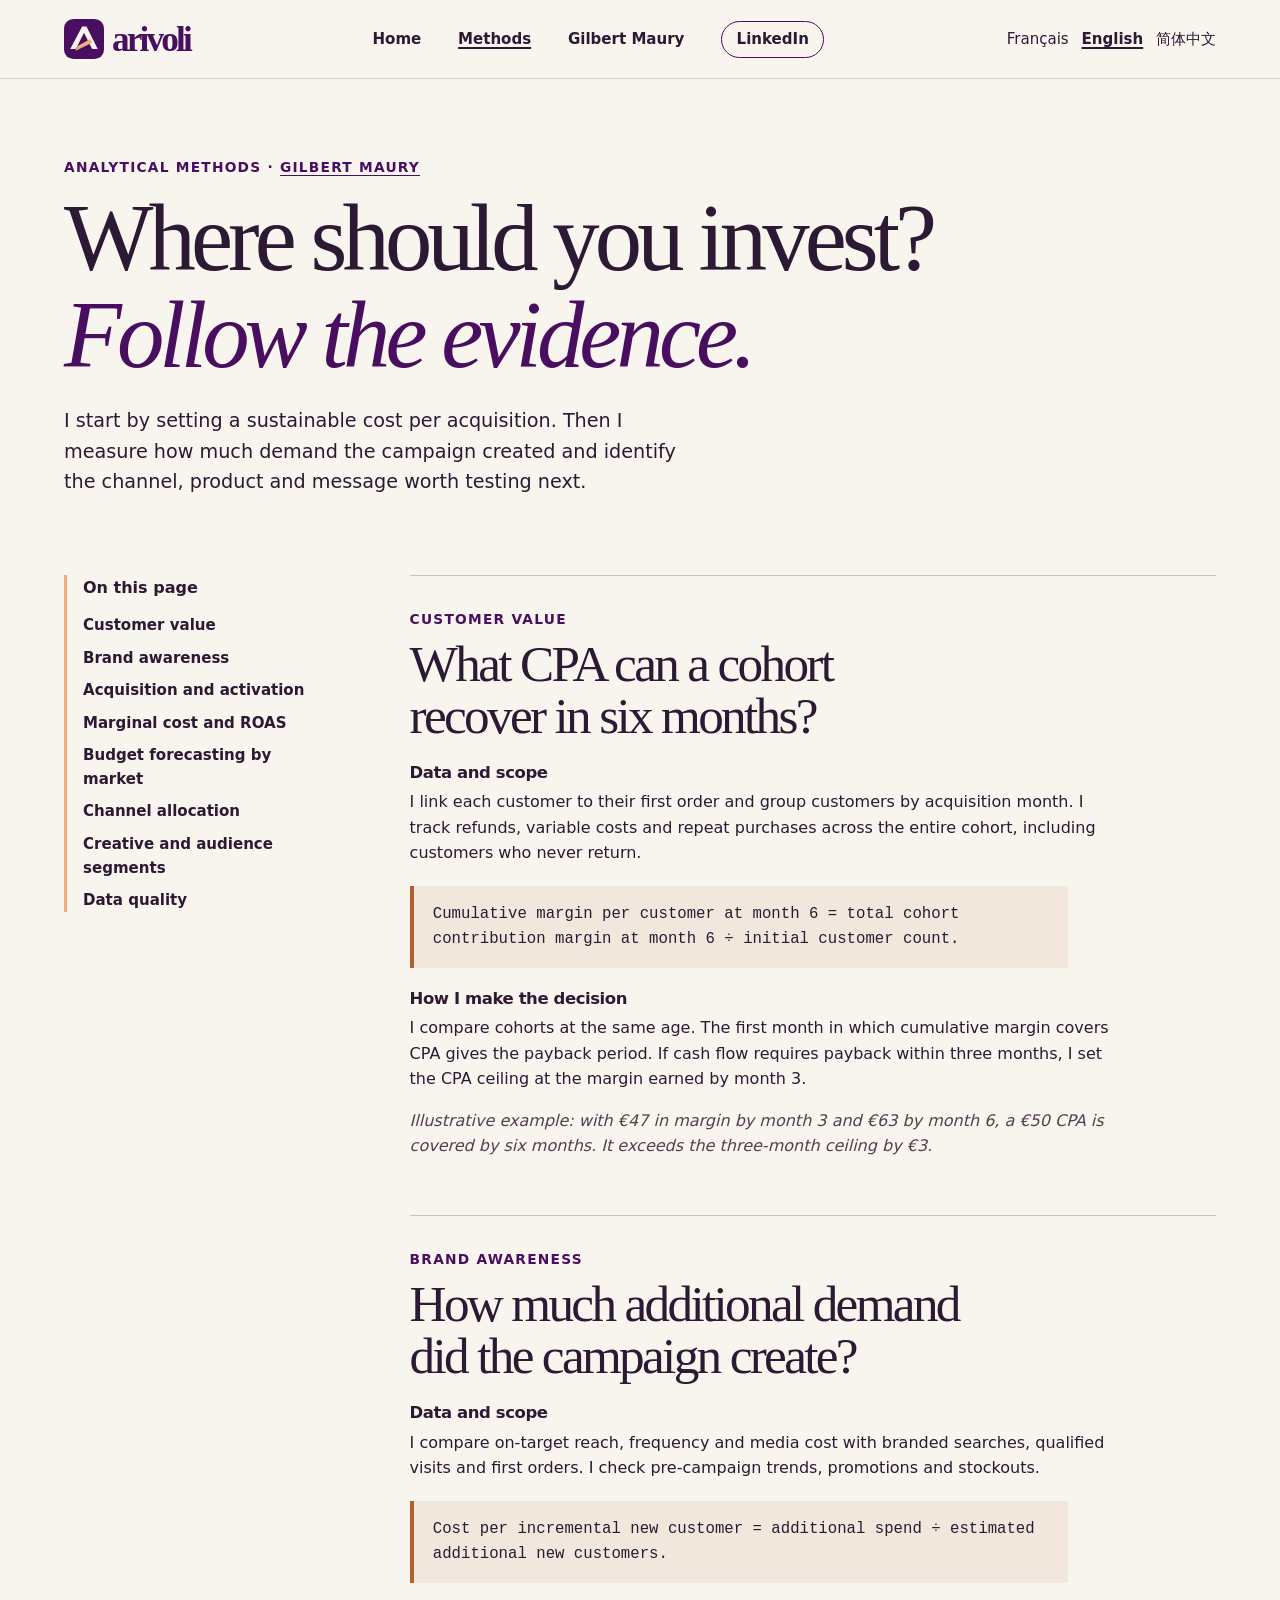
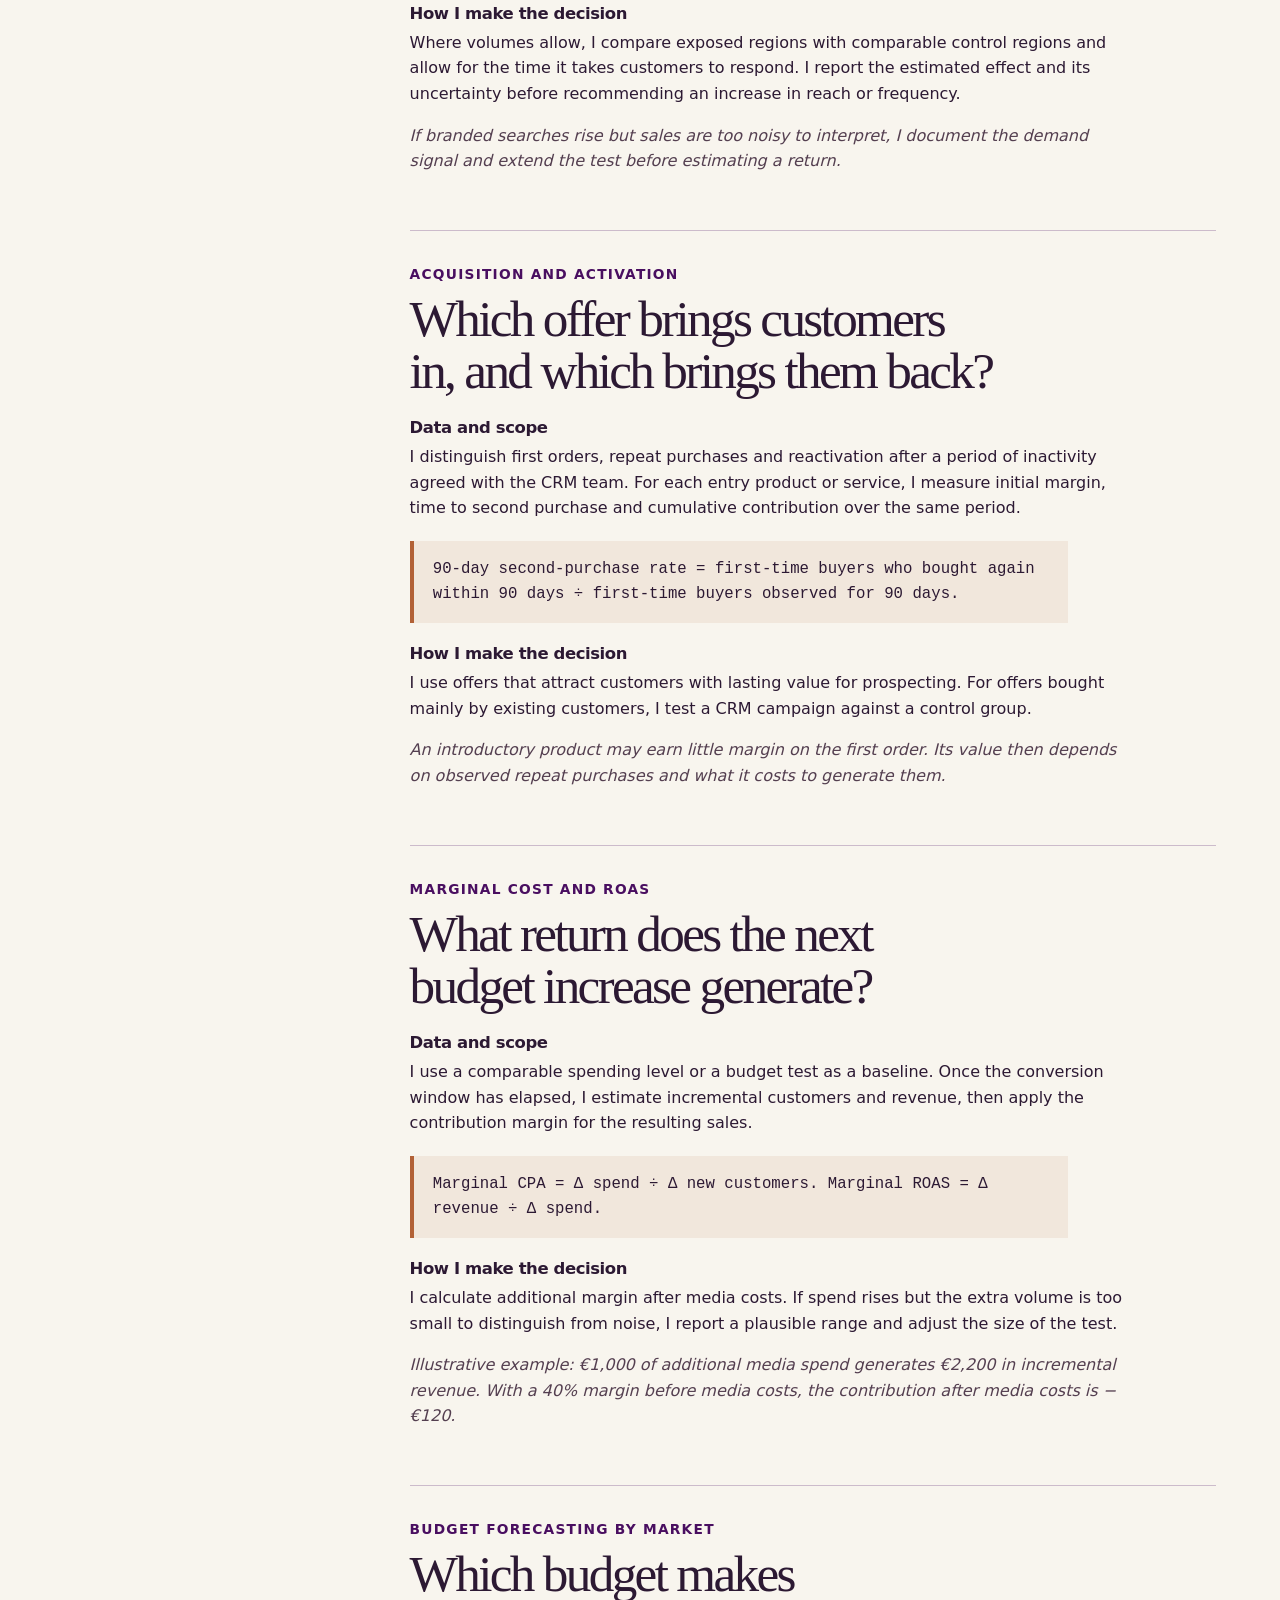
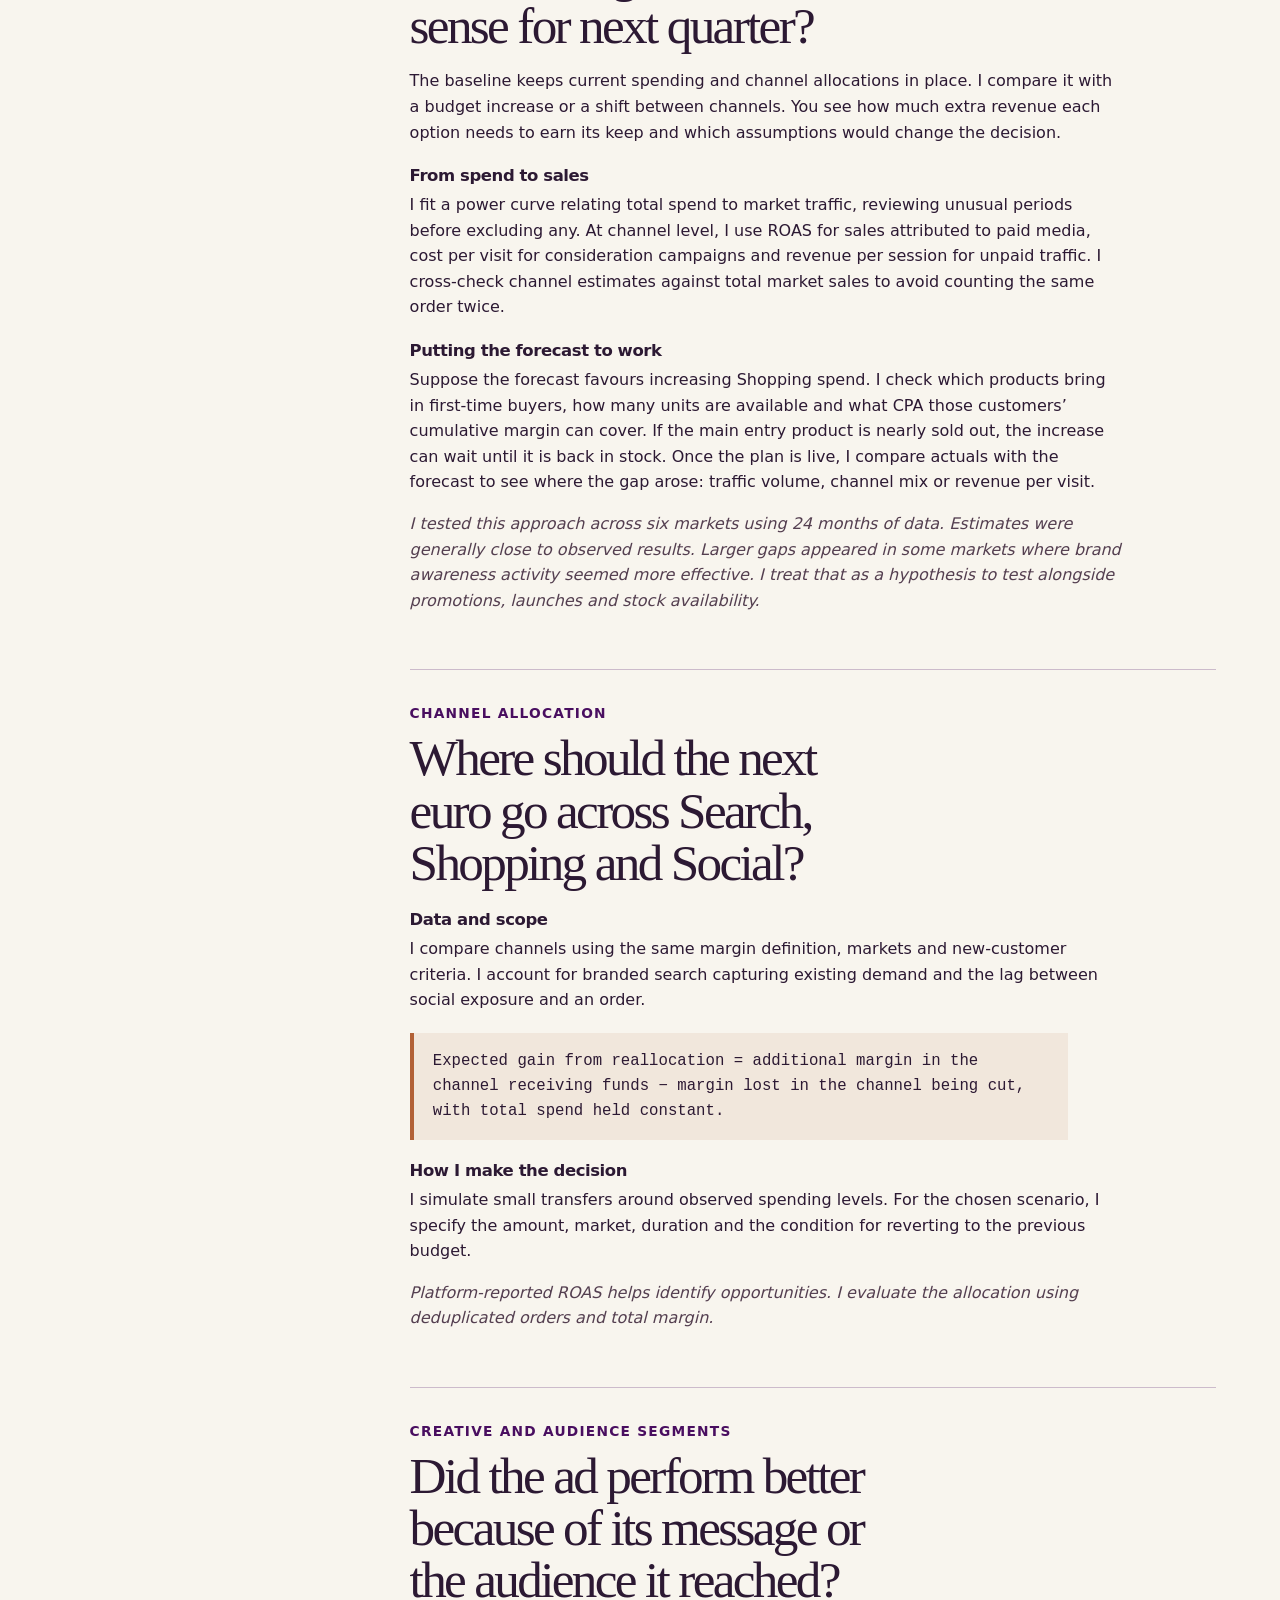
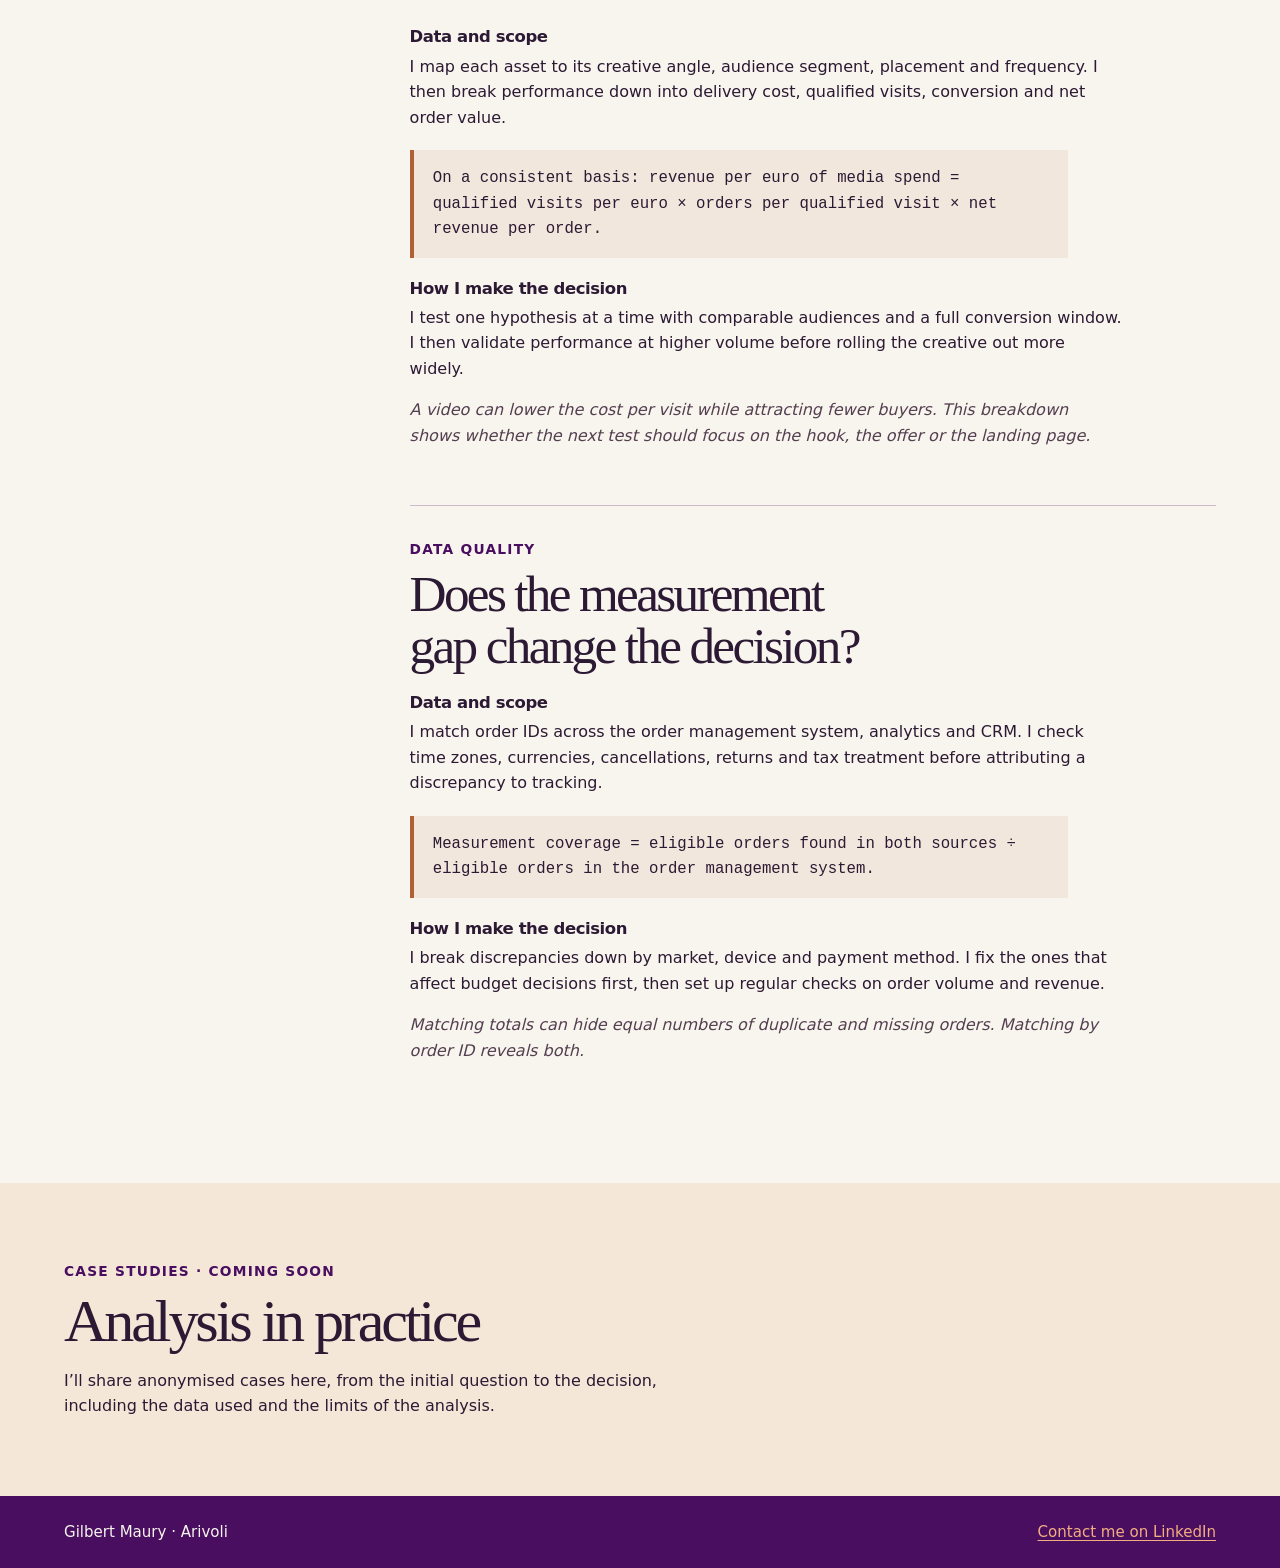
<file: en/priorites.html>
<!doctype html>
<html lang="en"><head><meta charset="utf-8"><meta name="viewport" content="width=device-width, initial-scale=1"><title>Media budgets, LTV and CPA: e-commerce planning methods | Arivoli</title>
<meta name="description" content="Forecast traffic and revenue by market, set a sustainable CPA and allocate media spend using cohort margins, stock availability and marginal returns.">
<meta name="author" content="Gilbert Maury">
<meta property="og:locale" content="en_GB">
<meta property="og:type" content="website">
<meta property="og:site_name" content="Arivoli">
<meta property="og:title" content="Media budgets, LTV and CPA: e-commerce planning methods | Arivoli">
<meta property="og:description" content="Forecast traffic and revenue by market, set a sustainable CPA and allocate media spend using cohort margins, stock availability and marginal returns.">
<meta property="og:url" content="https://arivoli.fr/en/priorites.html">
<script type="application/ld+json">
{
  "@context": "https://schema.org",
  "@graph": [
    {
      "@type": "WebSite",
      "@id": "https://arivoli.fr/en/#website",
      "name": "Arivoli",
      "url": "https://arivoli.fr/en/",
      "inLanguage": "en",
      "publisher": {
        "@id": "https://arivoli.fr/gilbert-maury.html#gilbert-maury"
      }
    },
    {
      "@type": "Person",
      "@id": "https://arivoli.fr/gilbert-maury.html#gilbert-maury",
      "name": "Gilbert Maury",
      "url": "https://arivoli.fr/en/gilbert-maury.html",
      "jobTitle": "Independent e-commerce performance consultant",
      "sameAs": [
        "https://www.linkedin.com/in/gilbertmaury/"
      ]
    },
    {
      "@type": "CollectionPage",
      "@id": "https://arivoli.fr/en/priorites.html#webpage",
      "url": "https://arivoli.fr/en/priorites.html",
      "name": "Media budgets, LTV and CPA: e-commerce planning methods | Arivoli",
      "description": "Forecast traffic and revenue by market, set a sustainable CPA and allocate media spend using cohort margins, stock availability and marginal returns.",
      "inLanguage": "en",
      "isPartOf": {
        "@id": "https://arivoli.fr/en/#website"
      },
      "author": {
        "@id": "https://arivoli.fr/gilbert-maury.html#gilbert-maury"
      },
      "hasPart": [
        {
          "@type": "WebPageElement",
          "@id": "https://arivoli.fr/en/priorites.html#cohortes",
          "url": "https://arivoli.fr/en/priorites.html#cohortes",
          "name": "What CPA can a cohort recover in six months?",
          "about": "Customer value",
          "author": {
            "@id": "https://arivoli.fr/gilbert-maury.html#gilbert-maury"
          },
          "isPartOf": {
            "@id": "https://arivoli.fr/en/priorites.html#webpage"
          }
        },
        {
          "@type": "WebPageElement",
          "@id": "https://arivoli.fr/en/priorites.html#notoriete",
          "url": "https://arivoli.fr/en/priorites.html#notoriete",
          "name": "How much additional demand did the campaign create?",
          "about": "Brand awareness",
          "author": {
            "@id": "https://arivoli.fr/gilbert-maury.html#gilbert-maury"
          },
          "isPartOf": {
            "@id": "https://arivoli.fr/en/priorites.html#webpage"
          }
        },
        {
          "@type": "WebPageElement",
          "@id": "https://arivoli.fr/en/priorites.html#offres",
          "url": "https://arivoli.fr/en/priorites.html#offres",
          "name": "Which offer brings customers in, and which brings them back?",
          "about": "Acquisition and activation",
          "author": {
            "@id": "https://arivoli.fr/gilbert-maury.html#gilbert-maury"
          },
          "isPartOf": {
            "@id": "https://arivoli.fr/en/priorites.html#webpage"
          }
        },
        {
          "@type": "WebPageElement",
          "@id": "https://arivoli.fr/en/priorites.html#marginal",
          "url": "https://arivoli.fr/en/priorites.html#marginal",
          "name": "What return does the next budget increase generate?",
          "about": "Marginal cost and ROAS",
          "author": {
            "@id": "https://arivoli.fr/gilbert-maury.html#gilbert-maury"
          },
          "isPartOf": {
            "@id": "https://arivoli.fr/en/priorites.html#webpage"
          }
        },
        {
          "@type": "WebPageElement",
          "@id": "https://arivoli.fr/en/priorites.html#projection",
          "url": "https://arivoli.fr/en/priorites.html#projection",
          "name": "Which budget makes sense for next quarter?",
          "about": "Budget forecasting by market",
          "author": {
            "@id": "https://arivoli.fr/gilbert-maury.html#gilbert-maury"
          },
          "isPartOf": {
            "@id": "https://arivoli.fr/en/priorites.html#webpage"
          }
        },
        {
          "@type": "WebPageElement",
          "@id": "https://arivoli.fr/en/priorites.html#mix",
          "url": "https://arivoli.fr/en/priorites.html#mix",
          "name": "Where should the next euro go across Search, Shopping and Social?",
          "about": "Channel allocation",
          "author": {
            "@id": "https://arivoli.fr/gilbert-maury.html#gilbert-maury"
          },
          "isPartOf": {
            "@id": "https://arivoli.fr/en/priorites.html#webpage"
          }
        },
        {
          "@type": "WebPageElement",
          "@id": "https://arivoli.fr/en/priorites.html#creation",
          "url": "https://arivoli.fr/en/priorites.html#creation",
          "name": "Did the ad perform better because of its message or the audience it reached?",
          "about": "Creative and audience segments",
          "author": {
            "@id": "https://arivoli.fr/gilbert-maury.html#gilbert-maury"
          },
          "isPartOf": {
            "@id": "https://arivoli.fr/en/priorites.html#webpage"
          }
        },
        {
          "@type": "WebPageElement",
          "@id": "https://arivoli.fr/en/priorites.html#fiabilite",
          "url": "https://arivoli.fr/en/priorites.html#fiabilite",
          "name": "Does the measurement gap change the decision?",
          "about": "Data quality",
          "author": {
            "@id": "https://arivoli.fr/gilbert-maury.html#gilbert-maury"
          },
          "isPartOf": {
            "@id": "https://arivoli.fr/en/priorites.html#webpage"
          }
        }
      ]
    }
  ]
}
</script>
<link rel="canonical" href="https://arivoli.fr/en/priorites.html"><link rel="icon" href="/assets/arivoli.svg"><link rel="stylesheet" href="/assets/editorial.css"><link rel="alternate" hreflang="fr" href="https://arivoli.fr/priorites.html">
<link rel="alternate" hreflang="en" href="https://arivoli.fr/en/priorites.html">
<link rel="alternate" hreflang="zh-Hans" href="https://arivoli.fr/zh/priorites.html">
<link rel="alternate" hreflang="x-default" href="https://arivoli.fr/priorites.html">
</head>
<body><a class="skip" href="#contenu">Skip to content</a><header><div class="wrap bar"><a class="brand" href="./" aria-label="Arivoli home"><img src="/assets/arivoli.svg" width="40" height="40" alt="">arivoli</a><nav aria-label="Main navigation"><a href="./" >Home</a><a href="priorites.html" aria-current="page">Methods</a><a href="gilbert-maury.html" >Gilbert Maury</a><a class="linkedin" href="https://www.linkedin.com/in/gilbertmaury/">LinkedIn</a></nav><nav class="languages" aria-label="Languages"><a lang="fr" hreflang="fr" href="/priorites.html">Français</a><a lang="en" hreflang="en" href="/en/priorites.html" aria-current="true">English</a><a lang="zh-Hans" hreflang="zh-Hans" href="/zh/priorites.html">简体中文</a></nav></div></header><main id="contenu"><section class="wrap intro"><p class="label">Analytical methods · <a rel="author" href="gilbert-maury.html">Gilbert Maury</a></p><h1>Where should you invest? <em>Follow the evidence.</em></h1><p class="lead">I start by setting a sustainable cost per acquisition. Then I measure how much demand the campaign created and identify the channel, product and message worth testing next.</p></section><div class="wrap notebook"><aside><nav aria-label="Analysis topics"><strong>On this page</strong><a href="#cohortes">Customer value</a>
<a href="#notoriete">Brand awareness</a>
<a href="#offres">Acquisition and activation</a>
<a href="#marginal">Marginal cost and ROAS</a>
<a href="#projection">Budget forecasting by market</a>
<a href="#mix">Channel allocation</a>
<a href="#creation">Creative and audience segments</a>
<a href="#fiabilite">Data quality</a></nav></aside><div><article class="note" id="cohortes"><p class="label">Customer value</p><h2>What CPA can a cohort recover in six months?</h2><h3>Data and scope</h3><p>I link each customer to their first order and group customers by acquisition month. I track refunds, variable costs and repeat purchases across the entire cohort, including customers who never return.</p><p class="equation">Cumulative margin per customer at month 6 = total cohort contribution margin at month 6 ÷ initial customer count.</p><h3>How I make the decision</h3><p>I compare cohorts at the same age. The first month in which cumulative margin covers CPA gives the payback period. If cash flow requires payback within three months, I set the CPA ceiling at the margin earned by month 3.</p><p class="example">Illustrative example: with €47 in margin by month 3 and €63 by month 6, a €50 CPA is covered by six months. It exceeds the three-month ceiling by €3.</p></article>
<article class="note" id="notoriete"><p class="label">Brand awareness</p><h2>How much additional demand did the campaign create?</h2><h3>Data and scope</h3><p>I compare on-target reach, frequency and media cost with branded searches, qualified visits and first orders. I check pre-campaign trends, promotions and stockouts.</p><p class="equation">Cost per incremental new customer = additional spend ÷ estimated additional new customers.</p><h3>How I make the decision</h3><p>Where volumes allow, I compare exposed regions with comparable control regions and allow for the time it takes customers to respond. I report the estimated effect and its uncertainty before recommending an increase in reach or frequency.</p><p class="example">If branded searches rise but sales are too noisy to interpret, I document the demand signal and extend the test before estimating a return.</p></article>
<article class="note" id="offres"><p class="label">Acquisition and activation</p><h2>Which offer brings customers in, and which brings them back?</h2><h3>Data and scope</h3><p>I distinguish first orders, repeat purchases and reactivation after a period of inactivity agreed with the CRM team. For each entry product or service, I measure initial margin, time to second purchase and cumulative contribution over the same period.</p><p class="equation">90-day second-purchase rate = first-time buyers who bought again within 90 days ÷ first-time buyers observed for 90 days.</p><h3>How I make the decision</h3><p>I use offers that attract customers with lasting value for prospecting. For offers bought mainly by existing customers, I test a CRM campaign against a control group.</p><p class="example">An introductory product may earn little margin on the first order. Its value then depends on observed repeat purchases and what it costs to generate them.</p></article>
<article class="note" id="marginal"><p class="label">Marginal cost and ROAS</p><h2>What return does the next budget increase generate?</h2><h3>Data and scope</h3><p>I use a comparable spending level or a budget test as a baseline. Once the conversion window has elapsed, I estimate incremental customers and revenue, then apply the contribution margin for the resulting sales.</p><p class="equation">Marginal CPA = Δ spend ÷ Δ new customers. Marginal ROAS = Δ revenue ÷ Δ spend.</p><h3>How I make the decision</h3><p>I calculate additional margin after media costs. If spend rises but the extra volume is too small to distinguish from noise, I report a plausible range and adjust the size of the test.</p><p class="example">Illustrative example: €1,000 of additional media spend generates €2,200 in incremental revenue. With a 40% margin before media costs, the contribution after media costs is −€120.</p></article>
<article class="note" id="projection"><p class="label">Budget forecasting by market</p><h2>Which budget makes sense for next quarter?</h2><p>The baseline keeps current spending and channel allocations in place. I compare it with a budget increase or a shift between channels. You see how much extra revenue each option needs to earn its keep and which assumptions would change the decision.</p><h3>From spend to sales</h3><p>I fit a power curve relating total spend to market traffic, reviewing unusual periods before excluding any. At channel level, I use ROAS for sales attributed to paid media, cost per visit for consideration campaigns and revenue per session for unpaid traffic. I cross-check channel estimates against total market sales to avoid counting the same order twice.</p><h3>Putting the forecast to work</h3><p>Suppose the forecast favours increasing Shopping spend. I check which products bring in first-time buyers, how many units are available and what CPA those customers’ cumulative margin can cover. If the main entry product is nearly sold out, the increase can wait until it is back in stock. Once the plan is live, I compare actuals with the forecast to see where the gap arose: traffic volume, channel mix or revenue per visit.</p><p class="example">I tested this approach across six markets using 24 months of data. Estimates were generally close to observed results. Larger gaps appeared in some markets where brand awareness activity seemed more effective. I treat that as a hypothesis to test alongside promotions, launches and stock availability.</p></article>
<article class="note" id="mix"><p class="label">Channel allocation</p><h2>Where should the next euro go across Search, Shopping and Social?</h2><h3>Data and scope</h3><p>I compare channels using the same margin definition, markets and new-customer criteria. I account for branded search capturing existing demand and the lag between social exposure and an order.</p><p class="equation">Expected gain from reallocation = additional margin in the channel receiving funds − margin lost in the channel being cut, with total spend held constant.</p><h3>How I make the decision</h3><p>I simulate small transfers around observed spending levels. For the chosen scenario, I specify the amount, market, duration and the condition for reverting to the previous budget.</p><p class="example">Platform-reported ROAS helps identify opportunities. I evaluate the allocation using deduplicated orders and total margin.</p></article>
<article class="note" id="creation"><p class="label">Creative and audience segments</p><h2>Did the ad perform better because of its message or the audience it reached?</h2><h3>Data and scope</h3><p>I map each asset to its creative angle, audience segment, placement and frequency. I then break performance down into delivery cost, qualified visits, conversion and net order value.</p><p class="equation">On a consistent basis: revenue per euro of media spend = qualified visits per euro × orders per qualified visit × net revenue per order.</p><h3>How I make the decision</h3><p>I test one hypothesis at a time with comparable audiences and a full conversion window. I then validate performance at higher volume before rolling the creative out more widely.</p><p class="example">A video can lower the cost per visit while attracting fewer buyers. This breakdown shows whether the next test should focus on the hook, the offer or the landing page.</p></article>
<article class="note" id="fiabilite"><p class="label">Data quality</p><h2>Does the measurement gap change the decision?</h2><h3>Data and scope</h3><p>I match order IDs across the order management system, analytics and CRM. I check time zones, currencies, cancellations, returns and tax treatment before attributing a discrepancy to tracking.</p><p class="equation">Measurement coverage = eligible orders found in both sources ÷ eligible orders in the order management system.</p><h3>How I make the decision</h3><p>I break discrepancies down by market, device and payment method. I fix the ones that affect budget decisions first, then set up regular checks on order volume and revenue.</p><p class="example">Matching totals can hide equal numbers of duplicate and missing orders. Matching by order ID reveals both.</p></article></div></div><section class="tint" id="cas"><div class="wrap section"><p class="label">Case studies · Coming soon</p><h2>Analysis in practice</h2><p>I’ll share anonymised cases here, from the initial question to the decision, including the data used and the limits of the analysis.</p></div></section></main><footer><div class="wrap foot"><span>Gilbert Maury · Arivoli</span><a href="https://www.linkedin.com/in/gilbertmaury/">Contact me on LinkedIn</a></div></footer></body></html>
</file>
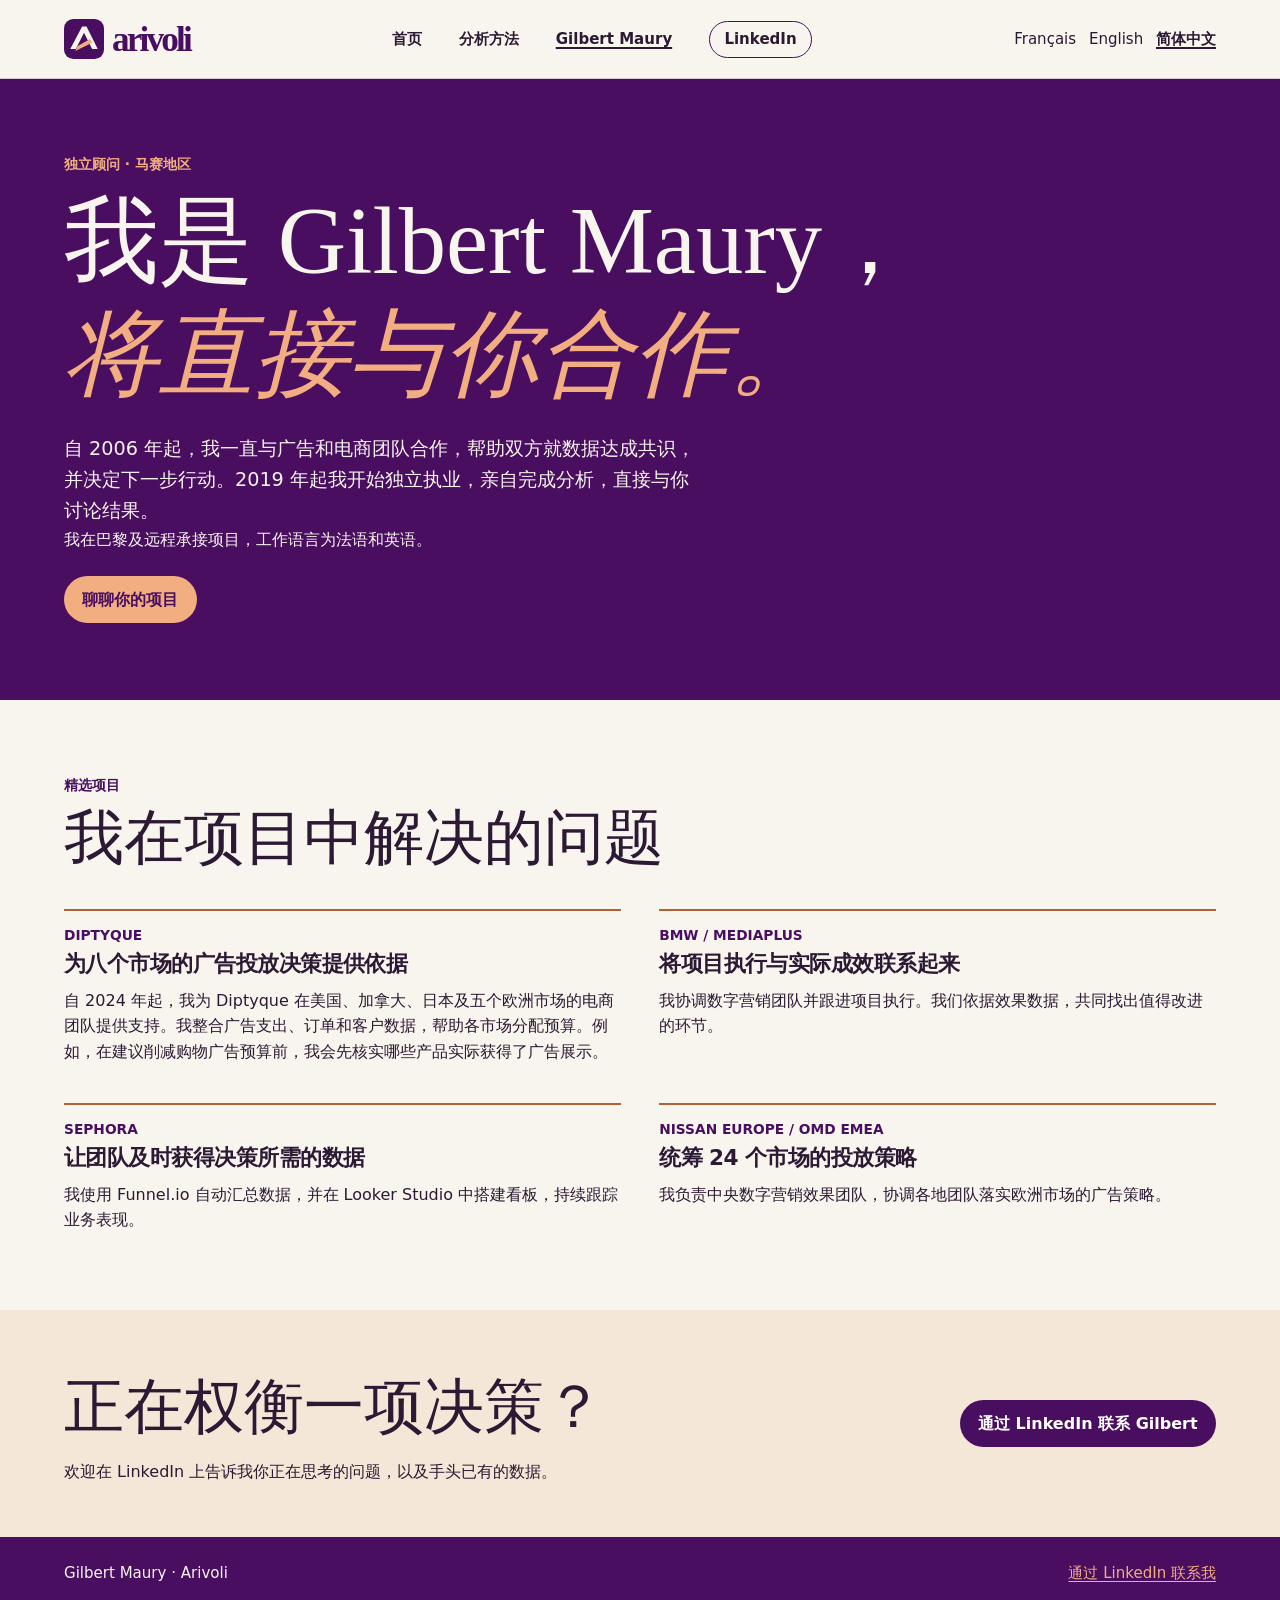
<file: zh/gilbert-maury.html>
<!doctype html>
<html lang="zh-Hans"><head><meta charset="utf-8"><meta name="viewport" content="width=device-width, initial-scale=1"><title>Gilbert Maury，独立数据分析顾问 | Arivoli</title>
<meta name="description" content="了解 Gilbert Maury 的独立咨询方式，以及他为 Diptyque、BMW、Sephora 和 Nissan Europe 开展的电商分析与广告效果项目。">
<meta name="author" content="Gilbert Maury">
<meta property="og:locale" content="zh_CN">
<meta property="og:type" content="profile">
<meta property="og:site_name" content="Arivoli">
<meta property="og:title" content="Gilbert Maury，独立数据分析顾问 | Arivoli">
<meta property="og:description" content="了解 Gilbert Maury 的独立咨询方式，以及他为 Diptyque、BMW、Sephora 和 Nissan Europe 开展的电商分析与广告效果项目。">
<meta property="og:url" content="https://arivoli.fr/zh/gilbert-maury.html">
<script type="application/ld+json">
{
  "@context": "https://schema.org",
  "@graph": [
    {
      "@type": "WebSite",
      "@id": "https://arivoli.fr/zh/#website",
      "name": "Arivoli",
      "url": "https://arivoli.fr/zh/",
      "inLanguage": "zh-Hans",
      "publisher": {
        "@id": "https://arivoli.fr/gilbert-maury.html#gilbert-maury"
      }
    },
    {
      "@type": "Person",
      "@id": "https://arivoli.fr/gilbert-maury.html#gilbert-maury",
      "name": "Gilbert Maury",
      "url": "https://arivoli.fr/zh/gilbert-maury.html",
      "jobTitle": "独立电商效果分析顾问",
      "sameAs": [
        "https://www.linkedin.com/in/gilbertmaury/"
      ]
    },
    {
      "@type": "ProfilePage",
      "@id": "https://arivoli.fr/zh/gilbert-maury.html#webpage",
      "url": "https://arivoli.fr/zh/gilbert-maury.html",
      "name": "Gilbert Maury，独立数据分析顾问 | Arivoli",
      "description": "了解 Gilbert Maury 的独立咨询方式，以及他为 Diptyque、BMW、Sephora 和 Nissan Europe 开展的电商分析与广告效果项目。",
      "inLanguage": "zh-Hans",
      "isPartOf": {
        "@id": "https://arivoli.fr/zh/#website"
      },
      "author": {
        "@id": "https://arivoli.fr/gilbert-maury.html#gilbert-maury"
      },
      "mainEntity": {
        "@id": "https://arivoli.fr/gilbert-maury.html#gilbert-maury"
      }
    }
  ]
}
</script>
<link rel="canonical" href="https://arivoli.fr/zh/gilbert-maury.html"><link rel="icon" href="/assets/arivoli.svg"><link rel="stylesheet" href="/assets/editorial.css"><link rel="alternate" hreflang="fr" href="https://arivoli.fr/gilbert-maury.html">
<link rel="alternate" hreflang="en" href="https://arivoli.fr/en/gilbert-maury.html">
<link rel="alternate" hreflang="zh-Hans" href="https://arivoli.fr/zh/gilbert-maury.html">
<link rel="alternate" hreflang="x-default" href="https://arivoli.fr/gilbert-maury.html">
</head>
<body><a class="skip" href="#contenu">跳至正文</a><header><div class="wrap bar"><a class="brand" href="./" aria-label="Arivoli 首页"><img src="/assets/arivoli.svg" width="40" height="40" alt="">arivoli</a><nav aria-label="主导航"><a href="./" >首页</a><a href="priorites.html" >分析方法</a><a href="gilbert-maury.html" aria-current="page">Gilbert Maury</a><a class="linkedin" href="https://www.linkedin.com/in/gilbertmaury/">LinkedIn</a></nav><nav class="languages" aria-label="语言"><a lang="fr" hreflang="fr" href="/gilbert-maury.html">Français</a><a lang="en" hreflang="en" href="/en/gilbert-maury.html">English</a><a lang="zh-Hans" hreflang="zh-Hans" href="/zh/gilbert-maury.html" aria-current="true">简体中文</a></nav></div></header><main id="contenu"><span id="gilbert-maury"></span><section class="hero"><div class="wrap intro"><p class="label">独立顾问 · 马赛地区</p><h1>我是 Gilbert Maury， <em>将直接与你合作。</em></h1><p class="lead">自 2006 年起，我一直与广告和电商团队合作，帮助双方就数据达成共识，并决定下一步行动。2019 年起我开始独立执业，亲自完成分析，直接与你讨论结果。</p><p>我在巴黎及远程承接项目，工作语言为法语和英语。</p><a class="button" href="https://www.linkedin.com/in/gilbertmaury/">聊聊你的项目</a></div></section><section class="wrap section"><p class="label">精选项目</p><h2>我在项目中解决的问题</h2><div class="missions"><article><p class="label">Diptyque</p><h3>为八个市场的广告投放决策提供依据</h3><p>自 2024 年起，我为 Diptyque 在美国、加拿大、日本及五个欧洲市场的电商团队提供支持。我整合广告支出、订单和客户数据，帮助各市场分配预算。例如，在建议削减购物广告预算前，我会先核实哪些产品实际获得了广告展示。</p></article><article><p class="label">BMW / Mediaplus</p><h3>将项目执行与实际成效联系起来</h3><p>我协调数字营销团队并跟进项目执行。我们依据效果数据，共同找出值得改进的环节。</p></article><article><p class="label">Sephora</p><h3>让团队及时获得决策所需的数据</h3><p>我使用 Funnel.io 自动汇总数据，并在 Looker Studio 中搭建看板，持续跟踪业务表现。</p></article><article><p class="label">Nissan Europe / OMD EMEA</p><h3>统筹 24 个市场的投放策略</h3><p>我负责中央数字营销效果团队，协调各地团队落实欧洲市场的广告策略。</p></article></div></section><section class="tint"><div class="wrap strip"><div><h2>正在权衡一项决策？</h2><p>欢迎在 LinkedIn 上告诉我你正在思考的问题，以及手头已有的数据。</p></div><a class="button" href="https://www.linkedin.com/in/gilbertmaury/">通过 LinkedIn 联系 Gilbert</a></div></section></main><footer><div class="wrap foot"><span>Gilbert Maury · Arivoli</span><a href="https://www.linkedin.com/in/gilbertmaury/">通过 LinkedIn 联系我</a></div></footer></body></html>
</file>
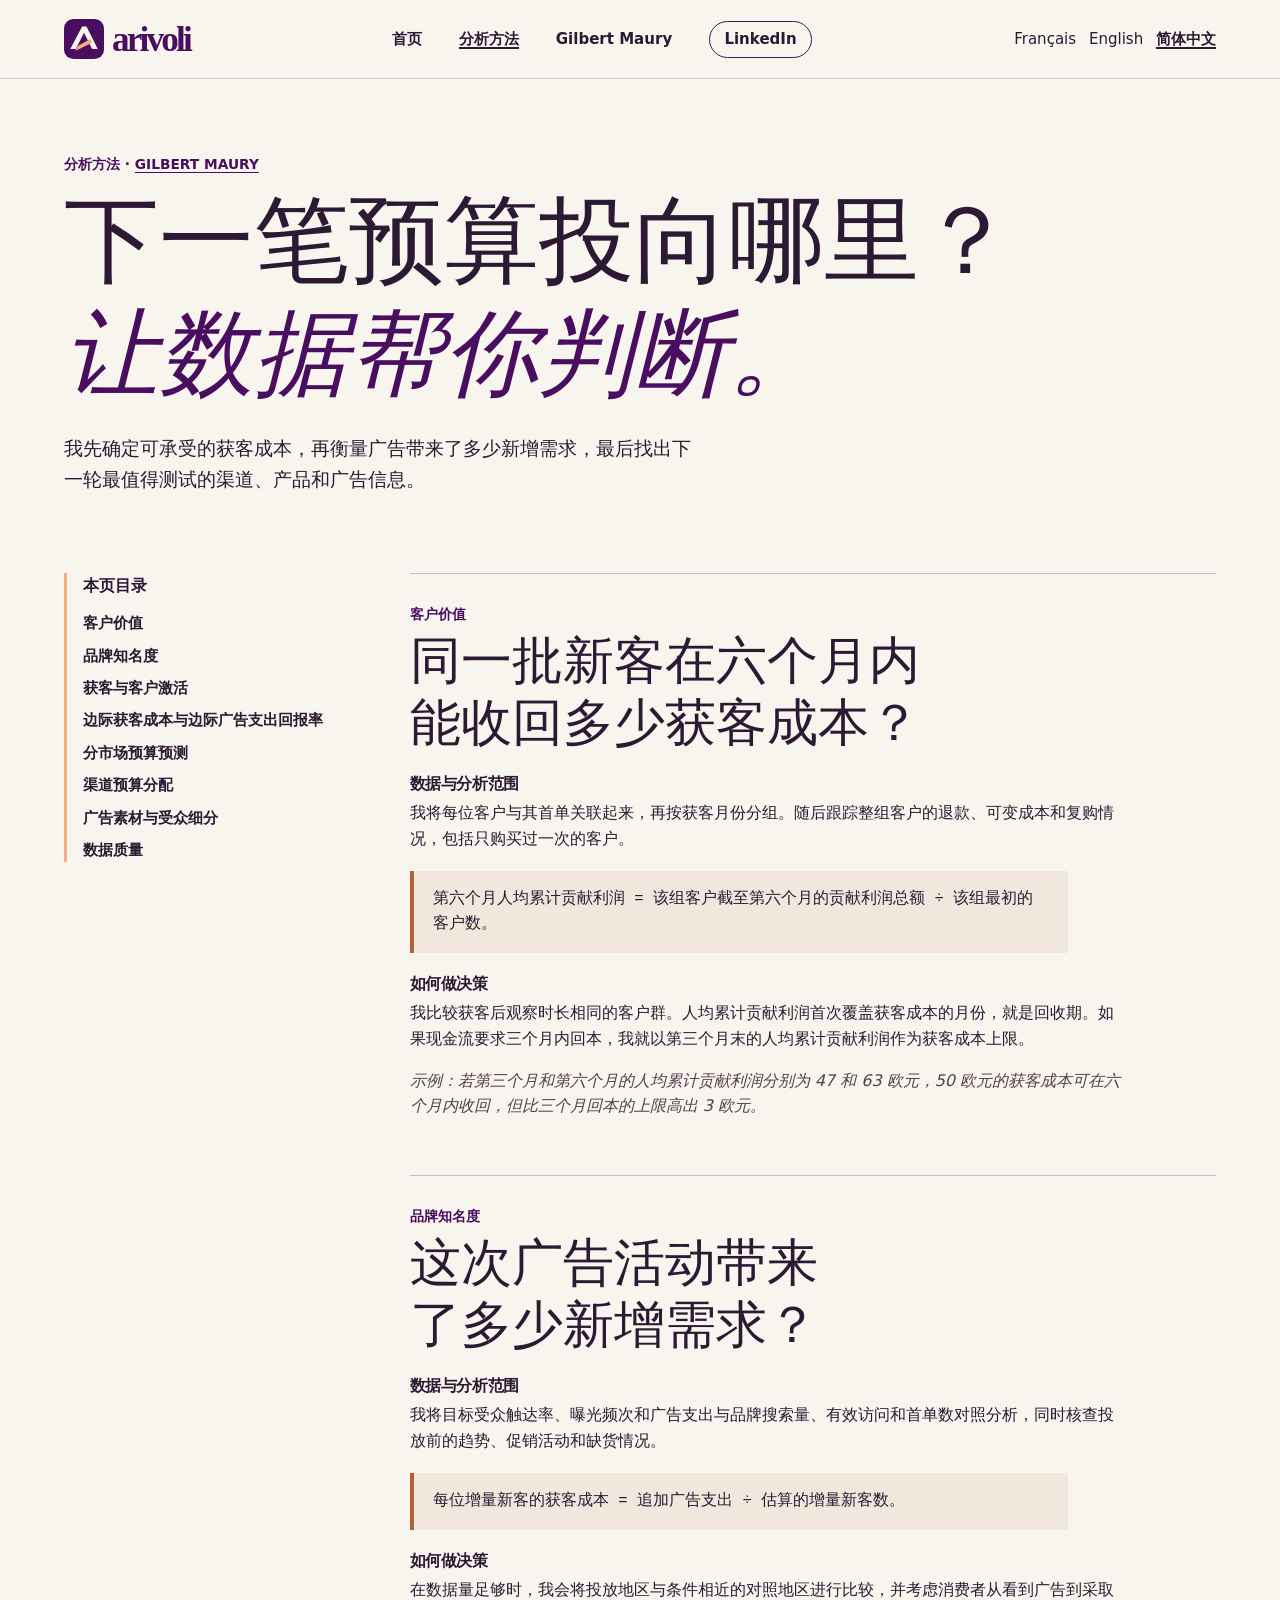
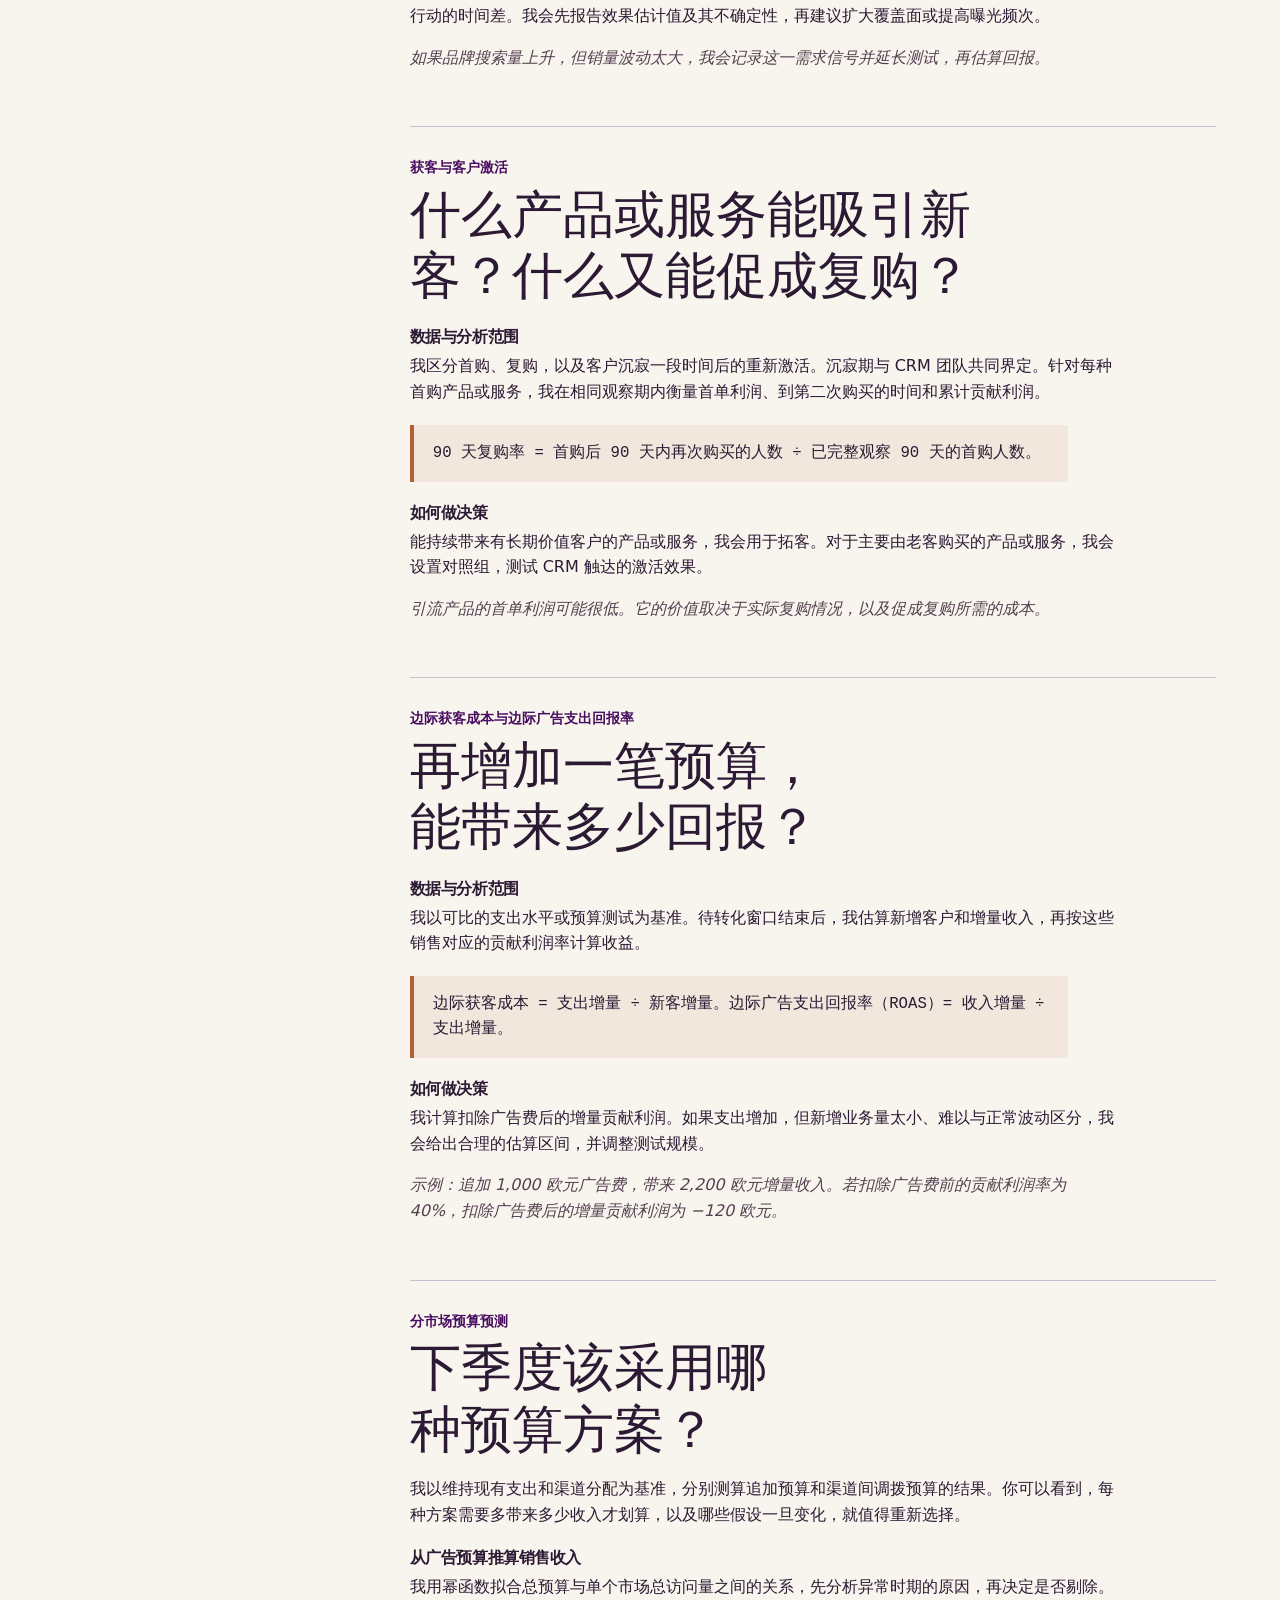
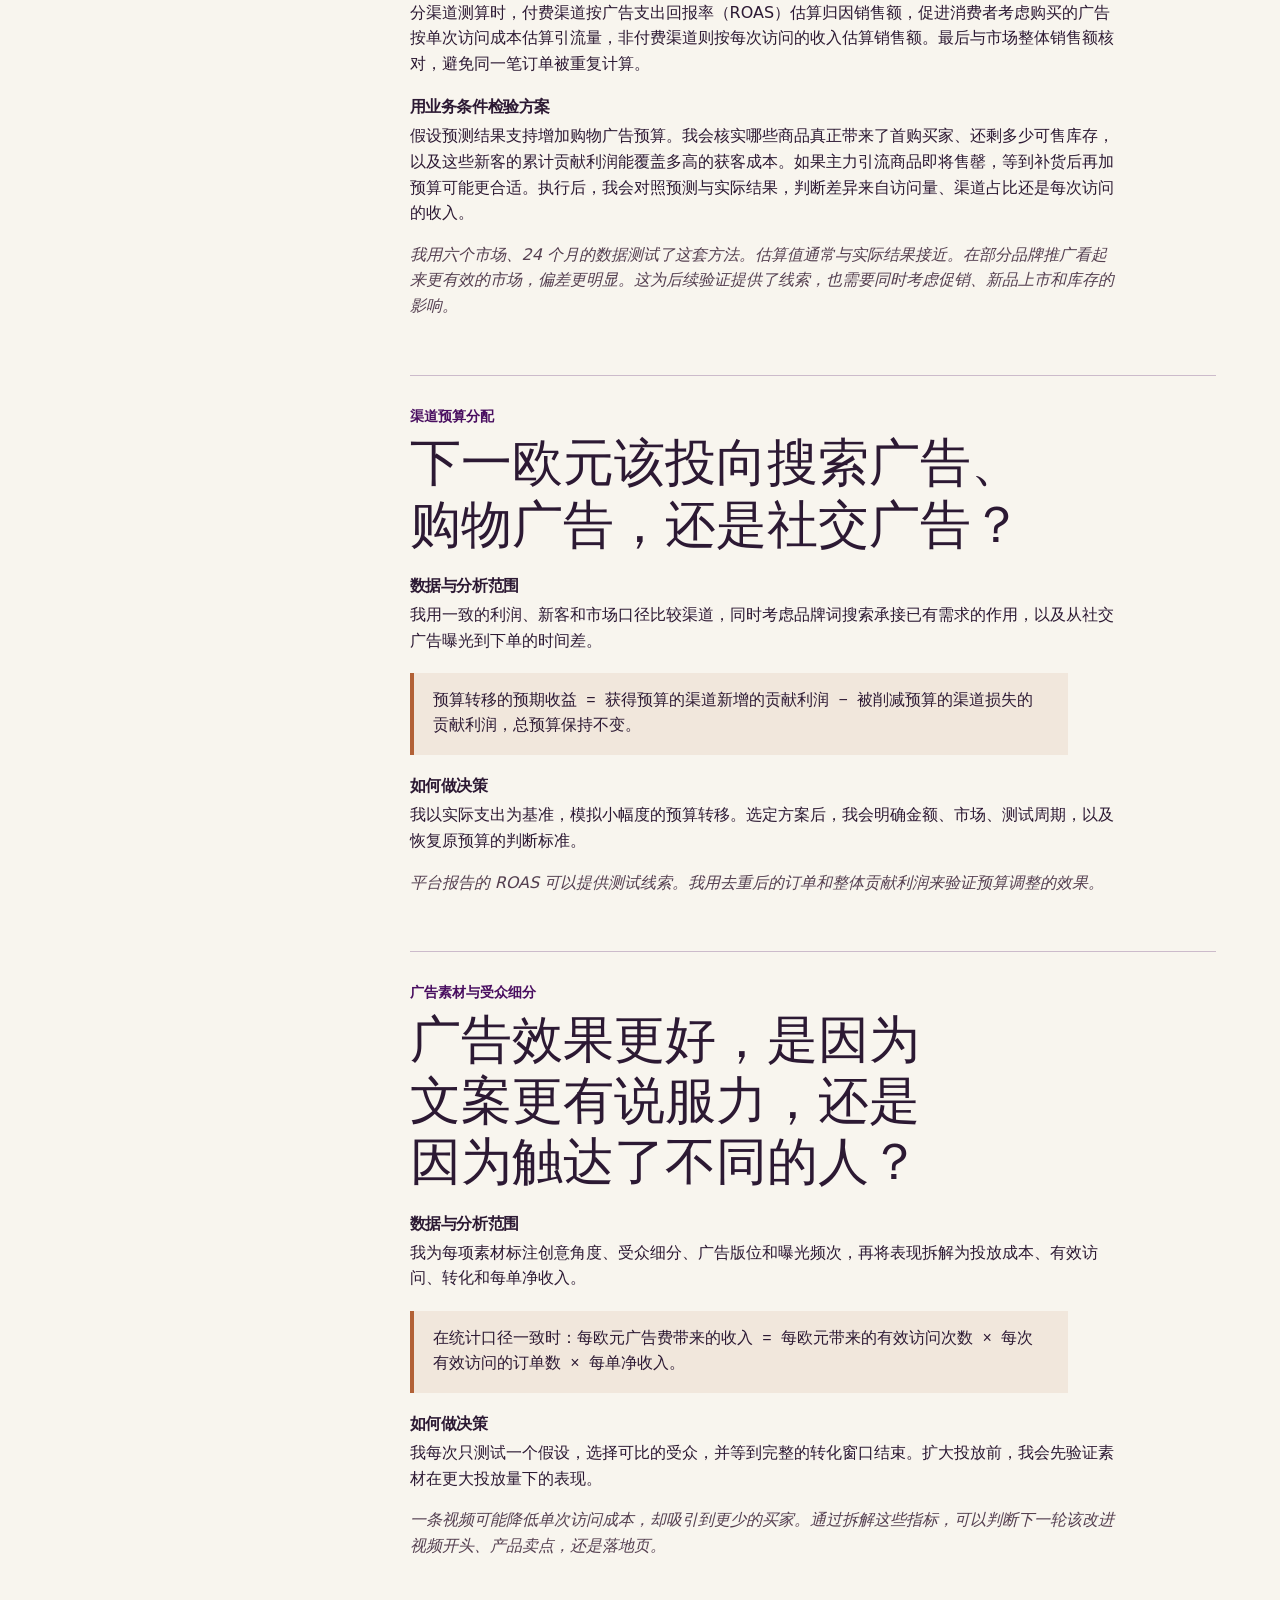
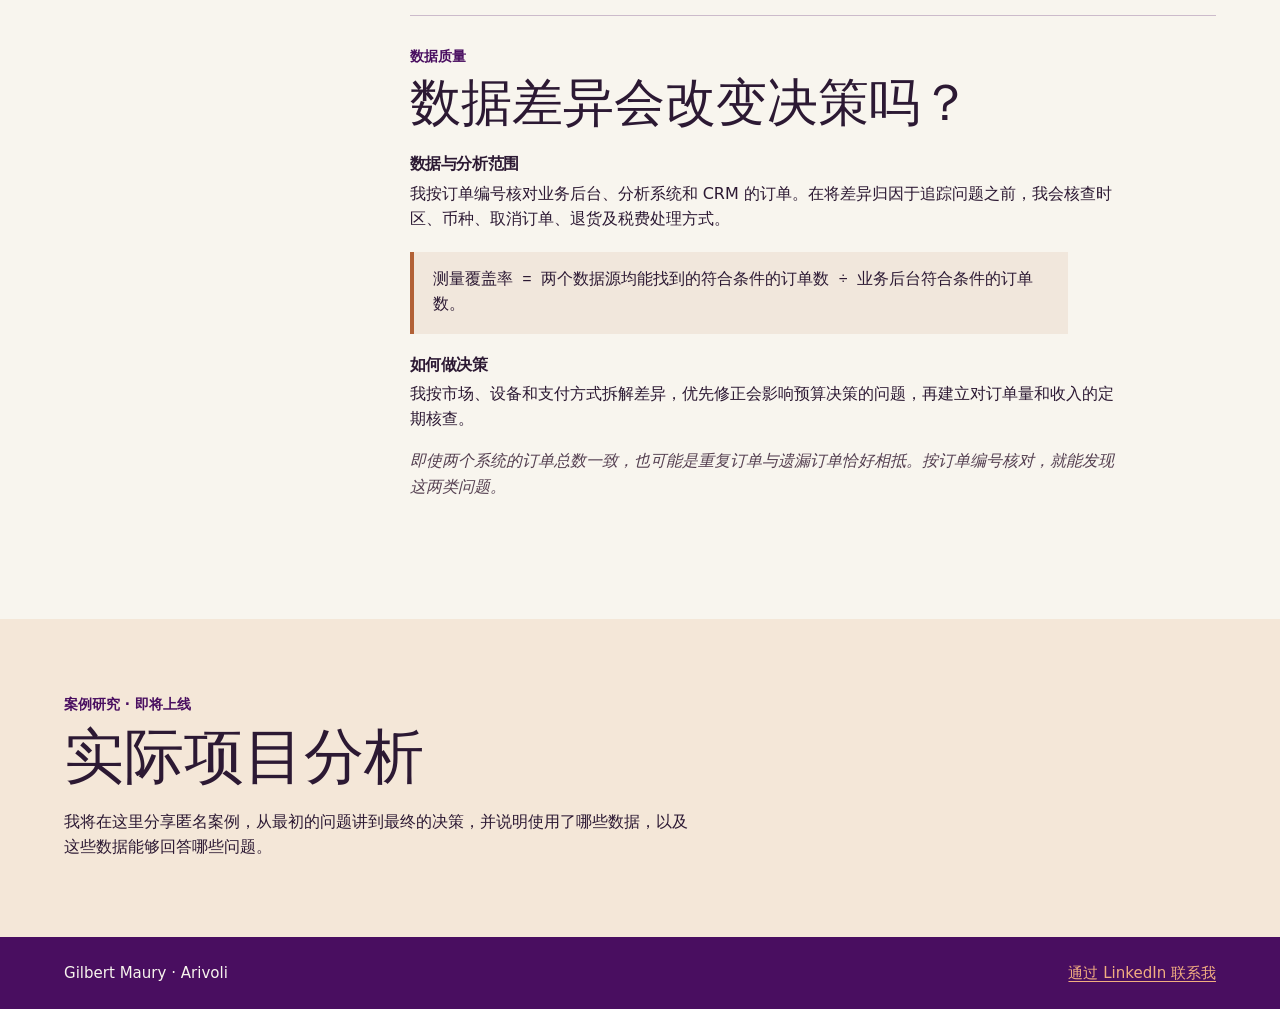
<file: zh/priorites.html>
<!doctype html>
<html lang="zh-Hans"><head><meta charset="utf-8"><meta name="viewport" content="width=device-width, initial-scale=1"><title>广告预算、客户终身价值与获客成本：电商经营分析方法 | Arivoli</title>
<meta name="description" content="按市场预测访问量和销售收入，结合客户群贡献利润、可售库存与边际回报，确定获客成本上限并分配广告预算。">
<meta name="author" content="Gilbert Maury">
<meta property="og:locale" content="zh_CN">
<meta property="og:type" content="website">
<meta property="og:site_name" content="Arivoli">
<meta property="og:title" content="广告预算、客户终身价值与获客成本：电商经营分析方法 | Arivoli">
<meta property="og:description" content="按市场预测访问量和销售收入，结合客户群贡献利润、可售库存与边际回报，确定获客成本上限并分配广告预算。">
<meta property="og:url" content="https://arivoli.fr/zh/priorites.html">
<script type="application/ld+json">
{
  "@context": "https://schema.org",
  "@graph": [
    {
      "@type": "WebSite",
      "@id": "https://arivoli.fr/zh/#website",
      "name": "Arivoli",
      "url": "https://arivoli.fr/zh/",
      "inLanguage": "zh-Hans",
      "publisher": {
        "@id": "https://arivoli.fr/gilbert-maury.html#gilbert-maury"
      }
    },
    {
      "@type": "Person",
      "@id": "https://arivoli.fr/gilbert-maury.html#gilbert-maury",
      "name": "Gilbert Maury",
      "url": "https://arivoli.fr/zh/gilbert-maury.html",
      "jobTitle": "独立电商效果分析顾问",
      "sameAs": [
        "https://www.linkedin.com/in/gilbertmaury/"
      ]
    },
    {
      "@type": "CollectionPage",
      "@id": "https://arivoli.fr/zh/priorites.html#webpage",
      "url": "https://arivoli.fr/zh/priorites.html",
      "name": "广告预算、客户终身价值与获客成本：电商经营分析方法 | Arivoli",
      "description": "按市场预测访问量和销售收入，结合客户群贡献利润、可售库存与边际回报，确定获客成本上限并分配广告预算。",
      "inLanguage": "zh-Hans",
      "isPartOf": {
        "@id": "https://arivoli.fr/zh/#website"
      },
      "author": {
        "@id": "https://arivoli.fr/gilbert-maury.html#gilbert-maury"
      },
      "hasPart": [
        {
          "@type": "WebPageElement",
          "@id": "https://arivoli.fr/zh/priorites.html#cohortes",
          "url": "https://arivoli.fr/zh/priorites.html#cohortes",
          "name": "同一批新客在六个月内能收回多少获客成本？",
          "about": "客户价值",
          "author": {
            "@id": "https://arivoli.fr/gilbert-maury.html#gilbert-maury"
          },
          "isPartOf": {
            "@id": "https://arivoli.fr/zh/priorites.html#webpage"
          }
        },
        {
          "@type": "WebPageElement",
          "@id": "https://arivoli.fr/zh/priorites.html#notoriete",
          "url": "https://arivoli.fr/zh/priorites.html#notoriete",
          "name": "这次广告活动带来了多少新增需求？",
          "about": "品牌知名度",
          "author": {
            "@id": "https://arivoli.fr/gilbert-maury.html#gilbert-maury"
          },
          "isPartOf": {
            "@id": "https://arivoli.fr/zh/priorites.html#webpage"
          }
        },
        {
          "@type": "WebPageElement",
          "@id": "https://arivoli.fr/zh/priorites.html#offres",
          "url": "https://arivoli.fr/zh/priorites.html#offres",
          "name": "什么产品或服务能吸引新客？什么又能促成复购？",
          "about": "获客与客户激活",
          "author": {
            "@id": "https://arivoli.fr/gilbert-maury.html#gilbert-maury"
          },
          "isPartOf": {
            "@id": "https://arivoli.fr/zh/priorites.html#webpage"
          }
        },
        {
          "@type": "WebPageElement",
          "@id": "https://arivoli.fr/zh/priorites.html#marginal",
          "url": "https://arivoli.fr/zh/priorites.html#marginal",
          "name": "再增加一笔预算，能带来多少回报？",
          "about": "边际获客成本与边际广告支出回报率",
          "author": {
            "@id": "https://arivoli.fr/gilbert-maury.html#gilbert-maury"
          },
          "isPartOf": {
            "@id": "https://arivoli.fr/zh/priorites.html#webpage"
          }
        },
        {
          "@type": "WebPageElement",
          "@id": "https://arivoli.fr/zh/priorites.html#projection",
          "url": "https://arivoli.fr/zh/priorites.html#projection",
          "name": "下季度该采用哪种预算方案？",
          "about": "分市场预算预测",
          "author": {
            "@id": "https://arivoli.fr/gilbert-maury.html#gilbert-maury"
          },
          "isPartOf": {
            "@id": "https://arivoli.fr/zh/priorites.html#webpage"
          }
        },
        {
          "@type": "WebPageElement",
          "@id": "https://arivoli.fr/zh/priorites.html#mix",
          "url": "https://arivoli.fr/zh/priorites.html#mix",
          "name": "下一欧元该投向搜索广告、购物广告，还是社交广告？",
          "about": "渠道预算分配",
          "author": {
            "@id": "https://arivoli.fr/gilbert-maury.html#gilbert-maury"
          },
          "isPartOf": {
            "@id": "https://arivoli.fr/zh/priorites.html#webpage"
          }
        },
        {
          "@type": "WebPageElement",
          "@id": "https://arivoli.fr/zh/priorites.html#creation",
          "url": "https://arivoli.fr/zh/priorites.html#creation",
          "name": "广告效果更好，是因为文案更有说服力，还是因为触达了不同的人？",
          "about": "广告素材与受众细分",
          "author": {
            "@id": "https://arivoli.fr/gilbert-maury.html#gilbert-maury"
          },
          "isPartOf": {
            "@id": "https://arivoli.fr/zh/priorites.html#webpage"
          }
        },
        {
          "@type": "WebPageElement",
          "@id": "https://arivoli.fr/zh/priorites.html#fiabilite",
          "url": "https://arivoli.fr/zh/priorites.html#fiabilite",
          "name": "数据差异会改变决策吗？",
          "about": "数据质量",
          "author": {
            "@id": "https://arivoli.fr/gilbert-maury.html#gilbert-maury"
          },
          "isPartOf": {
            "@id": "https://arivoli.fr/zh/priorites.html#webpage"
          }
        }
      ]
    }
  ]
}
</script>
<link rel="canonical" href="https://arivoli.fr/zh/priorites.html"><link rel="icon" href="/assets/arivoli.svg"><link rel="stylesheet" href="/assets/editorial.css"><link rel="alternate" hreflang="fr" href="https://arivoli.fr/priorites.html">
<link rel="alternate" hreflang="en" href="https://arivoli.fr/en/priorites.html">
<link rel="alternate" hreflang="zh-Hans" href="https://arivoli.fr/zh/priorites.html">
<link rel="alternate" hreflang="x-default" href="https://arivoli.fr/priorites.html">
</head>
<body><a class="skip" href="#contenu">跳至正文</a><header><div class="wrap bar"><a class="brand" href="./" aria-label="Arivoli 首页"><img src="/assets/arivoli.svg" width="40" height="40" alt="">arivoli</a><nav aria-label="主导航"><a href="./" >首页</a><a href="priorites.html" aria-current="page">分析方法</a><a href="gilbert-maury.html" >Gilbert Maury</a><a class="linkedin" href="https://www.linkedin.com/in/gilbertmaury/">LinkedIn</a></nav><nav class="languages" aria-label="语言"><a lang="fr" hreflang="fr" href="/priorites.html">Français</a><a lang="en" hreflang="en" href="/en/priorites.html">English</a><a lang="zh-Hans" hreflang="zh-Hans" href="/zh/priorites.html" aria-current="true">简体中文</a></nav></div></header><main id="contenu"><section class="wrap intro"><p class="label">分析方法 · <a rel="author" href="gilbert-maury.html">Gilbert Maury</a></p><h1>下一笔预算投向哪里？ <em>让数据帮你判断。</em></h1><p class="lead">我先确定可承受的获客成本，再衡量广告带来了多少新增需求，最后找出下一轮最值得测试的渠道、产品和广告信息。</p></section><div class="wrap notebook"><aside><nav aria-label="分析主题目录"><strong>本页目录</strong><a href="#cohortes">客户价值</a>
<a href="#notoriete">品牌知名度</a>
<a href="#offres">获客与客户激活</a>
<a href="#marginal">边际获客成本与边际广告支出回报率</a>
<a href="#projection">分市场预算预测</a>
<a href="#mix">渠道预算分配</a>
<a href="#creation">广告素材与受众细分</a>
<a href="#fiabilite">数据质量</a></nav></aside><div><article class="note" id="cohortes"><p class="label">客户价值</p><h2>同一批新客在六个月内能收回多少获客成本？</h2><h3>数据与分析范围</h3><p>我将每位客户与其首单关联起来，再按获客月份分组。随后跟踪整组客户的退款、可变成本和复购情况，包括只购买过一次的客户。</p><p class="equation">第六个月人均累计贡献利润 = 该组客户截至第六个月的贡献利润总额 ÷ 该组最初的客户数。</p><h3>如何做决策</h3><p>我比较获客后观察时长相同的客户群。人均累计贡献利润首次覆盖获客成本的月份，就是回收期。如果现金流要求三个月内回本，我就以第三个月末的人均累计贡献利润作为获客成本上限。</p><p class="example">示例：若第三个月和第六个月的人均累计贡献利润分别为 47 和 63 欧元，50 欧元的获客成本可在六个月内收回，但比三个月回本的上限高出 3 欧元。</p></article>
<article class="note" id="notoriete"><p class="label">品牌知名度</p><h2>这次广告活动带来了多少新增需求？</h2><h3>数据与分析范围</h3><p>我将目标受众触达率、曝光频次和广告支出与品牌搜索量、有效访问和首单数对照分析，同时核查投放前的趋势、促销活动和缺货情况。</p><p class="equation">每位增量新客的获客成本 = 追加广告支出 ÷ 估算的增量新客数。</p><h3>如何做决策</h3><p>在数据量足够时，我会将投放地区与条件相近的对照地区进行比较，并考虑消费者从看到广告到采取行动的时间差。我会先报告效果估计值及其不确定性，再建议扩大覆盖面或提高曝光频次。</p><p class="example">如果品牌搜索量上升，但销量波动太大，我会记录这一需求信号并延长测试，再估算回报。</p></article>
<article class="note" id="offres"><p class="label">获客与客户激活</p><h2>什么产品或服务能吸引新客？什么又能促成复购？</h2><h3>数据与分析范围</h3><p>我区分首购、复购，以及客户沉寂一段时间后的重新激活。沉寂期与 CRM 团队共同界定。针对每种首购产品或服务，我在相同观察期内衡量首单利润、到第二次购买的时间和累计贡献利润。</p><p class="equation">90 天复购率 = 首购后 90 天内再次购买的人数 ÷ 已完整观察 90 天的首购人数。</p><h3>如何做决策</h3><p>能持续带来有长期价值客户的产品或服务，我会用于拓客。对于主要由老客购买的产品或服务，我会设置对照组，测试 CRM 触达的激活效果。</p><p class="example">引流产品的首单利润可能很低。它的价值取决于实际复购情况，以及促成复购所需的成本。</p></article>
<article class="note" id="marginal"><p class="label">边际获客成本与边际广告支出回报率</p><h2>再增加一笔预算，能带来多少回报？</h2><h3>数据与分析范围</h3><p>我以可比的支出水平或预算测试为基准。待转化窗口结束后，我估算新增客户和增量收入，再按这些销售对应的贡献利润率计算收益。</p><p class="equation">边际获客成本 = 支出增量 ÷ 新客增量。边际广告支出回报率（ROAS）= 收入增量 ÷ 支出增量。</p><h3>如何做决策</h3><p>我计算扣除广告费后的增量贡献利润。如果支出增加，但新增业务量太小、难以与正常波动区分，我会给出合理的估算区间，并调整测试规模。</p><p class="example">示例：追加 1,000 欧元广告费，带来 2,200 欧元增量收入。若扣除广告费前的贡献利润率为 40%，扣除广告费后的增量贡献利润为 −120 欧元。</p></article>
<article class="note" id="projection"><p class="label">分市场预算预测</p><h2>下季度该采用哪种预算方案？</h2><p>我以维持现有支出和渠道分配为基准，分别测算追加预算和渠道间调拨预算的结果。你可以看到，每种方案需要多带来多少收入才划算，以及哪些假设一旦变化，就值得重新选择。</p><h3>从广告预算推算销售收入</h3><p>我用幂函数拟合总预算与单个市场总访问量之间的关系，先分析异常时期的原因，再决定是否剔除。分渠道测算时，付费渠道按广告支出回报率（ROAS）估算归因销售额，促进消费者考虑购买的广告按单次访问成本估算引流量，非付费渠道则按每次访问的收入估算销售额。最后与市场整体销售额核对，避免同一笔订单被重复计算。</p><h3>用业务条件检验方案</h3><p>假设预测结果支持增加购物广告预算。我会核实哪些商品真正带来了首购买家、还剩多少可售库存，以及这些新客的累计贡献利润能覆盖多高的获客成本。如果主力引流商品即将售罄，等到补货后再加预算可能更合适。执行后，我会对照预测与实际结果，判断差异来自访问量、渠道占比还是每次访问的收入。</p><p class="example">我用六个市场、24 个月的数据测试了这套方法。估算值通常与实际结果接近。在部分品牌推广看起来更有效的市场，偏差更明显。这为后续验证提供了线索，也需要同时考虑促销、新品上市和库存的影响。</p></article>
<article class="note" id="mix"><p class="label">渠道预算分配</p><h2>下一欧元该投向搜索广告、购物广告，还是社交广告？</h2><h3>数据与分析范围</h3><p>我用一致的利润、新客和市场口径比较渠道，同时考虑品牌词搜索承接已有需求的作用，以及从社交广告曝光到下单的时间差。</p><p class="equation">预算转移的预期收益 = 获得预算的渠道新增的贡献利润 − 被削减预算的渠道损失的贡献利润，总预算保持不变。</p><h3>如何做决策</h3><p>我以实际支出为基准，模拟小幅度的预算转移。选定方案后，我会明确金额、市场、测试周期，以及恢复原预算的判断标准。</p><p class="example">平台报告的 ROAS 可以提供测试线索。我用去重后的订单和整体贡献利润来验证预算调整的效果。</p></article>
<article class="note" id="creation"><p class="label">广告素材与受众细分</p><h2>广告效果更好，是因为文案更有说服力，还是因为触达了不同的人？</h2><h3>数据与分析范围</h3><p>我为每项素材标注创意角度、受众细分、广告版位和曝光频次，再将表现拆解为投放成本、有效访问、转化和每单净收入。</p><p class="equation">在统计口径一致时：每欧元广告费带来的收入 = 每欧元带来的有效访问次数 × 每次有效访问的订单数 × 每单净收入。</p><h3>如何做决策</h3><p>我每次只测试一个假设，选择可比的受众，并等到完整的转化窗口结束。扩大投放前，我会先验证素材在更大投放量下的表现。</p><p class="example">一条视频可能降低单次访问成本，却吸引到更少的买家。通过拆解这些指标，可以判断下一轮该改进视频开头、产品卖点，还是落地页。</p></article>
<article class="note" id="fiabilite"><p class="label">数据质量</p><h2>数据差异会改变决策吗？</h2><h3>数据与分析范围</h3><p>我按订单编号核对业务后台、分析系统和 CRM 的订单。在将差异归因于追踪问题之前，我会核查时区、币种、取消订单、退货及税费处理方式。</p><p class="equation">测量覆盖率 = 两个数据源均能找到的符合条件的订单数 ÷ 业务后台符合条件的订单数。</p><h3>如何做决策</h3><p>我按市场、设备和支付方式拆解差异，优先修正会影响预算决策的问题，再建立对订单量和收入的定期核查。</p><p class="example">即使两个系统的订单总数一致，也可能是重复订单与遗漏订单恰好相抵。按订单编号核对，就能发现这两类问题。</p></article></div></div><section class="tint" id="cas"><div class="wrap section"><p class="label">案例研究 · 即将上线</p><h2>实际项目分析</h2><p>我将在这里分享匿名案例，从最初的问题讲到最终的决策，并说明使用了哪些数据，以及这些数据能够回答哪些问题。</p></div></section></main><footer><div class="wrap foot"><span>Gilbert Maury · Arivoli</span><a href="https://www.linkedin.com/in/gilbertmaury/">通过 LinkedIn 联系我</a></div></footer></body></html>
</file>
<file: assets/editorial.css>
:root{--purple:#490e60;--apricot:#f2ae80;--ivory:#f8f5ee;--ink:#2c1933;color:var(--ink);background:var(--ivory);font:100%/1.6 "Inter",system-ui,sans-serif}
*{box-sizing:border-box}body,h1,h2,h3,p,figure{margin:0}a{color:inherit;text-underline-offset:.23em}a:hover{text-decoration-thickness:2px}a:focus-visible,input:focus-visible{outline:3px solid currentColor;outline-offset:4px}.wrap{width:min(1180px,90%);margin:auto}.bar,.foot,.strip,.actions,nav,.brand{display:flex;align-items:center;flex-wrap:wrap}.bar,.foot,.strip{justify-content:space-between;gap:1.1rem}.bar{padding:1.2rem 0}header{border-bottom:1px solid #490e6030}.brand{gap:.5rem;font:700 2.2rem/1 Georgia,serif;letter-spacing:-.08em;text-decoration:none;color:var(--purple)}nav{gap:clamp(.7rem,3vw,2.3rem)}nav a{font-size:.94rem;text-decoration:none;font-weight:600}nav [aria-current],nav a:hover{text-decoration:underline;text-decoration-thickness:2px}.linkedin{border:1px solid var(--purple);border-radius:2rem;padding:.35rem .9rem}.skip{position:absolute;left:-1000px}.skip:focus{left:1rem;background:white;padding:.5rem;z-index:3}
.hero,footer{background:var(--purple);color:var(--ivory)}.split{display:grid;grid-template-columns:1.13fr 1fr;align-items:center;gap:clamp(2rem,7vw,6rem);padding-block:clamp(3.8rem,8vw,7rem)}.label{font-size:.86rem;font-weight:700;letter-spacing:.09em;text-transform:uppercase;color:var(--purple)}.hero .label{color:var(--apricot)}h1,h2{font-family:"Baskervville",Georgia,serif;font-weight:400;line-height:1.02;letter-spacing:-.052em;text-wrap:balance}h1{font-size:clamp(3.5rem,7.4vw,7.4rem);margin:.75rem 0 1.4rem}h1 em{display:block;color:var(--purple);font-weight:400}.hero h1 em{color:var(--apricot)}h2{font-size:clamp(2.4rem,4.7vw,4.5rem);margin:.5rem 0 1rem}h3{font-size:1.35rem;line-height:1.2;letter-spacing:-.025em;margin-bottom:.65rem}.lead{font-size:clamp(1.1rem,1.5vw,1.29rem);max-width:52ch}.actions{gap:1rem 1.4rem;margin-top:1.8rem}.button{display:inline-block;background:var(--apricot);color:var(--purple);padding:.68rem 1.15rem;border-radius:2rem;font-weight:700;text-decoration:none}.button:hover{box-shadow:inset 0 0 0 2px var(--purple)}
.chart{background:var(--apricot);color:var(--purple);border-radius:1.35rem;padding:clamp(1.35rem,3vw,2.4rem);box-shadow:9px 9px 0 #300b3c}.hero .chart .label{color:var(--purple)}.chart h2{font-size:clamp(1.95rem,3vw,3rem)}.chart svg{width:100%;height:auto;display:block}.legend{font-size:.87rem;line-height:1.45;margin:.5rem 0 1rem}.chart label{display:flex;justify-content:space-between;font-weight:650}.chart input{width:100%;accent-color:var(--purple);margin:.6rem 0}.chart #result{min-height:3em;font-size:.94rem}.section,.intro{padding-block:clamp(3.2rem,6vw,6rem)}.intro .button{margin-top:1.5rem}.columns,.missions{display:grid;gap:clamp(1rem,3vw,2.5rem);margin-top:2.2rem}.columns{grid-template-columns:repeat(3,1fr)}.missions{grid-template-columns:repeat(2,1fr)}.columns article,.missions article{border-top:2px solid var(--purple);padding-top:1rem}.missions h3{margin-top:.5rem}.tint{background:var(--apricot)}.strip{padding-block:3.3rem}.strip .button{background:var(--purple);color:white}.strip p,.tint .section p{max-width:62ch}.priorities{padding-bottom:4rem}.priorities article{border-top:1px solid #490e6040;padding:1.8rem 0;display:grid;grid-template-columns:1fr 2.3fr;gap:2rem}.priorities h2{font-size:clamp(1.65rem,3vw,2.75rem);margin:0 0 .7rem}.priorities p{max-width:66ch}.foot{padding-block:1.5rem;font-size:.94rem}.foot a{color:var(--apricot)}
@media(prefers-reduced-motion:no-preference){.curve{stroke-dasharray:430;stroke-dashoffset:430;animation:trace 1.2s ease-out forwards}@keyframes trace{to{stroke-dashoffset:0}}.hero h1{animation:arrive .55s ease-out}@keyframes arrive{from{opacity:0;transform:translateY(8px)}}}
@media(max-width:780px){.split,.columns,.priorities article{grid-template-columns:1fr}.priorities article{gap:.5rem}.chart{max-width:36rem}.columns{gap:1.6rem}}@media(max-width:540px){.missions{grid-template-columns:1fr}.bar{gap:.8rem}.bar nav{width:100%;justify-content:space-between;gap:.35rem}.bar nav a{font-size:.86rem}.linkedin{padding:.25rem .65rem}.brand{font-size:1.9rem}.brand img{width:32px;height:32px}}

.chart{background:var(--ivory);border-radius:.55rem;box-shadow:6px 6px 0 var(--apricot)}
.hero .chart .label{color:var(--purple)}
.chart #threshold{stroke:#98451d;stroke-width:2}
.chart .curve{stroke-width:4}
.equation,.legend,.chart output{font-family:"IBM Plex Mono",ui-monospace,monospace}
.tint{background:#f4e7d8}.columns article,.missions article{border-top:2px solid #b26136}
.notebook{display:grid;grid-template-columns:minmax(170px,1fr) minmax(0,3fr);gap:clamp(2rem,6vw,6rem);padding-bottom:4rem}
.notebook aside nav{position:sticky;top:2rem;display:grid;gap:.52rem;border-left:3px solid var(--apricot);padding-left:1rem}
.notebook aside nav strong{margin-bottom:.3rem}.note{border-top:1px solid #490e6040;padding:2rem 0 3.5rem;scroll-margin-top:1rem}
.note h2{font-size:clamp(2rem,4vw,3.4rem);max-width:24ch}.note h3{font-size:1.03rem;margin:1.3rem 0 .4rem}
.note p{max-width:70ch}.equation{background:#f1e7dc;border-left:4px solid #b26136;padding:1rem 1.2rem;margin:1.25rem 0;font-size:.98rem}
.example{margin-top:1rem;color:#543f50;font-style:italic}
@media(max-width:760px){.notebook{grid-template-columns:1fr}.notebook aside nav{position:static}.note{padding-bottom:2rem}}

.bar .languages{width:auto;justify-content:flex-start;gap:.8rem}.languages a{font-weight:400}.languages [aria-current]{font-weight:700}
:lang(zh-Hans):is(h1,h2,.label){letter-spacing:normal;line-height:1.2}
</file>
